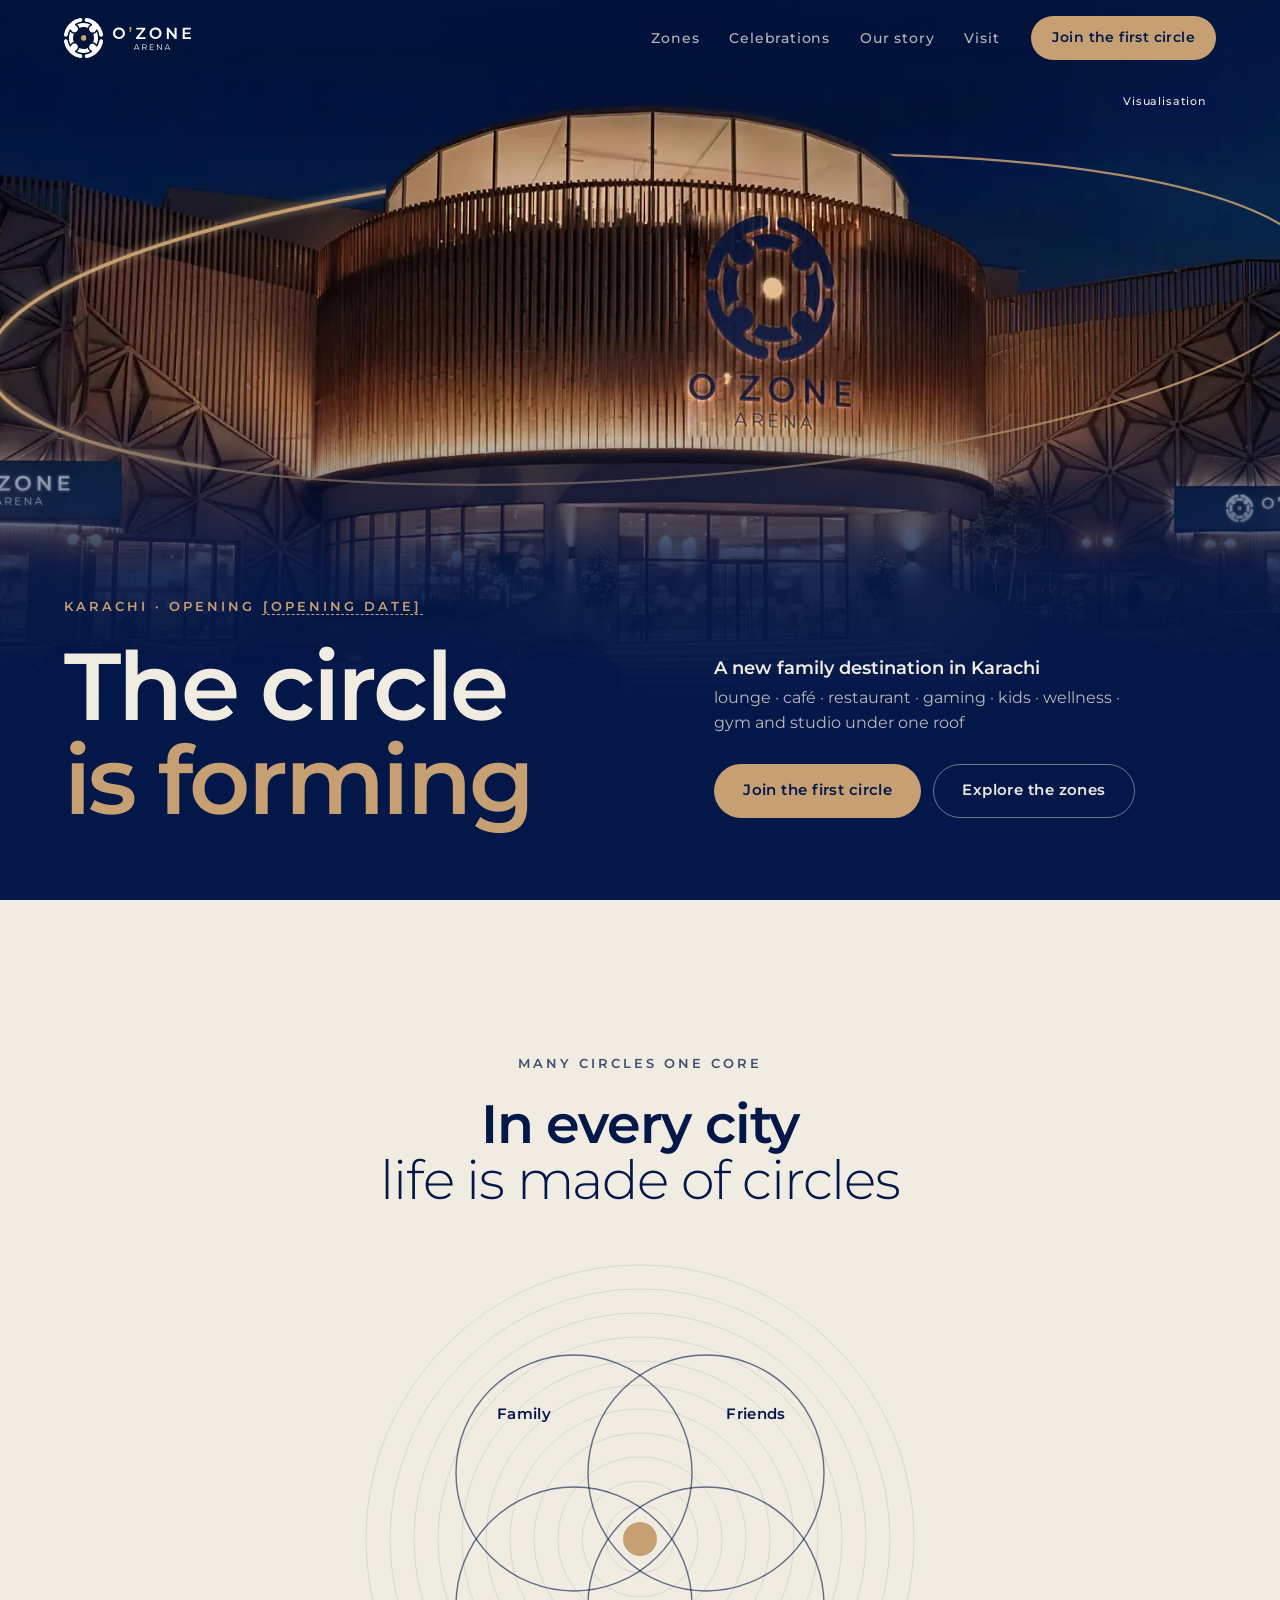
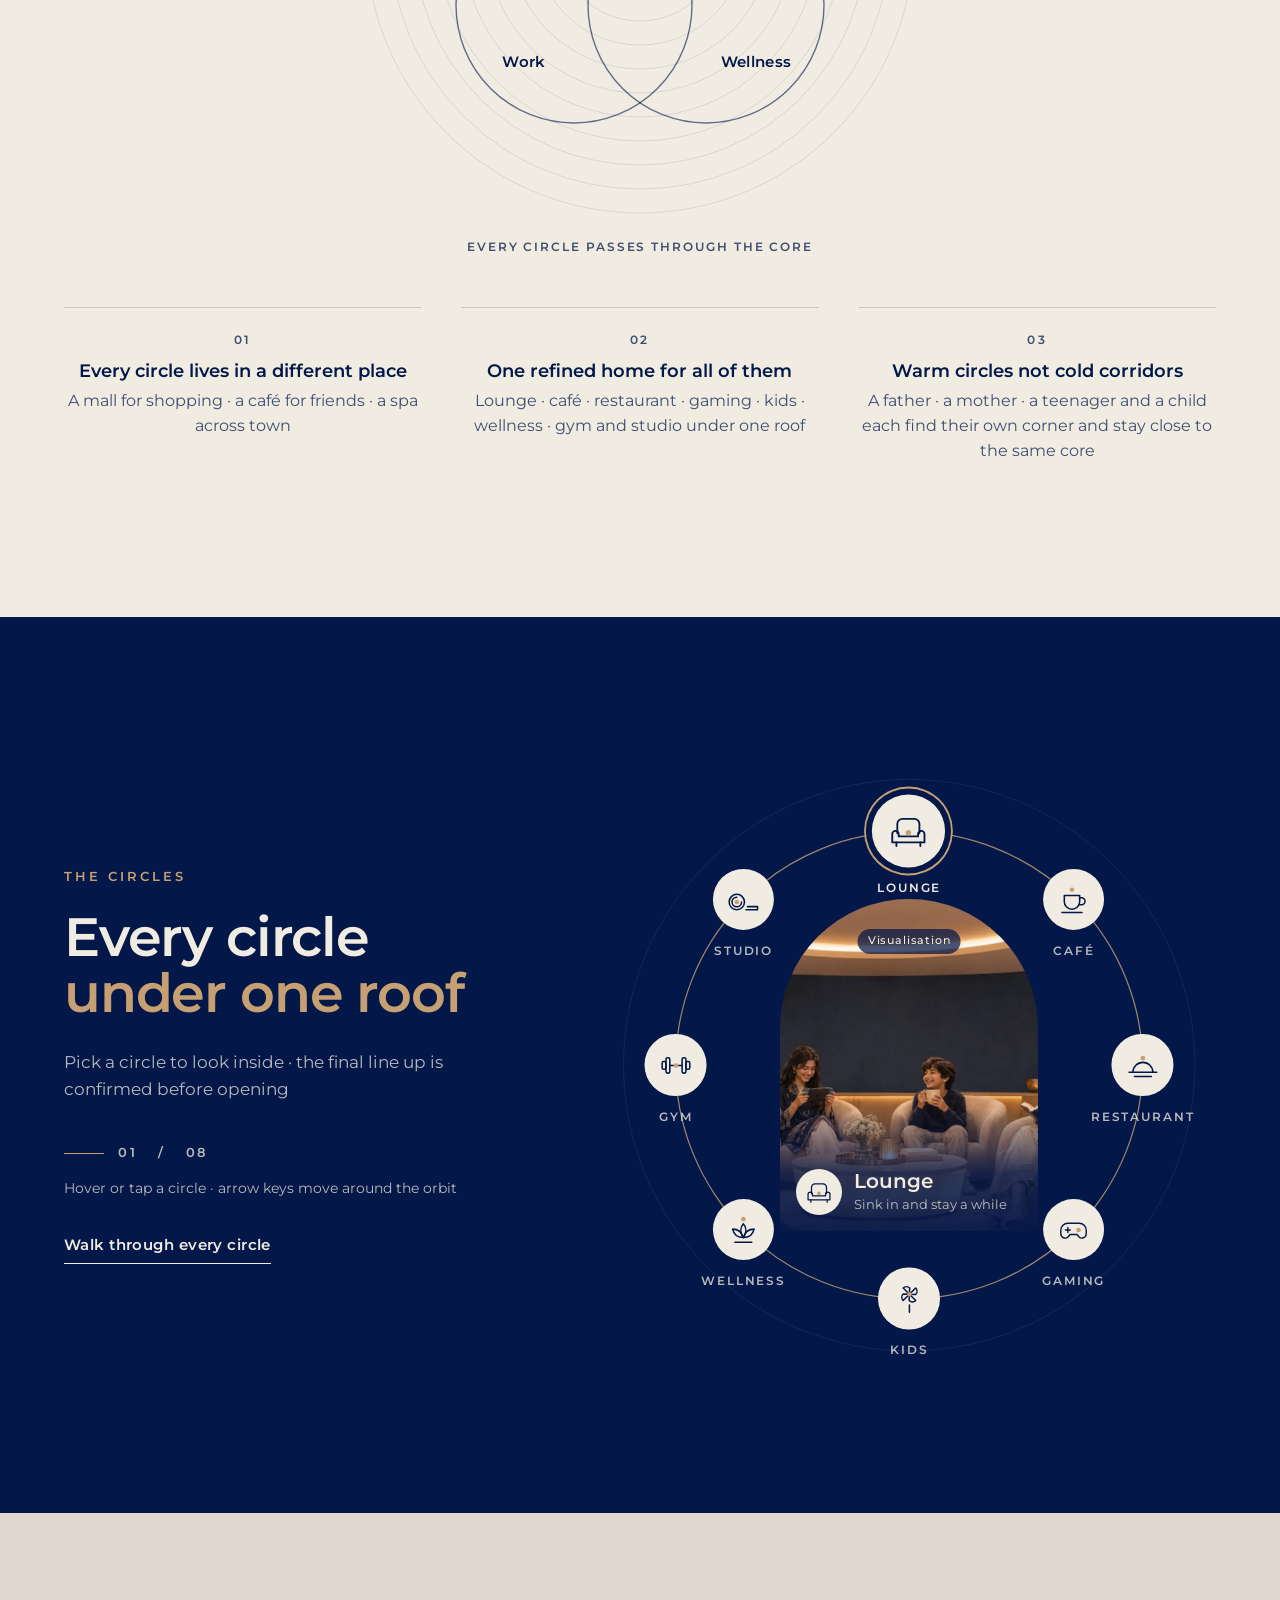
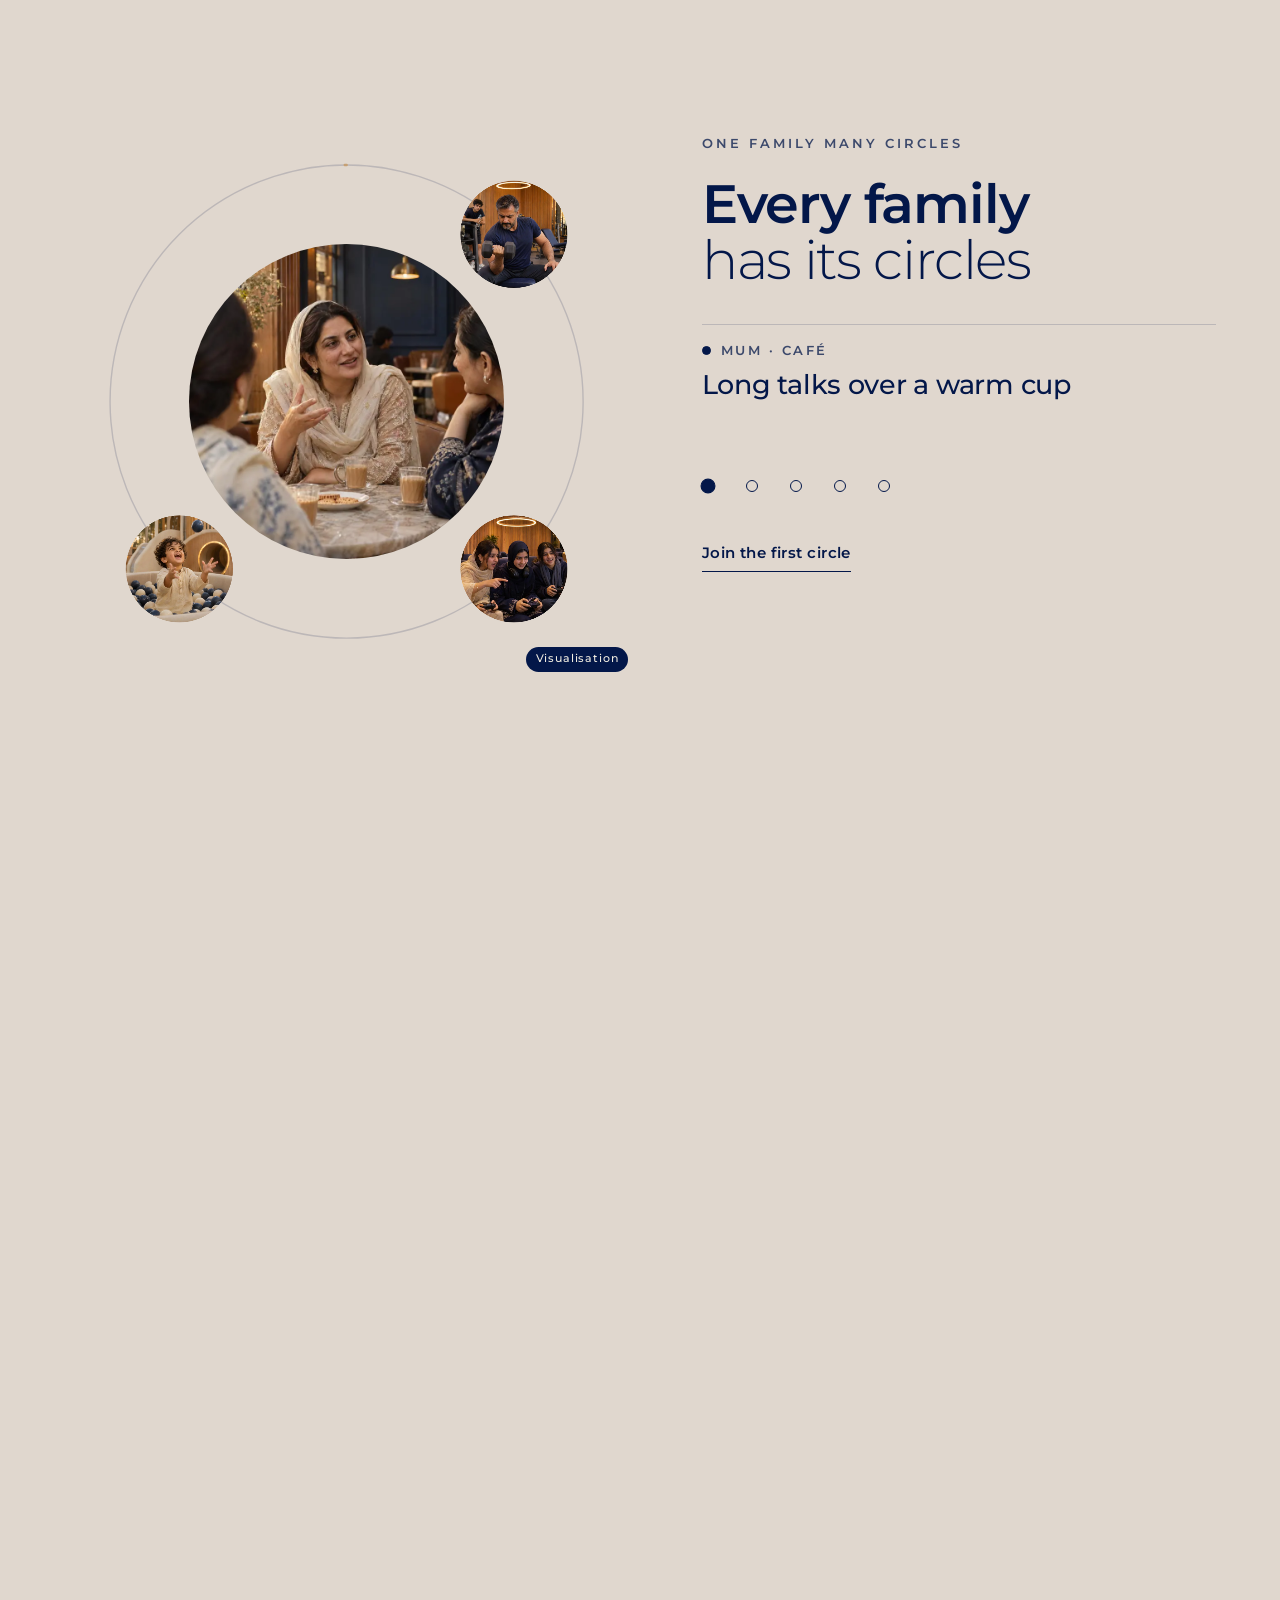
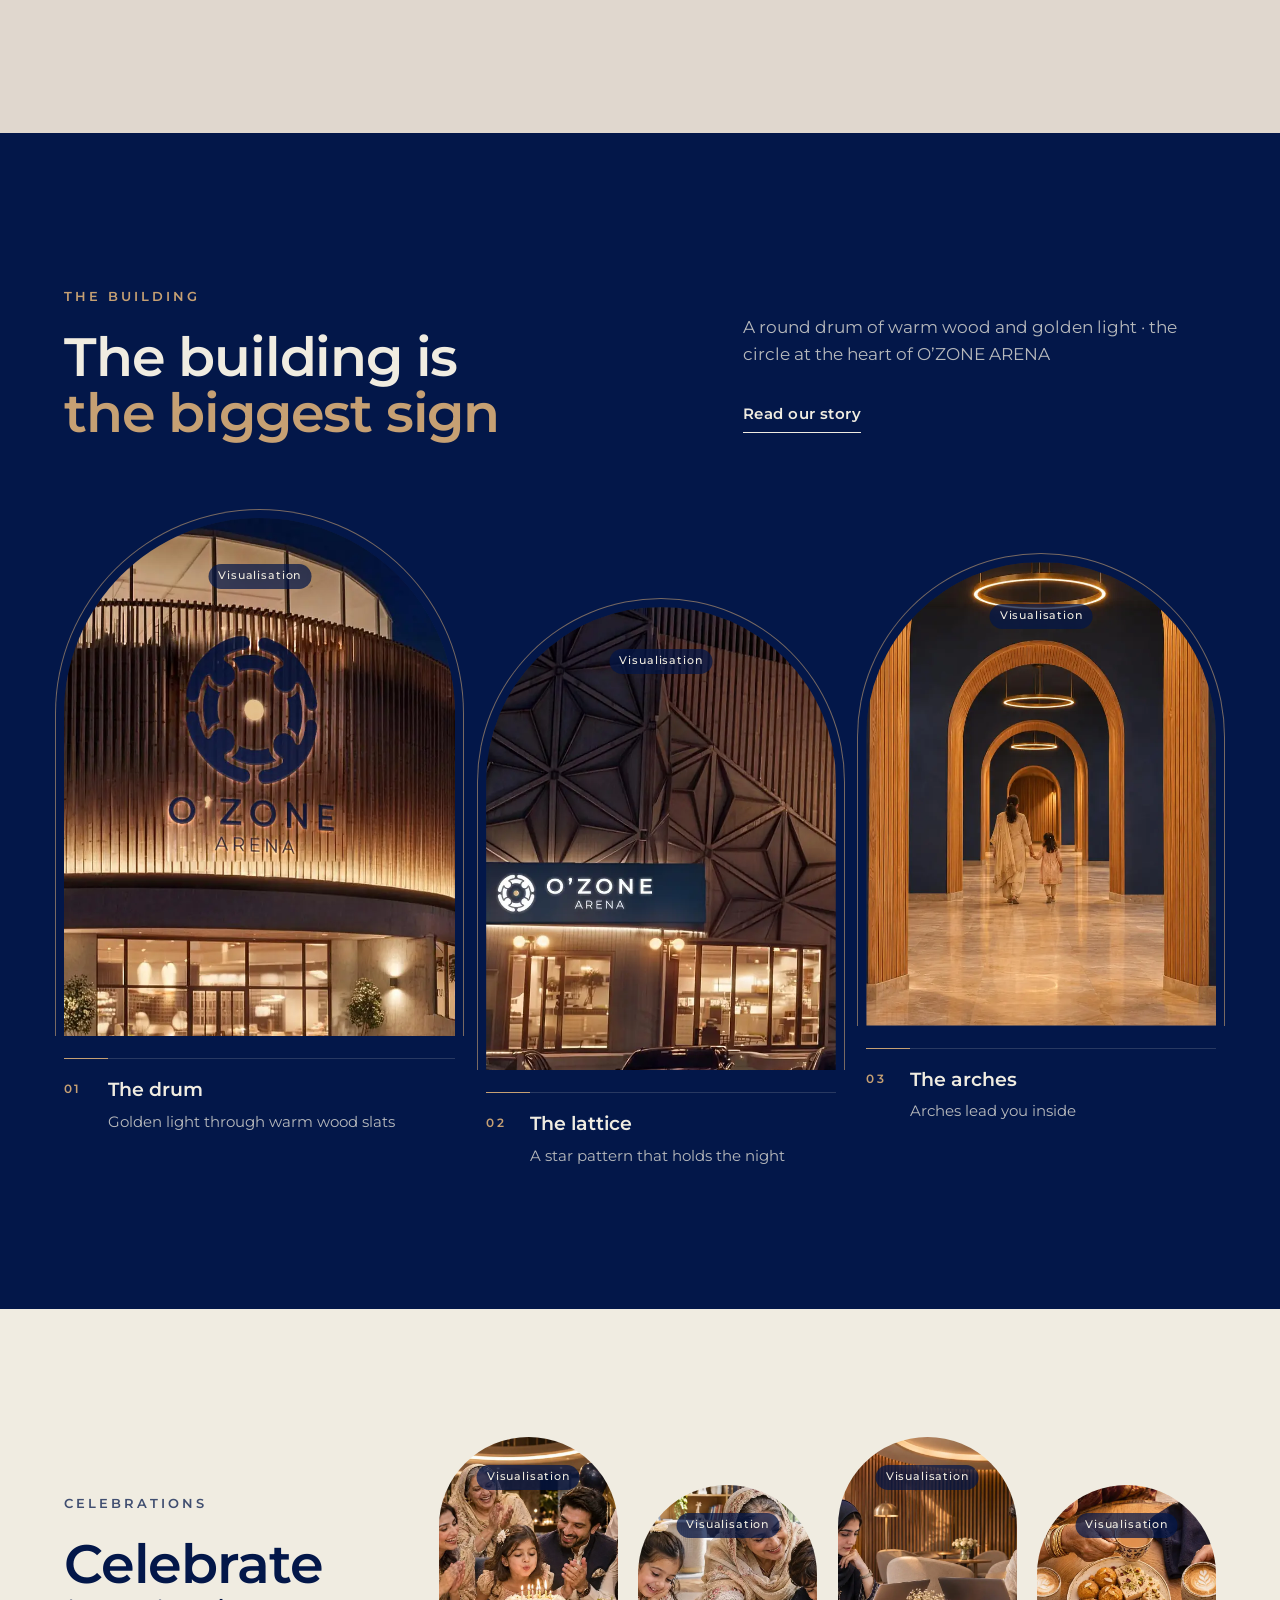
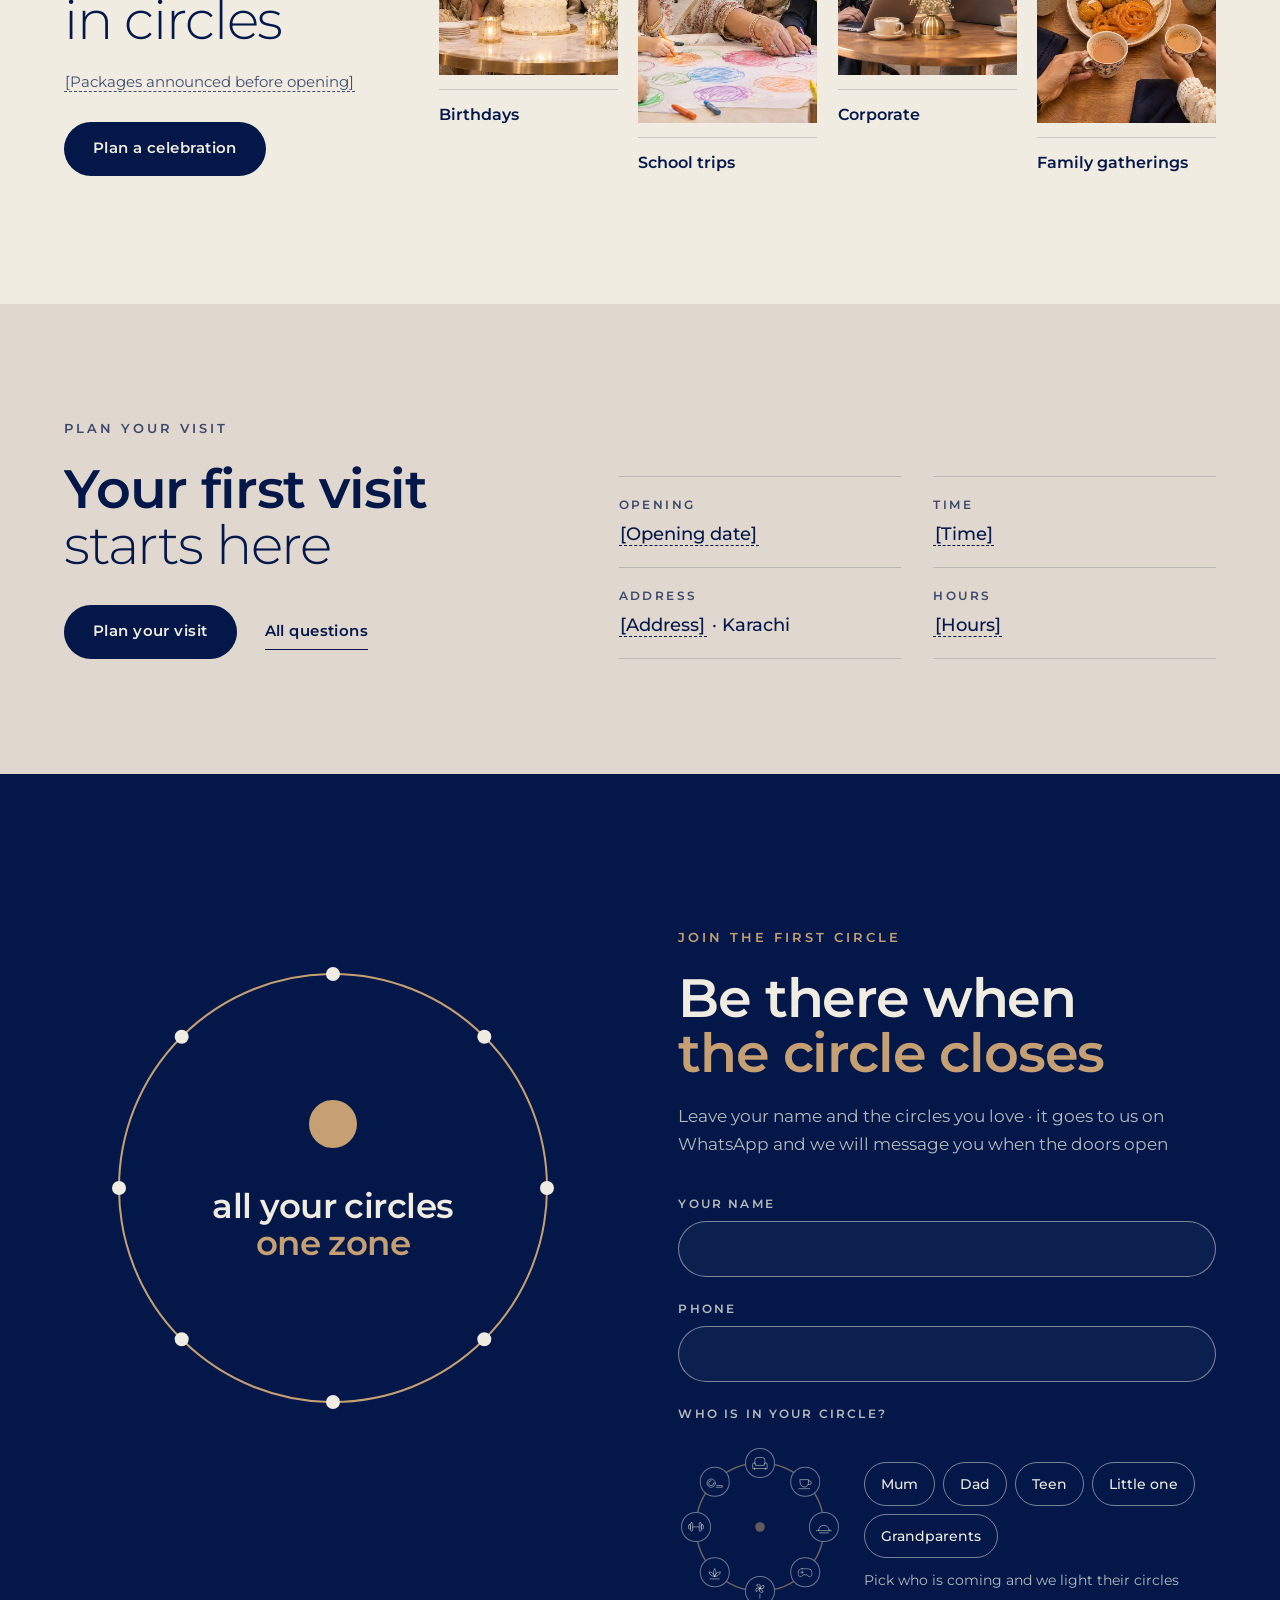
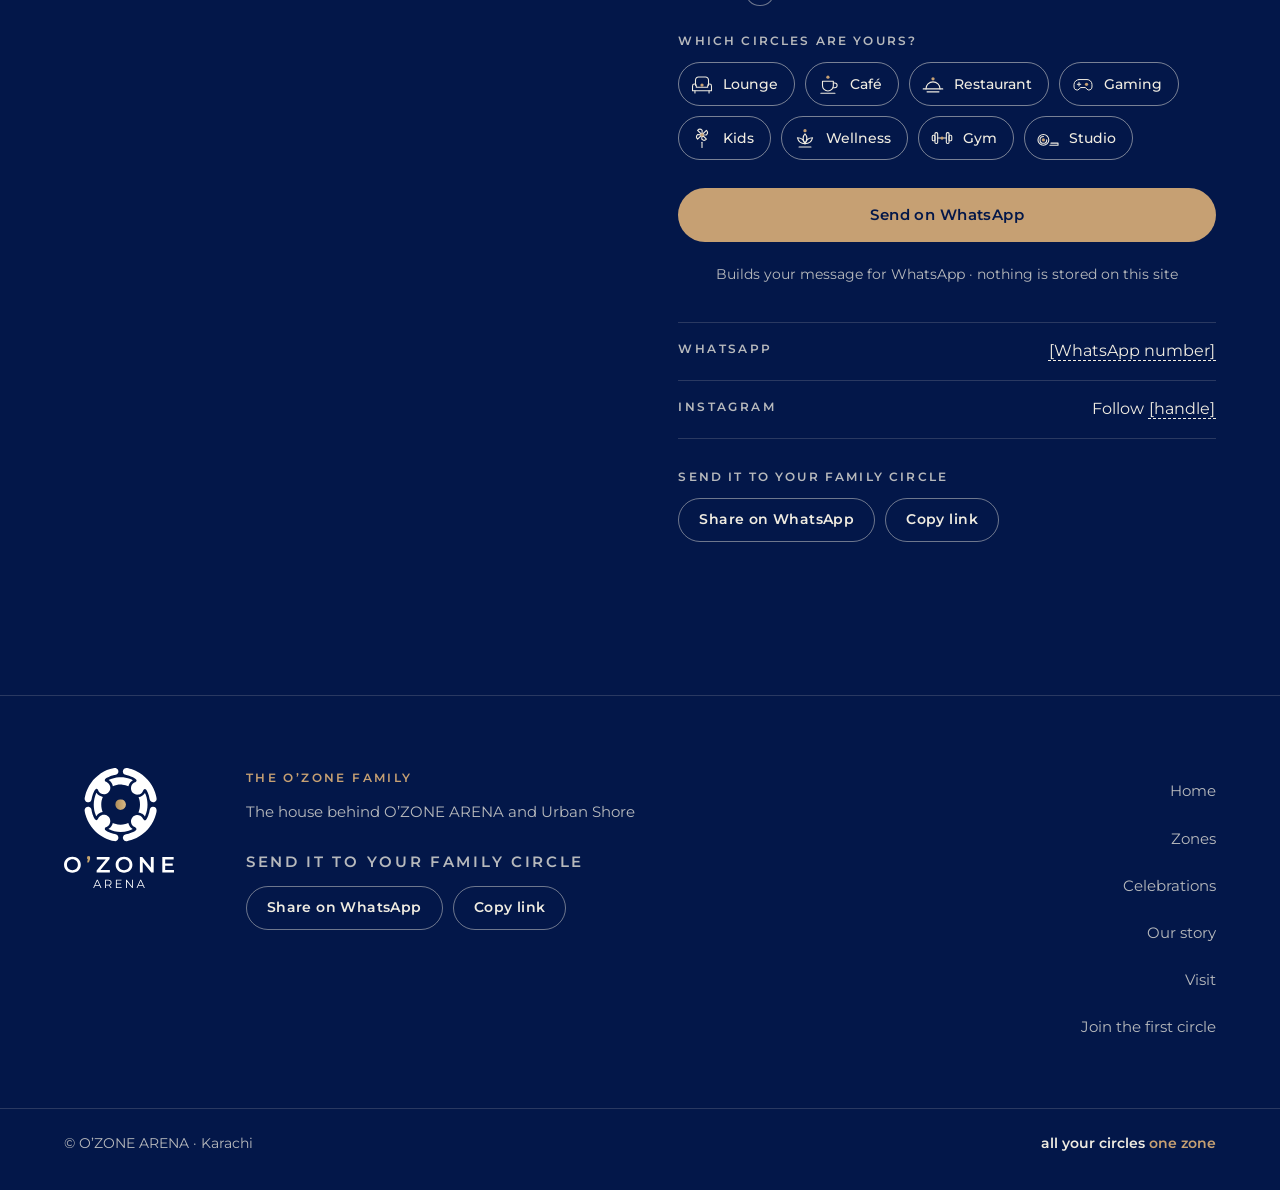
<file: index.html>
<!doctype html>
<html lang="en">
<head>
<meta charset="utf-8">
<meta name="viewport" content="width=device-width, initial-scale=1, viewport-fit=cover">
<title>O’ZONE ARENA · Karachi · all your circles one zone</title>
<meta name="description" content="O’ZONE ARENA is coming to Karachi · lounge café restaurant gaming kids wellness gym and studio under one roof · join the first circle">
<meta name="robots" content="noindex, nofollow">
<meta name="theme-color" content="#031749">
<link rel="canonical" href="https://wearemarketingbf-dotcom.github.io/ozone-arena-website/">
<meta property="og:type" content="website">
<meta property="og:site_name" content="O’ZONE ARENA">
<meta property="og:title" content="O’ZONE ARENA · The circle is forming">
<meta property="og:description" content="O’ZONE ARENA is coming to Karachi · lounge café restaurant gaming kids wellness gym and studio under one roof · join the first circle">
<meta property="og:url" content="https://wearemarketingbf-dotcom.github.io/ozone-arena-website/">
<meta property="og:image" content="https://wearemarketingbf-dotcom.github.io/ozone-arena-website/assets/og.jpg">
<meta property="og:image:width" content="1200">
<meta property="og:image:height" content="630">
<meta property="og:image:alt" content="Night visualisation of the O’ZONE ARENA building with a gold orbit">
<meta name="twitter:card" content="summary_large_image">
<link rel="icon" href="assets/favicon-48.png" sizes="48x48" type="image/png">
<link rel="icon" href="assets/mark-color.svg" type="image/svg+xml">
<link rel="apple-touch-icon" href="assets/apple-touch-icon.png">
<link rel="preload" href="assets/fonts/montserrat-latin-500-normal.woff2" as="font" type="font/woff2" crossorigin>
<link rel="preload" href="assets/fonts/montserrat-latin-600-normal.woff2" as="font" type="font/woff2" crossorigin>
<link rel="stylesheet" href="css/site.css">
<script>
  // motion is an enhancement · without js every section renders static and complete
  // round 6 · reduced motion gets calm motion · the scroll linked story stays · parallax · big moves · loops and autoplay go
  (function () {
    var d = document.documentElement; d.classList.add('js', 'motion');
    if (window.matchMedia && window.matchMedia('(prefers-reduced-motion: reduce)').matches) d.classList.add('calm');
  })();
</script>
</head>
<body data-page="index">
<a class="skip" href="#main">Skip to content</a>

<header class="hdr" id="hdr">
  <div class="hdr__in">
    <a class="brand" href="#top" aria-label="O’ZONE ARENA · home">
      <img class="brand__mark" src="assets/mark-whitegold.svg" alt="" width="40" height="41">
      <img class="brand__word" src="assets/wordarena-whitegold.svg" alt="" width="79" height="23">
    </a>
    <nav class="nav" aria-label="Main">
      <ul>
        <li><a href="zones.html">Zones</a></li>
        <li><a href="celebrations.html">Celebrations</a></li>
        <li><a href="story.html">Our story</a></li>
        <li><a href="visit.html">Visit</a></li>
      </ul>
    </nav>
    <a class="btn btn--gold btn--sm hdr__cta" href="#join">Join the first circle</a>
    <button class="menu-btn" type="button" aria-expanded="false" aria-controls="mnav"><span class="menu-btn__ring" aria-hidden="true"><svg class="menu-btn__prog" viewBox="0 0 30 30" focusable="false"><circle cx="15" cy="15" r="14.25" pathLength="1"/></svg></span><span class="menu-btn__t">Menu</span></button>
  </div>
</header>
<div class="mnav" id="mnav" hidden>
  <nav aria-label="Mobile">
    <ul>
        <li><a href="#top" aria-current="page">Home</a></li>
        <li><a href="zones.html">Zones</a></li>
        <li><a href="celebrations.html">Celebrations</a></li>
        <li><a href="story.html">Our story</a></li>
        <li><a href="visit.html">Visit</a></li>
        <li><a href="#join">Join the first circle</a></li>
    </ul>
  </nav>
  <p class="mnav__tag">all your circles <span>one zone</span></p>
</div>

<!-- orbit spine · a quiet page progress ring that hands over to the closing orbit at the end -->
<div class="spine is-off" aria-hidden="true">
  <svg viewBox="0 0 48 48"><circle class="spine__track" cx="24" cy="24" r="20"/><circle class="spine__arc" cx="24" cy="24" r="20" pathLength="1"/></svg>
  <span class="spine__label">01 · The circle is forming</span>
</div>

<main id="main">

<!-- 1 · HERO -->
<section class="hero" id="top" aria-labelledby="hero-h" data-spine="01 · The circle is forming">
  <div class="hero__media">
    <div class="hero__box">
      <img class="hero__img" src="assets/hero-1600.webp" srcset="assets/hero-1000.webp 1000w, assets/hero-1600.webp 1600w, assets/hero-1800.webp 1800w, assets/hero-2400.webp 2400w" sizes="(max-width: 759px) 100vh, (max-width: 1099px) and (orientation: portrait) 110vh, max(100vw, 178vh)" width="1600" height="901" alt="Night visualisation of the O’ZONE ARENA building · a round drum of warm wood slats glowing gold with the symbol on its face" fetchpriority="high" decoding="async">
      <svg class="hero__orbit" viewBox="0 0 3198 1800" preserveAspectRatio="none" aria-hidden="true" focusable="false">
        <defs>
          <mask id="drumMask" maskUnits="userSpaceOnUse" x="0" y="0" width="3198" height="1800">
            <rect width="3198" height="1800" fill="#fff"/>
            <path d="M944 905V642C962 566 1030 532 1088 522L1094 470C1180 384 1400 348 1620 348C1840 348 2060 384 2146 470L2152 522C2210 532 2282 566 2298 642V905Z" fill="#000"/>
          </mask>
        </defs>
        <g mask="url(#drumMask)">
          <g class="orbit-w" transform="rotate(-4 1625 765)">
            <path class="orbit-base" d="M2960 765A1335 318 0 1 1 290 765A1335 318 0 1 1 2960 765" pathLength="1000"/>
            <path class="orbit-arc" d="M2960 765A1335 318 0 1 1 290 765A1335 318 0 1 1 2960 765" pathLength="1000"/>
          </g>
          <g class="orbit-n" transform="rotate(-6 1625 760)">
            <path class="orbit-base" d="M2525 760A900 420 0 1 1 725 760A900 420 0 1 1 2525 760" pathLength="1000"/>
            <path class="orbit-arc" d="M2525 760A900 420 0 1 1 725 760A900 420 0 1 1 2525 760" pathLength="1000"/>
          </g>
        </g>
      </svg>
    </div>
  </div>
  <div class="hero__floor" aria-hidden="true"></div>
  <div class="wrap hero__content">
    <div class="hero__head">
      <p class="vis-tag vis-tag--hero">Visualisation</p>
      <p class="eyebrow">Karachi · opening <span class="ph">[Opening date]</span></p>
      <h1 id="hero-h" class="display"><span class="ln"><span>The circle</span></span><span class="ln ln--gold"><span>is forming</span></span></h1>
    </div>
    <div class="hero__side">
      <p class="lede"><span class="lede__k">A new family destination in Karachi</span><span class="vh"> · </span><span class="js-zone-list-lc">lounge · café · restaurant · gaming · kids · wellness · gym and studio</span> under one roof</p>
      <div class="actions">
        <a class="btn btn--gold" href="#join">Join the first circle</a>
        <a class="btn btn--line" href="#zones">Explore the zones</a>
      </div>
    </div>
  </div>
</section>

<!-- 2 · MANY CIRCLES ONE CORE -->
<section class="many" id="circles" aria-labelledby="many-h" data-spine="02 · Many circles one core">
  <div class="wrap many__grid">
    <div class="many__head">
      <p class="eyebrow eyebrow--ink">Many circles one core</p>
      <h2 id="many-h" class="h2 reveal"><span class="ln"><span>In every city</span></span><span class="ln ln--light"><span>life is made of circles</span></span></h2>
    </div>
    <figure class="many__art">
      <svg class="ripple" viewBox="0 0 560 560" role="img" aria-labelledby="ripple-t">
        <title id="ripple-t">Four circles named family friends work and wellness meet around one golden core</title>
        <g class="ripple__rings" fill="none"></g>
        <g class="ripple__circles" fill="none">
          <g class="rc" data-x="-1" data-y="-1" transform="translate(214 214)"><circle r="118"/><text x="-50" y="-58">Family</text></g>
          <g class="rc" data-x="1" data-y="-1" transform="translate(346 214)"><circle r="118"/><text x="50" y="-58">Friends</text></g>
          <g class="rc" data-x="-1" data-y="1" transform="translate(214 346)"><circle r="118"/><text x="-50" y="58">Work</text></g>
          <g class="rc" data-x="1" data-y="1" transform="translate(346 346)"><circle r="118"/><text x="50" y="58">Wellness</text></g>
        </g>
        <circle class="ripple__core" cx="280" cy="280" r="17"/>
      </svg>
      <figcaption>Every circle passes through the core</figcaption>
    </figure>
    <ol class="lines">
      <li><span class="lines__n">01</span><h3>Every circle lives in a different place</h3><p>A mall for shopping · a café for friends · a spa across town</p></li>
      <li><span class="lines__n">02</span><h3>One refined home for all of them</h3><p class="js-zone-list">Lounge · café · restaurant · gaming · kids · wellness · gym and studio under one roof</p></li>
      <li><span class="lines__n">03</span><h3>Warm circles not cold corridors</h3><p>A father · a mother · a teenager and a child each find their own corner and stay close to the same core</p></li>
    </ol>
  </div>
</section>

<!-- 3 · THE CIRCLES (ZONES) · rendered from the ZONES array in js/site.js -->
<section class="zones" id="zones" aria-labelledby="zones-h" data-spine="03 · The circles">
  <div class="wrap zones__grid">
    <div class="zones__text">
      <p class="eyebrow">The circles</p>
      <h2 id="zones-h" class="h2 reveal"><span class="ln"><span>Every circle</span></span><span class="ln ln--gold"><span>under one roof</span></span></h2>
      <p class="body">Pick a circle to look inside · the final line up is confirmed before opening</p>
      <p class="zones__now"><span class="js-zi">01</span>&nbsp;/&nbsp;<span class="js-zn">08</span></p>
      <noscript><p class="body zones__nojs">Lounge · Café · Restaurant · Gaming · Kids · Wellness · Gym · Studio</p></noscript>
      <p class="zones__hint"><span class="hint-orbit">Hover or tap a circle · arrow keys move around the orbit</span><span class="hint-deck">Swipe through the circles</span></p>
      <a class="txtlink txtlink--d" href="zones.html">Walk through every circle</a>
    </div>
    <div class="orbit" aria-label="Zones">
      <svg class="orbit__ring" viewBox="0 0 100 100" aria-hidden="true" focusable="false"><circle class="orbit__ripple" cx="50" cy="50" r="46.5"/><circle class="orbit__line" cx="50" cy="50" r="38" pathLength="1"/></svg>
      <ul class="orbit__list" role="list"></ul>
      <div class="orbit__panel arch">
        <div class="orbit__layers"></div>
        <div class="orbit__cap" aria-live="polite"><span class="orbit__icon"></span><span><span class="orbit__name js-pname">Lounge</span><span class="orbit__pline js-pline">Sink in and stay a while</span></span></div>
        <p class="vis-tag">Visualisation</p>
      </div>
    </div>
    <!-- mobile · horizontal snap carousel of arch cards -->
    <div class="deck">
      <div class="deck__track" tabindex="0" role="region" aria-label="Zones · scroll sideways"></div>
      <div class="deck__ctrl">
        <button class="circ-btn js-prev" type="button" aria-label="Previous zone"><svg viewBox="0 0 24 24" aria-hidden="true"><path d="M14.5 6l-6 6 6 6"/></svg></button>
        <span class="deck__count" aria-hidden="true"><span class="js-di">01</span> / <span class="js-dn">08</span></span>
        <button class="circ-btn js-next" type="button" aria-label="Next zone"><svg viewBox="0 0 24 24" aria-hidden="true"><path d="M9.5 6l6 6-6 6"/></svg></button>
      </div>
    </div>
  </div>
</section>

<!-- 4 · ONE FAMILY MANY CIRCLES · pinned story (static list without motion) -->
<section class="story" id="family" aria-labelledby="story-h" data-spine="04 · One family many circles" data-dock-pin>
  <div class="story__pin">
    <div class="wrap story__grid">
      <div class="story__stage">
        <svg class="story__ring" viewBox="0 0 100 100" aria-hidden="true" focusable="false"><circle class="story__track" cx="50" cy="50" r="42"/><circle class="story__arc" cx="50" cy="50" r="42" pathLength="1"/></svg>
        <figure class="pc" data-i="0"><img src="assets/fam-mum.webp" width="760" height="760" loading="lazy" decoding="async" alt="A mother laughing with friends over chai at a café table"></figure>
        <figure class="pc" data-i="1"><img src="assets/fam-dad.webp" width="760" height="760" loading="lazy" decoding="async" alt="A father training with a dumbbell in a warm wood gym"></figure>
        <figure class="pc" data-i="2"><img src="assets/fam-teen-squad.webp" width="760" height="760" loading="lazy" decoding="async" alt="Three teenage girls playing a console game together"></figure>
        <figure class="pc" data-i="3"><img src="assets/fam-kids-pit.webp" width="760" height="760" loading="lazy" decoding="async" alt="A little boy laughing in a navy and cream ball pit"></figure>
        <figure class="pc pc--table" data-i="4"><img src="assets/fam-table.webp" width="960" height="960" loading="lazy" decoding="async" alt="Three generations of a family talking around one round table in a sunlit lounge"></figure>
        <p class="vis-tag">Visualisation</p>
      </div>
      <div class="story__text">
        <p class="eyebrow eyebrow--ink">One family many circles</p>
        <h2 id="story-h" class="h2 reveal"><span class="ln"><span>Every family</span></span><span class="ln ln--light"><span>has its circles</span></span></h2>
        <ol class="chapters">
          <li class="ch" data-ch="0"><p class="ch__k"><span class="ch__dot" aria-hidden="true"></span>Mum · Café</p><p class="ch__t">Long talks over a warm cup</p></li>
          <li class="ch" data-ch="1"><p class="ch__k"><span class="ch__dot" aria-hidden="true"></span>Dad · Gym</p><p class="ch__t">Train with your people</p></li>
          <li class="ch" data-ch="2"><p class="ch__k"><span class="ch__dot" aria-hidden="true"></span>Teen · Gaming</p><p class="ch__t">Bring your player two</p></li>
          <li class="ch" data-ch="3"><p class="ch__k"><span class="ch__dot" aria-hidden="true"></span>Little one · Kids</p><p class="ch__t">Little ones run the show</p></li>
          <li class="ch ch--end" data-ch="4"><p class="ch__k"><span class="ch__dot" aria-hidden="true"></span>Then</p><p class="ch__t">Every circle meets at one table</p></li>
        </ol>
        <div class="steps" role="group" aria-label="Story chapters">
          <button type="button" data-go="0" aria-label="Mum at the café"></button>
          <button type="button" data-go="1" aria-label="Dad at the gym"></button>
          <button type="button" data-go="2" aria-label="Teen at gaming"></button>
          <button type="button" data-go="3" aria-label="Little one at kids"></button>
          <button type="button" data-go="4" aria-label="Every circle at one table"></button>
        </div>
        <a class="txtlink" href="#join">Join the first circle</a>
        <div class="share share--story">
  <p class="share__k">Send it to your family circle</p>
  <div class="share__row"><a class="btn btn--inkline btn--sm js-share" href="https://wa.me/?text=O%E2%80%99ZONE%20ARENA%20is%20coming%20to%20Karachi%20%C2%B7%20all%20your%20circles%20one%20zone%20%C2%B7%20https%3A//wearemarketingbf-dotcom.github.io/ozone-arena-website/" target="_blank" rel="noopener">Share on WhatsApp</a><button class="btn btn--inkline btn--sm js-copy" type="button">Copy link</button></div>
  <p class="share__status" role="status" aria-live="polite"></p>
</div>
      </div>
    </div>
  </div>
</section>

<!-- 5 · THE BUILDING -->
<section class="bld" id="building" aria-labelledby="bld-h" data-spine="05 · The building">
  <div class="wrap bld__head">
    <div>
      <p class="eyebrow">The building</p>
      <h2 id="bld-h" class="h2 reveal"><span class="ln"><span>The building is</span></span><span class="ln ln--gold"><span>the biggest sign</span></span></h2>
    </div>
    <div class="bld__intro"><p class="body">A round drum of warm wood and golden light · the circle at the heart of O’ZONE ARENA</p><a class="txtlink txtlink--d" href="story.html">Read our story</a></div>
  </div>
  <div class="wrap bld__row">
    <figure class="pillar pillar--1">
      <div class="frame"><div class="arch arch--rise"><img src="assets/bld-drum.webp" width="820" height="1027" loading="lazy" decoding="async" alt="Close view of the drum at night · vertical wood slats lit gold with the O’ZONE ARENA sign"><p class="vis-tag">Visualisation</p></div></div>
      <figcaption><span class="pillar__n">01</span><span class="pillar__t">The drum</span><span class="pillar__d">Golden light through warm wood slats</span></figcaption>
    </figure>
    <figure class="pillar pillar--2">
      <div class="frame"><div class="arch arch--rise"><img src="assets/bld-lattice.webp" width="760" height="950" loading="lazy" decoding="async" alt="The side wing at night · a star lattice facade above a lit O’ZONE ARENA sign band"><p class="vis-tag">Visualisation</p></div></div>
      <figcaption><span class="pillar__n">02</span><span class="pillar__t">The lattice</span><span class="pillar__d">A star pattern that holds the night</span></figcaption>
    </figure>
    <figure class="pillar pillar--3">
      <div class="frame"><div class="arch arch--rise"><img src="assets/bld-arches.webp" width="760" height="1014" loading="lazy" decoding="async" alt="A corridor of warm wood arches with ring lights leading inside"><p class="vis-tag">Visualisation</p></div></div>
      <figcaption><span class="pillar__n">03</span><span class="pillar__t">The arches</span><span class="pillar__d">Arches lead you inside</span></figcaption>
    </figure>
  </div>
</section>

<!-- 6 · CELEBRATE IN CIRCLES · teaser for celebrations.html -->
<section class="celeb" id="celebrate" aria-labelledby="celeb-h" data-spine="06 · Celebrate in circles">
  <div class="wrap celeb__grid">
    <div class="celeb__head">
      <p class="eyebrow eyebrow--ink">Celebrations</p>
      <h2 id="celeb-h" class="h2 reveal"><span class="ln"><span>Celebrate</span></span><span class="ln ln--light"><span>in circles</span></span></h2>
      <p class="celeb__ph"><span class="ph">[Packages announced before opening]</span></p>
      <a class="btn btn--ink" href="celebrations.html">Plan a celebration</a>
    </div>
    <ul class="celeb__list">
      <li><a href="celebrations.html#birthdays"><span class="celeb__img"><img src="assets/p/ce-birthday.webp" width="640" height="853" loading="lazy" decoding="async" alt="A girl blowing out birthday candles with her family around her"><span class="vis-tag">Visualisation</span></span><span class="celeb__t">Birthdays</span></a></li>
      <li><a href="celebrations.html#school-trips"><span class="celeb__img"><img src="assets/p/ce-school.webp" width="640" height="854" loading="lazy" decoding="async" alt="A grandmother drawing circles with two children at a craft table"><span class="vis-tag">Visualisation</span></span><span class="celeb__t">School trips</span></a></li>
      <li><a href="celebrations.html#corporate"><span class="celeb__img"><img src="assets/p/ce-corporate.webp" width="640" height="854" loading="lazy" decoding="async" alt="Two colleagues working on laptops over coffee in a warm lounge"><span class="vis-tag">Visualisation</span></span><span class="celeb__t">Corporate</span></a></li>
      <li><a href="celebrations.html#family-gatherings"><span class="celeb__img"><img src="assets/p/ce-family.webp" width="640" height="854" loading="lazy" decoding="async" alt="Hands reaching for chai and sweets around one shared table"><span class="vis-tag">Visualisation</span></span><span class="celeb__t">Family gatherings</span></a></li>
    </ul>
  </div>
</section>

<!-- 7 · PLAN YOUR VISIT · compact · the full guide lives on visit.html -->
<section class="visit visit--compact" id="visit" aria-labelledby="visit-h" data-spine="07 · Plan your visit">
  <div class="wrap visit__row">
    <div class="visit__info">
      <p class="eyebrow eyebrow--ink">Plan your visit</p>
      <h2 id="visit-h" class="h2 reveal"><span class="ln"><span>Your first visit</span></span><span class="ln ln--light"><span>starts here</span></span></h2>
      <div class="visit__links"><a class="btn btn--ink" href="visit.html">Plan your visit</a><a class="txtlink" href="visit.html#questions">All questions</a></div>
    </div>
    <dl class="facts facts--grid">
      <div><dt>Opening</dt><dd><span class="ph">[Opening date]</span></dd></div>
      <div><dt>Time</dt><dd><span class="ph">[Time]</span></dd></div>
      <div><dt>Address</dt><dd><span class="ph">[Address]</span> · Karachi</dd></div>
      <div><dt>Hours</dt><dd><span class="ph">[Hours]</span></dd></div>
    </dl>
  </div>
</section>

<!-- 7 · JOIN THE FIRST CIRCLE · the orbit closes into the core -->
<section class="join" id="join" aria-labelledby="join-h" data-spine="08 · Join the first circle" data-dock-stop>
  <div class="wrap join__grid">
    <div class="close-run"><div class="close" aria-hidden="true">
      <svg class="close__svg" viewBox="0 0 520 520" focusable="false">
        <circle class="close__track" cx="260" cy="260" r="214"/>
        <circle class="close__ripple" cx="260" cy="196" r="40"/>
        <circle class="close__arc" cx="260" cy="260" r="214" pathLength="1" transform="rotate(-90 260 260)"/>
        <circle class="close__core" cx="260" cy="196" r="24"/>
      </svg>
      <ul class="close__dots"></ul>
      <p class="close__tag">all your circles<br><span>one zone</span></p>
    </div></div>
    <div class="join__form">
      <p class="eyebrow">Join the first circle</p>
      <h2 id="join-h" class="h2"><span class="ln"><span>Be there when</span></span><span class="ln ln--gold"><span>the circle closes</span></span></h2>
      <p class="body">Leave your name and the circles you love · it goes to us on WhatsApp and we will message you when the doors open</p>
      <form class="form" id="joinForm" data-wa="join" novalidate>
        <div class="field">
          <label for="f-name">Your name</label>
          <input id="f-name" name="name" type="text" autocomplete="name" required aria-describedby="e-name" data-line="Name">
          <p class="field__err" id="e-name" aria-live="polite"></p>
        </div>
        <div class="field">
          <label for="f-phone">Phone</label>
          <input id="f-phone" name="phone" type="tel" inputmode="tel" autocomplete="tel" required aria-describedby="e-phone" data-line="Phone">
          <p class="field__err" id="e-phone" aria-live="polite"></p>
        </div>
        <input type="hidden" name="family" data-line="Our circle">
        <div class="field field--set picker" data-form="joinForm" role="group" aria-labelledby="pk-h">
          <p class="picker__h" id="pk-h">Who is in your circle?</p>
          <div class="picker__body">
            <div class="picker__orbit" aria-hidden="true"></div>
            <div class="picker__side"><div class="picker__who"></div><p class="picker__out" aria-live="polite"></p></div>
          </div>
        </div>
        <fieldset class="field field--set" data-line="My circles" data-empty="Not sure yet">
          <legend>Which circles are yours?</legend>
          <div class="chips" data-chips="zones"></div>
        </fieldset>
        <button class="btn btn--gold btn--wide" type="submit">Send on WhatsApp</button>
        <p class="form__note">Builds your message for WhatsApp · nothing is stored on this site</p>
        <p class="form__status" role="status" aria-live="polite"></p>
      </form>
      <ul class="join__alt">
        <li><span class="join__k">WhatsApp</span><a class="js-wa"><span class="ph js-wa-num">[WhatsApp number]</span></a></li>
        <li><span class="join__k">Instagram</span><a class="js-ig">Follow <span class="ph js-ig-handle">[handle]</span></a></li>
      </ul>
      <div class="share share--join">
  <p class="share__k">Send it to your family circle</p>
  <div class="share__row"><a class="btn btn--line btn--sm js-share" href="https://wa.me/?text=O%E2%80%99ZONE%20ARENA%20is%20coming%20to%20Karachi%20%C2%B7%20all%20your%20circles%20one%20zone%20%C2%B7%20https%3A//wearemarketingbf-dotcom.github.io/ozone-arena-website/" target="_blank" rel="noopener">Share on WhatsApp</a><button class="btn btn--line btn--sm js-copy" type="button">Copy link</button></div>
  <p class="share__status" role="status" aria-live="polite"></p>
</div>
    </div>
  </div>
</section>
</main>

<footer class="ftr" data-spine="09 · O’ZONE">
  <div class="wrap ftr__grid">
    <img class="ftr__logo" src="assets/full-whitegold.svg" width="110" height="120" alt="O’ZONE ARENA" loading="lazy">
    <div class="ftr__fam">
      <p class="ftr__k">The O’ZONE family</p>
      <p>The house behind O’ZONE ARENA and Urban&nbsp;Shore</p>
      <div class="share share--ftr">
  <p class="share__k">Send it to your family circle</p>
  <div class="share__row"><a class="btn btn--line btn--sm js-share" href="https://wa.me/?text=O%E2%80%99ZONE%20ARENA%20is%20coming%20to%20Karachi%20%C2%B7%20all%20your%20circles%20one%20zone%20%C2%B7%20https%3A//wearemarketingbf-dotcom.github.io/ozone-arena-website/" target="_blank" rel="noopener">Share on WhatsApp</a><button class="btn btn--line btn--sm js-copy" type="button">Copy link</button></div>
  <p class="share__status" role="status" aria-live="polite"></p>
</div>
    </div>
    <nav class="ftr__nav" aria-label="Footer">
      <ul><li><a href="index.html">Home</a></li><li><a href="zones.html">Zones</a></li><li><a href="celebrations.html">Celebrations</a></li><li><a href="story.html">Our story</a></li><li><a href="visit.html">Visit</a></li><li><a href="first-circle.html">Join the first circle</a></li></ul>
    </nav>
  </div>
  <div class="wrap ftr__base">
    <p>© O’ZONE ARENA · Karachi</p>
    <p class="ftr__tag">all your circles <span>one zone</span></p>
  </div>
</footer>
<!-- mobile · sticky call to action -->
<div class="dock" aria-hidden="true"><a class="btn btn--gold btn--wide" href="#join" tabindex="-1">Join the first circle</a></div>

<script src="js/core.js" defer></script>
<script src="js/home.js" defer></script>
</body>
</html>
</file>
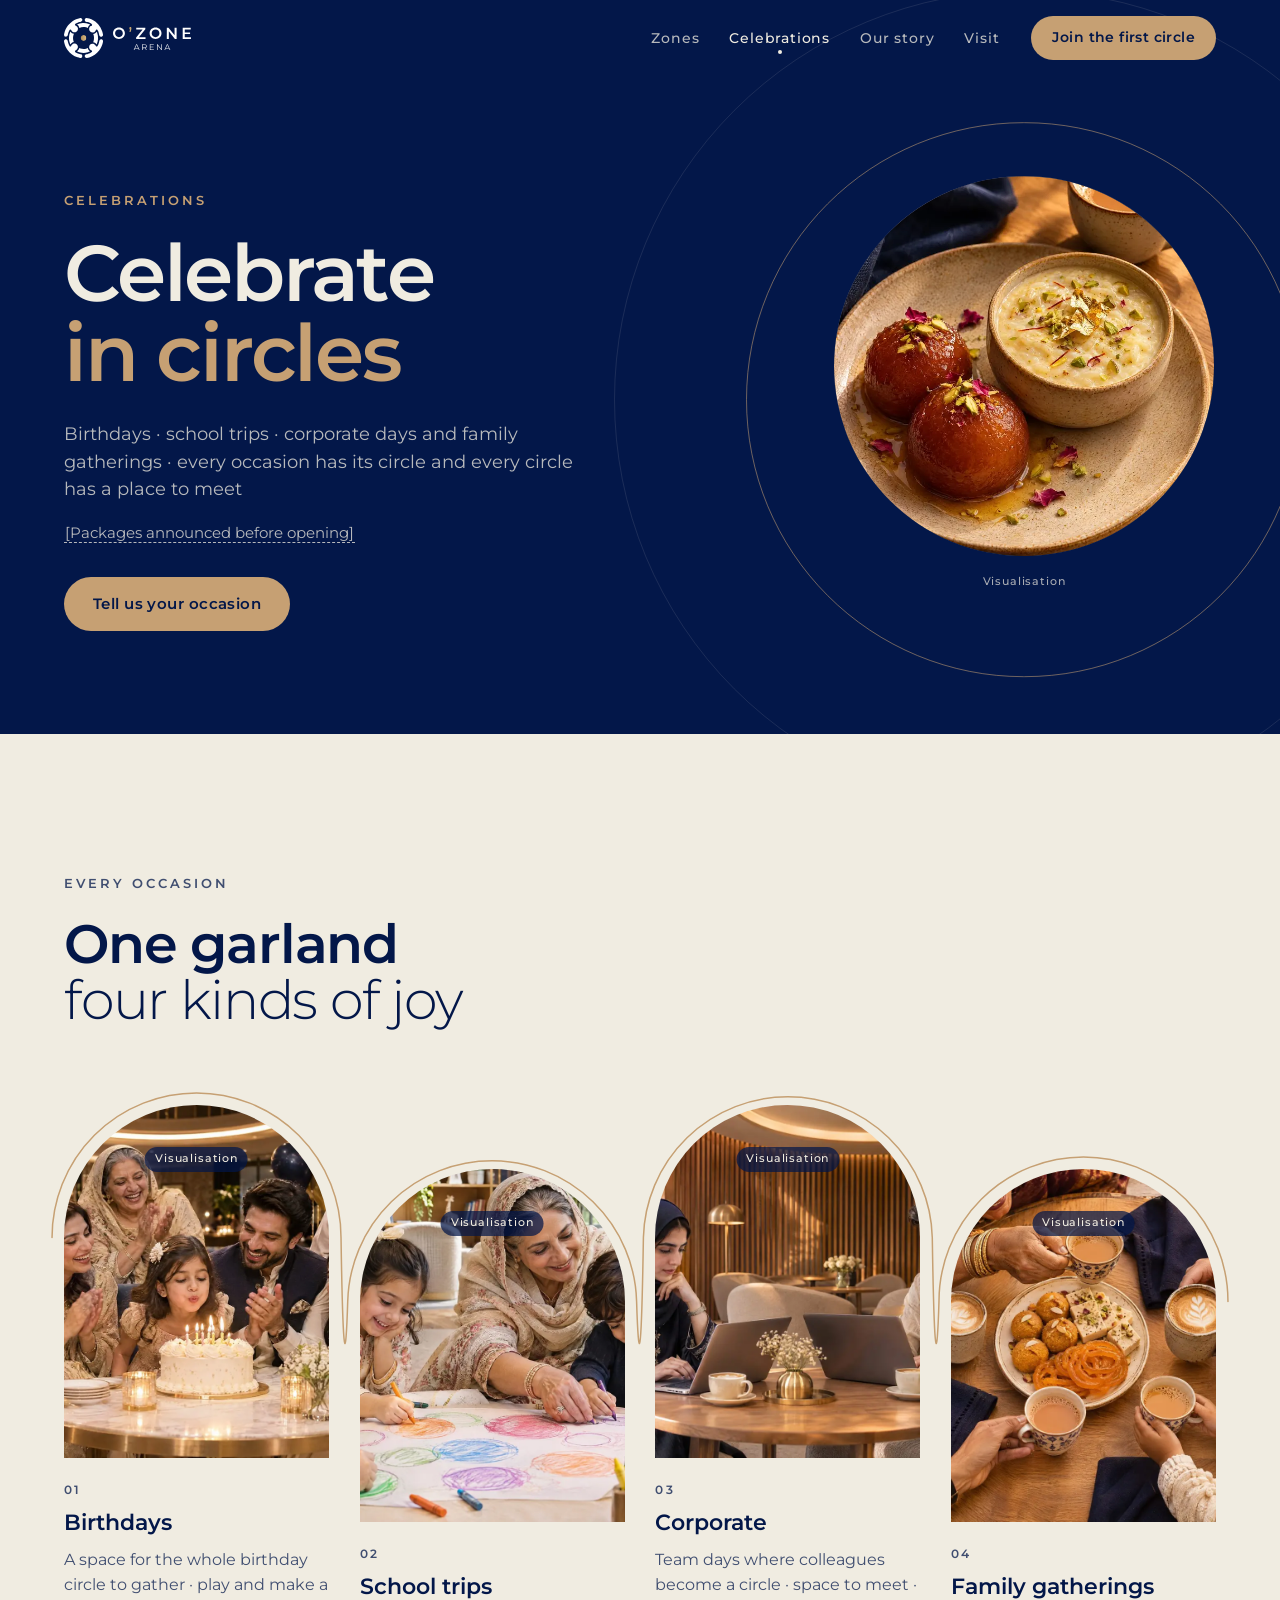
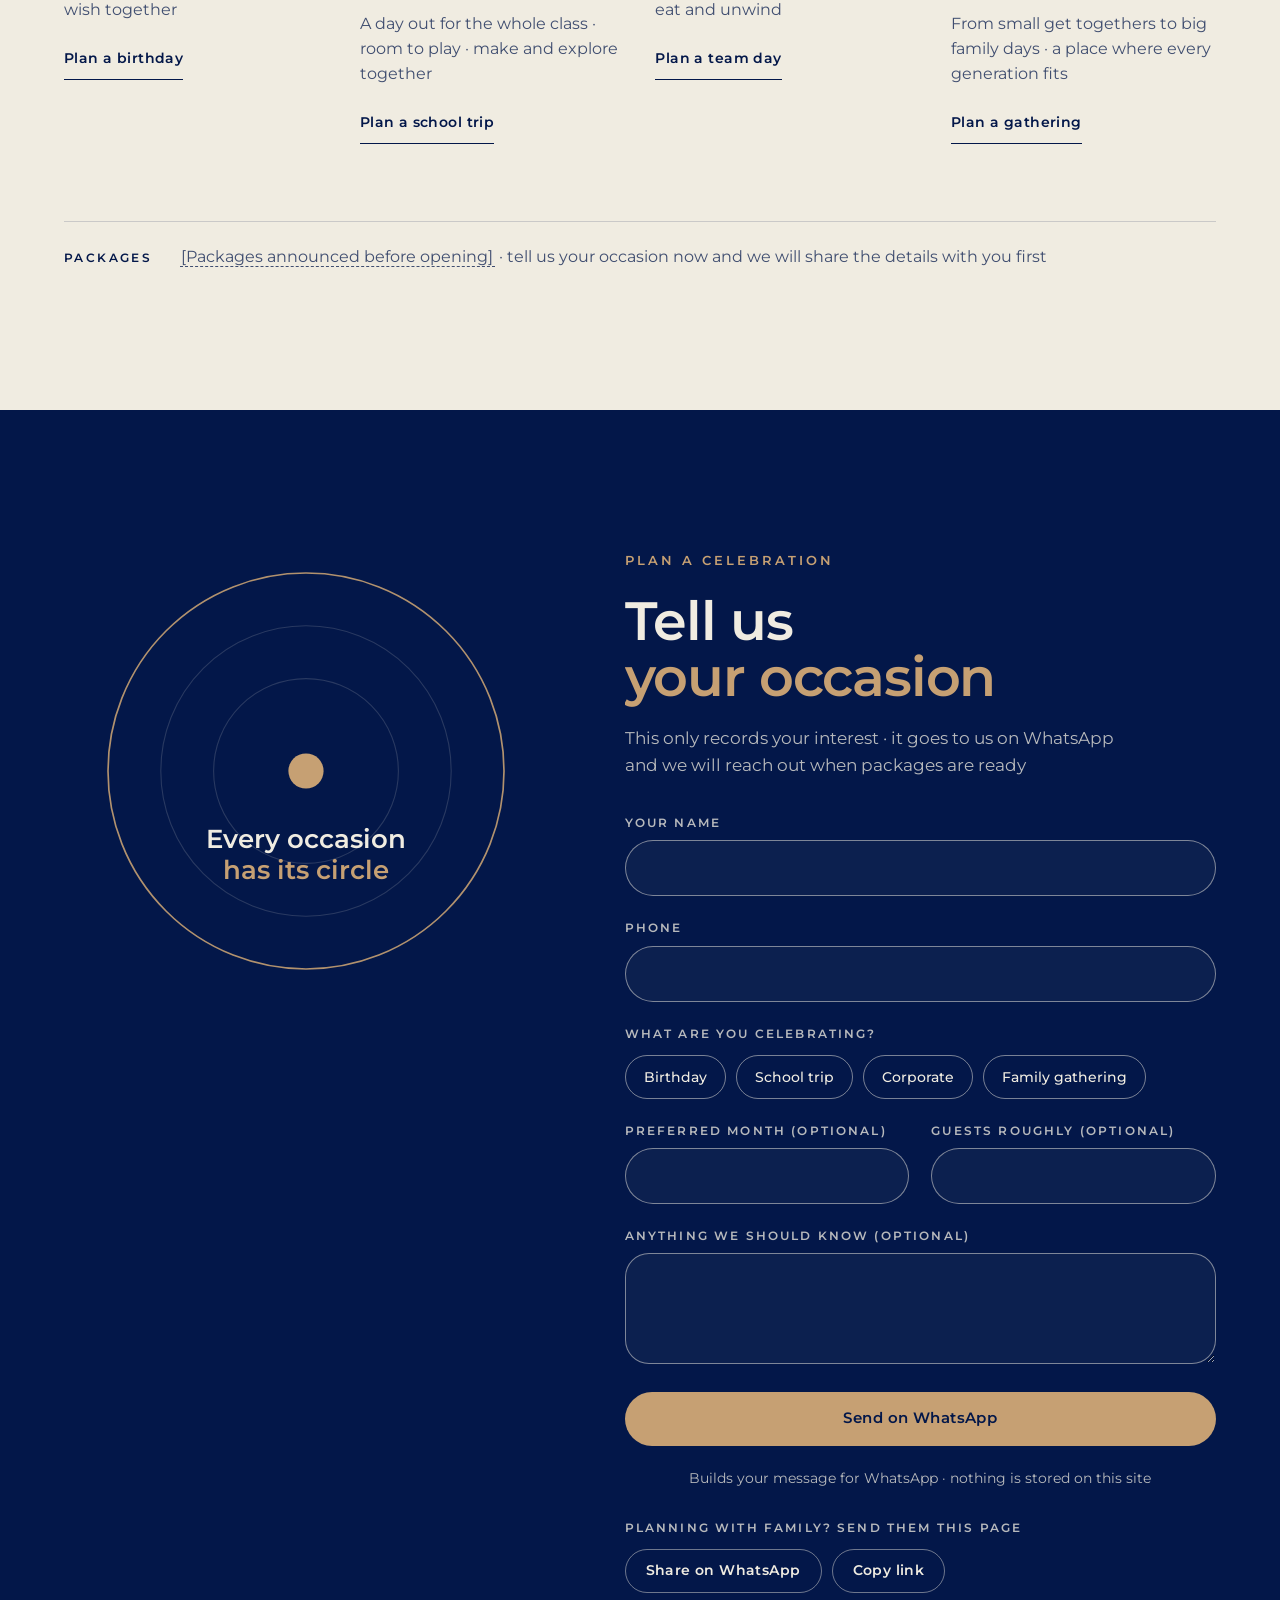
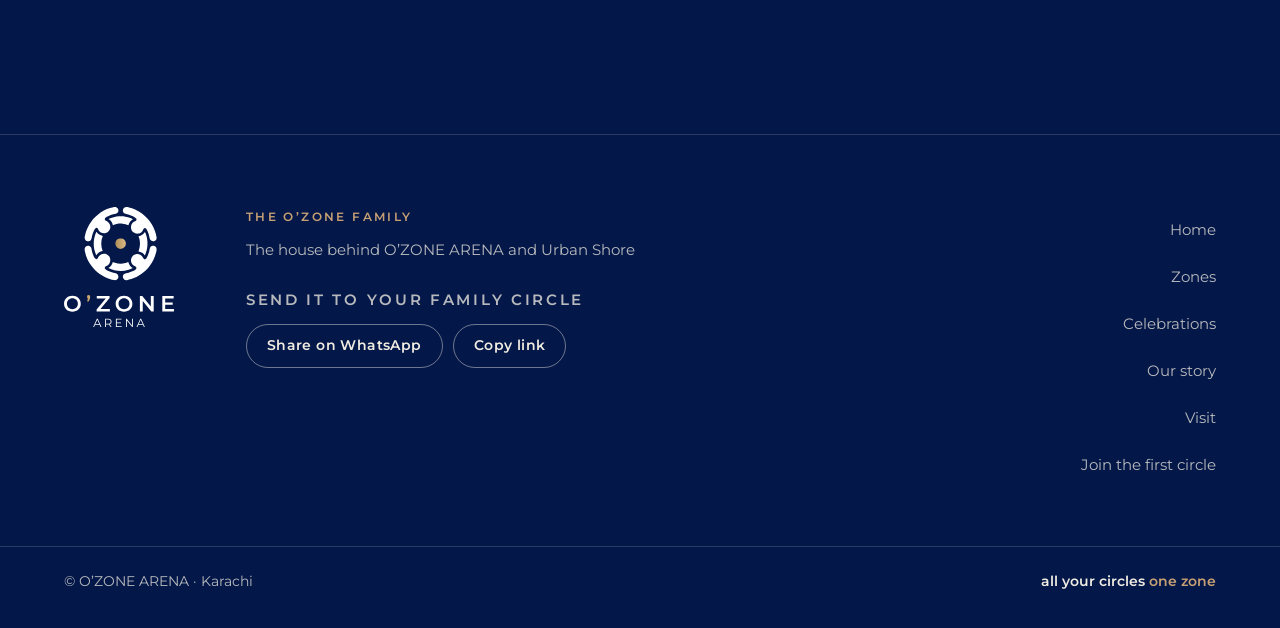
<file: celebrations.html>
<!doctype html>
<html lang="en">
<head>
<meta charset="utf-8">
<meta name="viewport" content="width=device-width, initial-scale=1, viewport-fit=cover">
<title>Celebrate in circles · O’ZONE ARENA Karachi</title>
<meta name="description" content="Birthdays · school trips · corporate days and family gatherings at O’ZONE ARENA in Karachi · packages announced before opening">
<meta name="robots" content="noindex, nofollow">
<meta name="theme-color" content="#031749">
<link rel="canonical" href="https://wearemarketingbf-dotcom.github.io/ozone-arena-website/celebrations.html">
<meta property="og:type" content="website">
<meta property="og:site_name" content="O’ZONE ARENA">
<meta property="og:title" content="Celebrate in circles · O’ZONE ARENA">
<meta property="og:description" content="Birthdays · school trips · corporate days and family gatherings at O’ZONE ARENA in Karachi · packages announced before opening">
<meta property="og:url" content="https://wearemarketingbf-dotcom.github.io/ozone-arena-website/celebrations.html">
<meta property="og:image" content="https://wearemarketingbf-dotcom.github.io/ozone-arena-website/assets/og.jpg">
<meta property="og:image:width" content="1200">
<meta property="og:image:height" content="630">
<meta property="og:image:alt" content="Night visualisation of the O’ZONE ARENA building with a gold orbit">
<meta name="twitter:card" content="summary_large_image">
<link rel="icon" href="assets/favicon-48.png" sizes="48x48" type="image/png">
<link rel="icon" href="assets/mark-color.svg" type="image/svg+xml">
<link rel="apple-touch-icon" href="assets/apple-touch-icon.png">
<link rel="preload" href="assets/fonts/montserrat-latin-500-normal.woff2" as="font" type="font/woff2" crossorigin>
<link rel="preload" href="assets/fonts/montserrat-latin-600-normal.woff2" as="font" type="font/woff2" crossorigin>
<link rel="stylesheet" href="css/site.css">
<link rel="stylesheet" href="css/pages.css">
<script>
  // motion is an enhancement · without js every section renders static and complete
  // round 6 · reduced motion gets calm motion · the scroll linked story stays · parallax · big moves · loops and autoplay go
  (function () {
    var d = document.documentElement; d.classList.add('js', 'motion');
    if (window.matchMedia && window.matchMedia('(prefers-reduced-motion: reduce)').matches) d.classList.add('calm');
  })();
</script>
</head>
<body data-page="celebrations">
<a class="skip" href="#main">Skip to content</a>

<header class="hdr" id="hdr">
  <div class="hdr__in">
    <a class="brand" href="index.html" aria-label="O’ZONE ARENA · home">
      <img class="brand__mark" src="assets/mark-whitegold.svg" alt="" width="40" height="41">
      <img class="brand__word" src="assets/wordarena-whitegold.svg" alt="" width="79" height="23">
    </a>
    <nav class="nav" aria-label="Main">
      <ul>
        <li><a href="zones.html">Zones</a></li>
        <li><a href="celebrations.html" aria-current="page">Celebrations</a></li>
        <li><a href="story.html">Our story</a></li>
        <li><a href="visit.html">Visit</a></li>
      </ul>
    </nav>
    <a class="btn btn--gold btn--sm hdr__cta" href="first-circle.html">Join the first circle</a>
    <button class="menu-btn" type="button" aria-expanded="false" aria-controls="mnav"><span class="menu-btn__ring" aria-hidden="true"><svg class="menu-btn__prog" viewBox="0 0 30 30" focusable="false"><circle cx="15" cy="15" r="14.25" pathLength="1"/></svg></span><span class="menu-btn__t">Menu</span></button>
  </div>
</header>
<div class="mnav" id="mnav" hidden>
  <nav aria-label="Mobile">
    <ul>
        <li><a href="index.html">Home</a></li>
        <li><a href="zones.html">Zones</a></li>
        <li><a href="celebrations.html" aria-current="page">Celebrations</a></li>
        <li><a href="story.html">Our story</a></li>
        <li><a href="visit.html">Visit</a></li>
        <li><a href="first-circle.html">Join the first circle</a></li>
    </ul>
  </nav>
  <p class="mnav__tag">all your circles <span>one zone</span></p>
</div>

<main id="main">
<section class="phero phero--cel" aria-labelledby="pc-h">
  <div class="phero__rings" aria-hidden="true"></div>
  <figure class="phero__art" data-reveal><span class="phero__circle"><img src="assets/p/ph-cel.webp" width="720" height="720" decoding="async" fetchpriority="high" alt="Two gulab jamun and a bowl of kheer beside a cup of chai"></span><figcaption class="vis-cap">Visualisation</figcaption></figure>
  <div class="wrap phero__in">
    <p class="eyebrow">Celebrations</p>
    <h1 id="pc-h" class="display display--page reveal"><span class="ln"><span>Celebrate</span></span><span class="ln ln--gold"><span>in circles</span></span></h1>
    <p class="lede">Birthdays · school trips · corporate days and family gatherings · every occasion has its circle and every circle has a place to meet</p>
    <p class="phero__ph"><span class="ph">[Packages announced before opening]</span></p>
    <div class="actions"><a class="btn btn--gold" href="#plan">Tell us your occasion</a></div>
  </div>
</section>

<section class="occ" aria-labelledby="occ-h">
  <div class="wrap">
    <div class="occ__head">
      <p class="eyebrow eyebrow--ink">Every occasion</p>
      <h2 id="occ-h" class="h2 reveal"><span class="ln"><span>One garland</span></span><span class="ln ln--light"><span>four kinds of joy</span></span></h2>
    </div>
    <div class="garland">
      <svg class="garland__line" aria-hidden="true" focusable="false"><path pathLength="1"/></svg>
      <ul class="garland__row">
        <li class="oc" id="birthdays">
          <div class="oc__arch arch"><img src="assets/p/ce-birthday.webp" width="640" height="853" loading="lazy" decoding="async" alt="A girl blowing out birthday candles with her family around her"><p class="vis-tag">Visualisation</p></div>
          <p class="oc__n">01</p>
          <h3 class="oc__t">Birthdays</h3>
          <p class="oc__d">A space for the whole birthday circle to gather · play and make a wish together</p>
          <button class="oc__go" type="button" data-occ="Birthday">Plan a birthday</button>
        </li>
        <li class="oc" id="school-trips">
          <div class="oc__arch arch"><img src="assets/p/ce-school.webp" width="640" height="854" loading="lazy" decoding="async" alt="A grandmother drawing colourful circles with two children at a craft table"><p class="vis-tag">Visualisation</p></div>
          <p class="oc__n">02</p>
          <h3 class="oc__t">School trips</h3>
          <p class="oc__d">A day out for the whole class · room to play · make and explore together</p>
          <button class="oc__go" type="button" data-occ="School trip">Plan a school trip</button>
        </li>
        <li class="oc" id="corporate">
          <div class="oc__arch arch"><img src="assets/p/ce-corporate.webp" width="640" height="854" loading="lazy" decoding="async" alt="Two colleagues working on laptops over coffee in a warm lounge"><p class="vis-tag">Visualisation</p></div>
          <p class="oc__n">03</p>
          <h3 class="oc__t">Corporate</h3>
          <p class="oc__d">Team days where colleagues become a circle · space to meet · eat and unwind</p>
          <button class="oc__go" type="button" data-occ="Corporate">Plan a team day</button>
        </li>
        <li class="oc" id="family-gatherings">
          <div class="oc__arch arch"><img src="assets/p/ce-family.webp" width="640" height="854" loading="lazy" decoding="async" alt="Hands reaching for chai and sweets around one shared family table"><p class="vis-tag">Visualisation</p></div>
          <p class="oc__n">04</p>
          <h3 class="oc__t">Family gatherings</h3>
          <p class="oc__d">From small get togethers to big family days · a place where every generation fits</p>
          <button class="oc__go" type="button" data-occ="Family gathering">Plan a gathering</button>
        </li>
      </ul>
    </div>
    <div class="occ__note">
      <p class="occ__k">Packages</p>
      <p><span class="ph">[Packages announced before opening]</span> · tell us your occasion now and we will share the details with you first</p>
    </div>
  </div>
</section>

<section class="plan" id="plan" aria-labelledby="plan-h" data-dock-stop>
  <div class="wrap plan__grid">
    <div class="plan__art" aria-hidden="true">
      <svg viewBox="0 0 400 400" focusable="false"><circle class="plan__r" cx="200" cy="200" r="180"/><circle class="plan__r" cx="200" cy="200" r="132"/><circle class="plan__r" cx="200" cy="200" r="84"/><circle class="plan__core" cx="200" cy="200" r="16"/></svg>
      <p class="plan__tag">Every occasion<br><span>has its circle</span></p>
    </div>
    <div class="plan__form">
      <p class="eyebrow">Plan a celebration</p>
      <h2 id="plan-h" class="h2"><span class="ln"><span>Tell us</span></span><span class="ln ln--gold"><span>your occasion</span></span></h2>
      <p class="body">This only records your interest · it goes to us on WhatsApp and we will reach out when packages are ready</p>
      <form class="form" id="celForm" data-wa="celebrate" novalidate>
        <div class="field">
          <label for="c-name">Your name</label>
          <input id="c-name" name="name" type="text" autocomplete="name" required aria-describedby="ec-name" data-line="Name">
          <p class="field__err" id="ec-name" aria-live="polite"></p>
        </div>
        <div class="field">
          <label for="c-phone">Phone</label>
          <input id="c-phone" name="phone" type="tel" inputmode="tel" autocomplete="tel" required aria-describedby="ec-phone" data-line="Phone">
          <p class="field__err" id="ec-phone" aria-live="polite"></p>
        </div>
        <fieldset class="field field--set" data-line="Occasion" data-empty="Not sure yet">
          <legend>What are you celebrating?</legend>
          <div class="chips" data-chips="occasion" data-type="radio"></div>
        </fieldset>
        <div class="field-row">
          <div class="field">
            <label for="c-when">Preferred month (optional)</label>
            <input id="c-when" name="when" type="text" autocomplete="off" data-line="Preferred month">
          </div>
          <div class="field">
            <label for="c-guests">Guests roughly (optional)</label>
            <input id="c-guests" name="guests" type="text" inputmode="numeric" autocomplete="off" data-line="Guests">
          </div>
        </div>
        <div class="field">
          <label for="c-note">Anything we should know (optional)</label>
          <textarea id="c-note" name="note" rows="3" data-line="Note"></textarea>
        </div>
        <button class="btn btn--gold btn--wide" type="submit">Send on WhatsApp</button>
        <p class="form__note">Builds your message for WhatsApp · nothing is stored on this site</p>
        <p class="form__status" role="status" aria-live="polite"></p>
      </form>
      <div class="share share--join">
  <p class="share__k">Planning with family? Send them this page</p>
  <div class="share__row"><a class="btn btn--line btn--sm js-share" href="https://wa.me/?text=O%E2%80%99ZONE%20ARENA%20is%20coming%20to%20Karachi%20%C2%B7%20all%20your%20circles%20one%20zone%20%C2%B7%20https%3A//wearemarketingbf-dotcom.github.io/ozone-arena-website/" target="_blank" rel="noopener">Share on WhatsApp</a><button class="btn btn--line btn--sm js-copy" type="button">Copy link</button></div>
  <p class="share__status" role="status" aria-live="polite"></p>
</div>
    </div>
  </div>
</section>
</main>

<footer class="ftr" data-spine="09 · O’ZONE">
  <div class="wrap ftr__grid">
    <img class="ftr__logo" src="assets/full-whitegold.svg" width="110" height="120" alt="O’ZONE ARENA" loading="lazy">
    <div class="ftr__fam">
      <p class="ftr__k">The O’ZONE family</p>
      <p>The house behind O’ZONE ARENA and Urban&nbsp;Shore</p>
      <div class="share share--ftr">
  <p class="share__k">Send it to your family circle</p>
  <div class="share__row"><a class="btn btn--line btn--sm js-share" href="https://wa.me/?text=O%E2%80%99ZONE%20ARENA%20is%20coming%20to%20Karachi%20%C2%B7%20all%20your%20circles%20one%20zone%20%C2%B7%20https%3A//wearemarketingbf-dotcom.github.io/ozone-arena-website/" target="_blank" rel="noopener">Share on WhatsApp</a><button class="btn btn--line btn--sm js-copy" type="button">Copy link</button></div>
  <p class="share__status" role="status" aria-live="polite"></p>
</div>
    </div>
    <nav class="ftr__nav" aria-label="Footer">
      <ul><li><a href="index.html">Home</a></li><li><a href="zones.html">Zones</a></li><li><a href="celebrations.html">Celebrations</a></li><li><a href="story.html">Our story</a></li><li><a href="visit.html">Visit</a></li><li><a href="first-circle.html">Join the first circle</a></li></ul>
    </nav>
  </div>
  <div class="wrap ftr__base">
    <p>© O’ZONE ARENA · Karachi</p>
    <p class="ftr__tag">all your circles <span>one zone</span></p>
  </div>
</footer>
<!-- mobile · sticky call to action -->
<div class="dock" aria-hidden="true"><a class="btn btn--gold btn--wide" href="#plan" tabindex="-1">Plan a celebration</a></div>

<script src="js/core.js" defer></script>
<script src="js/pages.js" defer></script>
</body>
</html>
</file>
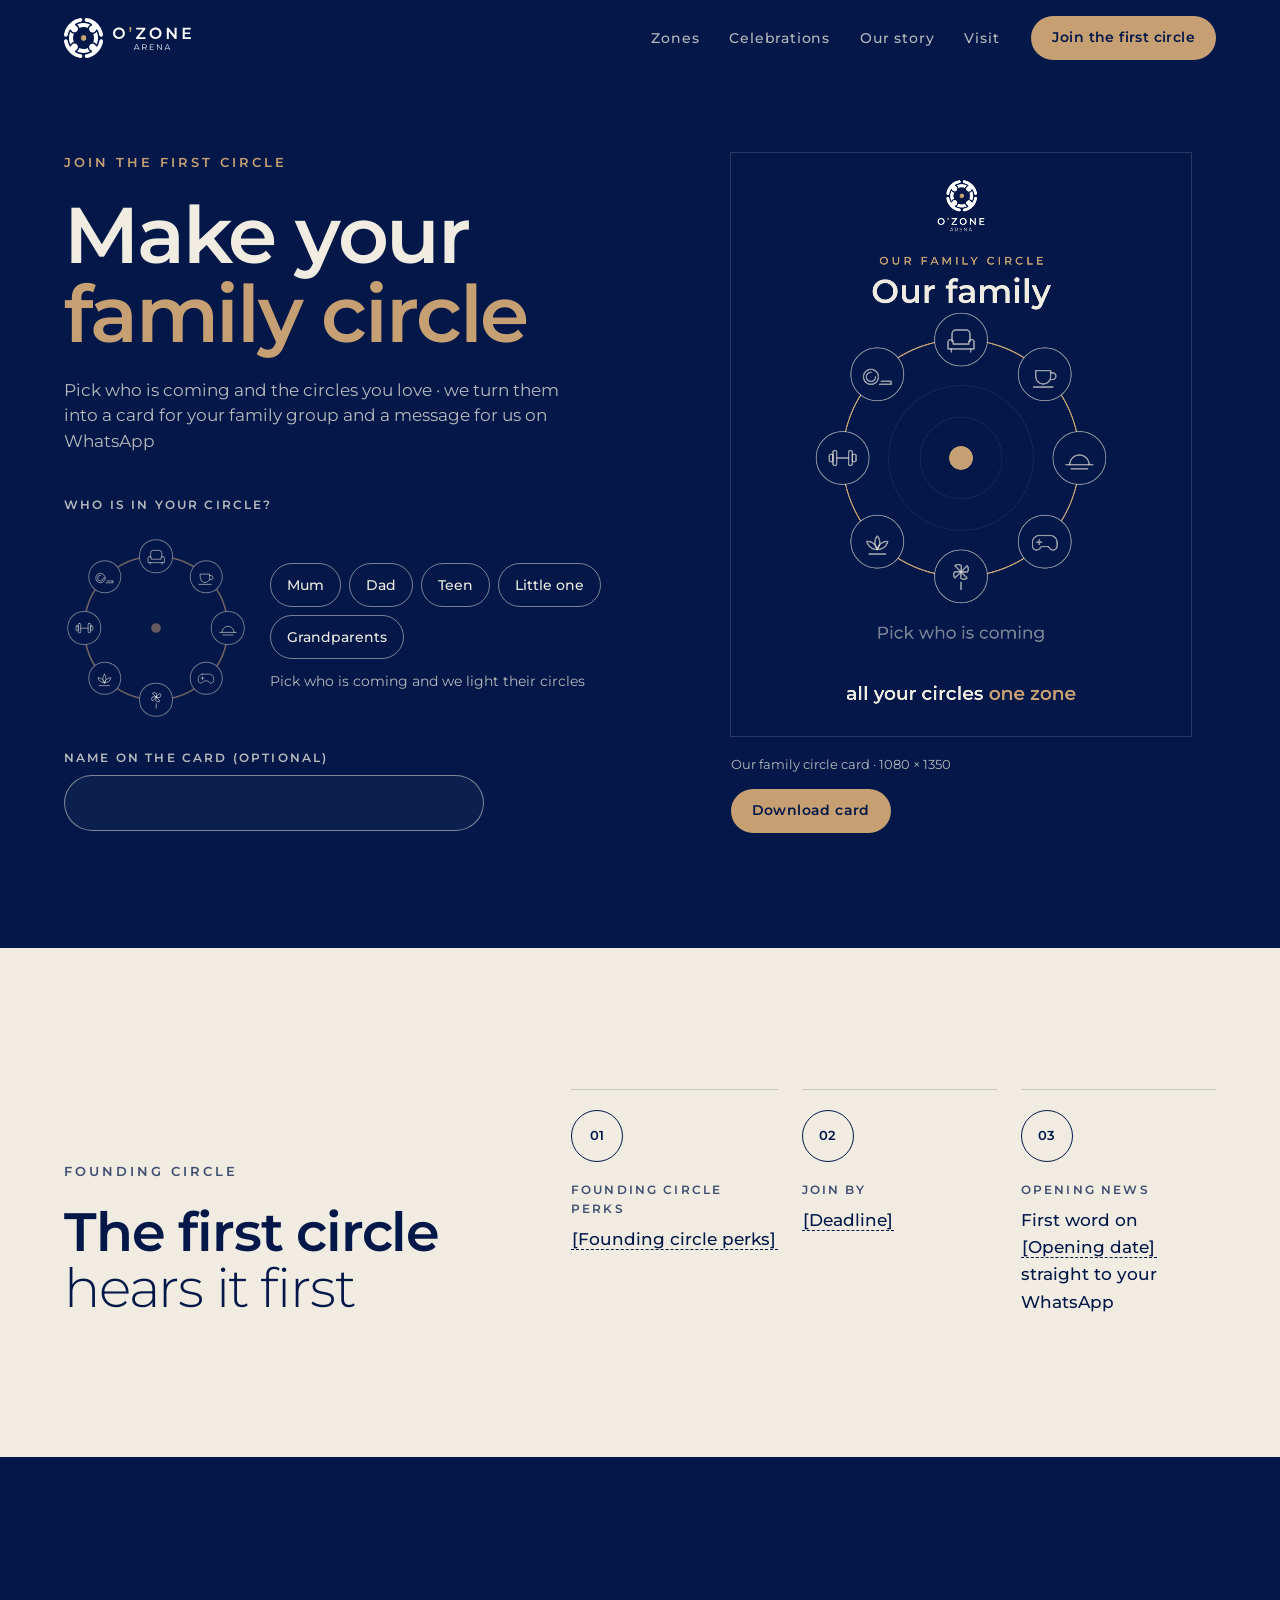
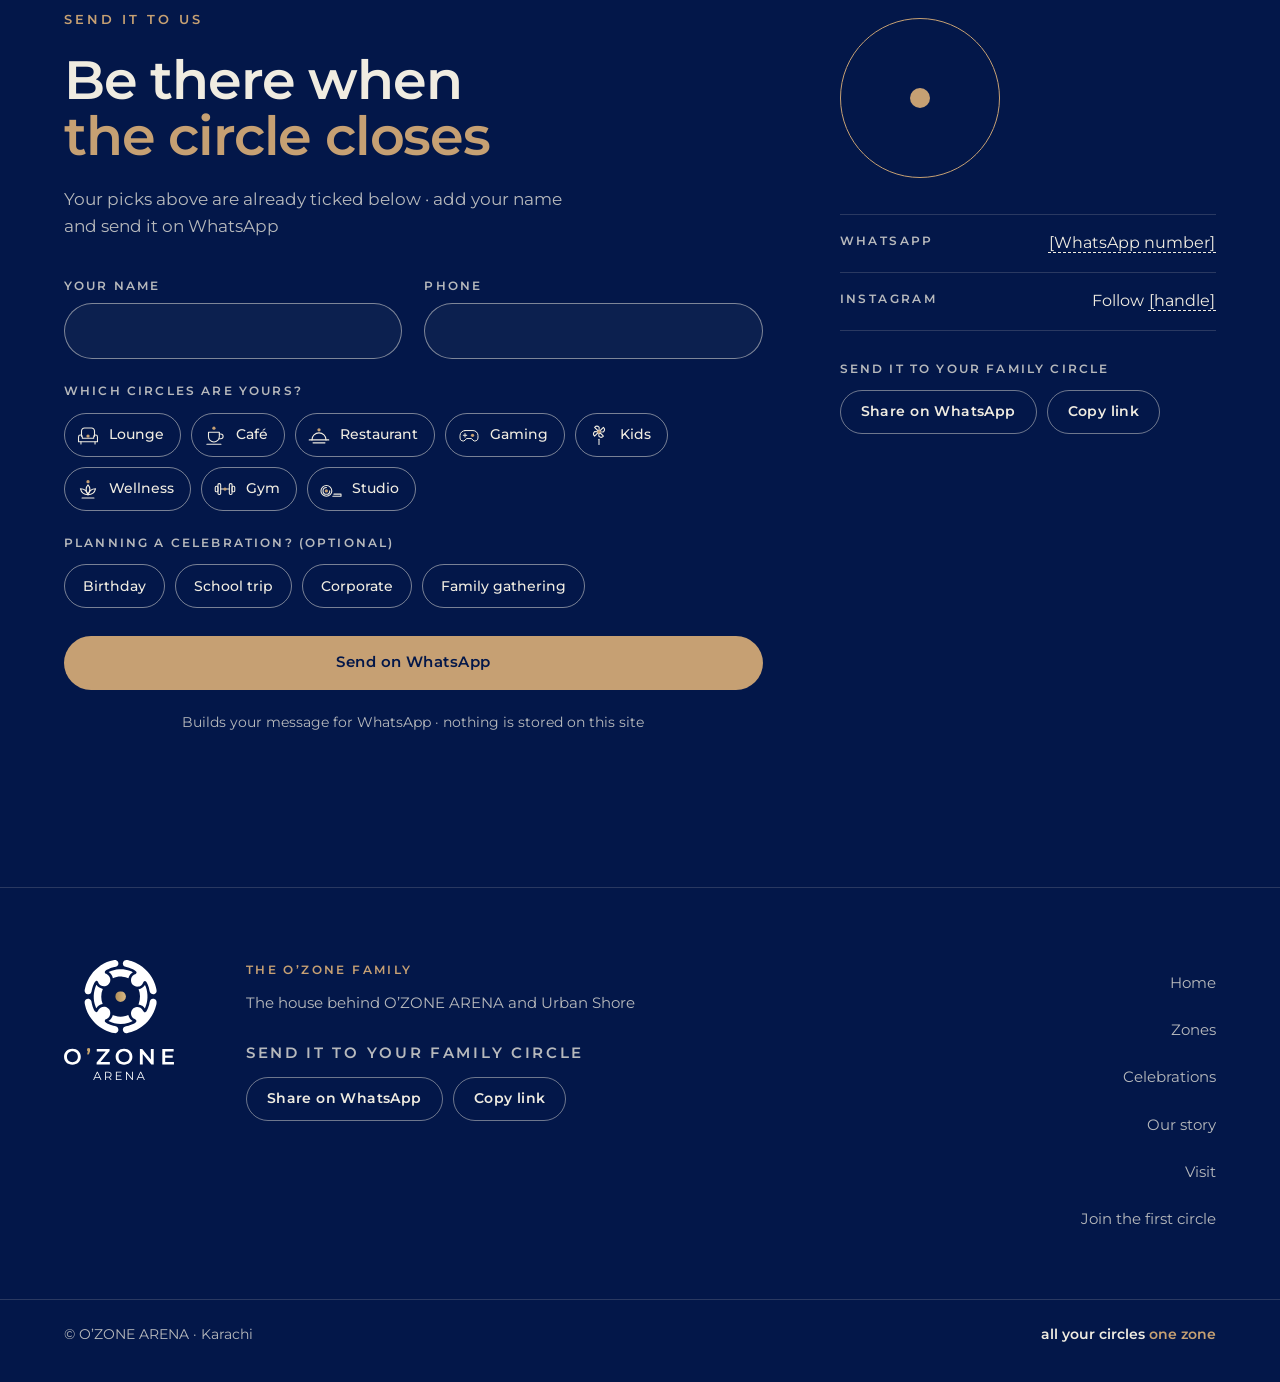
<file: first-circle.html>
<!doctype html>
<html lang="en">
<head>
<meta charset="utf-8">
<meta name="viewport" content="width=device-width, initial-scale=1, viewport-fit=cover">
<title>Join the first circle · O’ZONE ARENA Karachi</title>
<meta name="description" content="Join the first circle of O’ZONE ARENA in Karachi · pick your circles · make your family circle card and send it to us on WhatsApp">
<meta name="robots" content="noindex, nofollow">
<meta name="theme-color" content="#031749">
<link rel="canonical" href="https://wearemarketingbf-dotcom.github.io/ozone-arena-website/first-circle.html">
<meta property="og:type" content="website">
<meta property="og:site_name" content="O’ZONE ARENA">
<meta property="og:title" content="Join the first circle · O’ZONE ARENA">
<meta property="og:description" content="Join the first circle of O’ZONE ARENA in Karachi · pick your circles · make your family circle card and send it to us on WhatsApp">
<meta property="og:url" content="https://wearemarketingbf-dotcom.github.io/ozone-arena-website/first-circle.html">
<meta property="og:image" content="https://wearemarketingbf-dotcom.github.io/ozone-arena-website/assets/og.jpg">
<meta property="og:image:width" content="1200">
<meta property="og:image:height" content="630">
<meta property="og:image:alt" content="Night visualisation of the O’ZONE ARENA building with a gold orbit">
<meta name="twitter:card" content="summary_large_image">
<link rel="icon" href="assets/favicon-48.png" sizes="48x48" type="image/png">
<link rel="icon" href="assets/mark-color.svg" type="image/svg+xml">
<link rel="apple-touch-icon" href="assets/apple-touch-icon.png">
<link rel="preload" href="assets/fonts/montserrat-latin-500-normal.woff2" as="font" type="font/woff2" crossorigin>
<link rel="preload" href="assets/fonts/montserrat-latin-600-normal.woff2" as="font" type="font/woff2" crossorigin>
<link rel="stylesheet" href="css/site.css">
<link rel="stylesheet" href="css/pages.css">
<script>
  // motion is an enhancement · without js every section renders static and complete
  // round 6 · reduced motion gets calm motion · the scroll linked story stays · parallax · big moves · loops and autoplay go
  (function () {
    var d = document.documentElement; d.classList.add('js', 'motion');
    if (window.matchMedia && window.matchMedia('(prefers-reduced-motion: reduce)').matches) d.classList.add('calm');
  })();
</script>
</head>
<body data-page="first-circle">
<a class="skip" href="#main">Skip to content</a>

<header class="hdr" id="hdr">
  <div class="hdr__in">
    <a class="brand" href="index.html" aria-label="O’ZONE ARENA · home">
      <img class="brand__mark" src="assets/mark-whitegold.svg" alt="" width="40" height="41">
      <img class="brand__word" src="assets/wordarena-whitegold.svg" alt="" width="79" height="23">
    </a>
    <nav class="nav" aria-label="Main">
      <ul>
        <li><a href="zones.html">Zones</a></li>
        <li><a href="celebrations.html">Celebrations</a></li>
        <li><a href="story.html">Our story</a></li>
        <li><a href="visit.html">Visit</a></li>
      </ul>
    </nav>
    <a class="btn btn--gold btn--sm hdr__cta" href="#join">Join the first circle</a>
    <button class="menu-btn" type="button" aria-expanded="false" aria-controls="mnav"><span class="menu-btn__ring" aria-hidden="true"><svg class="menu-btn__prog" viewBox="0 0 30 30" focusable="false"><circle cx="15" cy="15" r="14.25" pathLength="1"/></svg></span><span class="menu-btn__t">Menu</span></button>
  </div>
</header>
<div class="mnav" id="mnav" hidden>
  <nav aria-label="Mobile">
    <ul>
        <li><a href="index.html">Home</a></li>
        <li><a href="zones.html">Zones</a></li>
        <li><a href="celebrations.html">Celebrations</a></li>
        <li><a href="story.html">Our story</a></li>
        <li><a href="visit.html">Visit</a></li>
        <li><a href="#join" aria-current="page">Join the first circle</a></li>
    </ul>
  </nav>
  <p class="mnav__tag">all your circles <span>one zone</span></p>
</div>

<main id="main">
<section class="fc" aria-labelledby="pf-h">
  <div class="wrap fc__grid">
    <div class="fc__text">
      <p class="eyebrow">Join the first circle</p>
      <h1 id="pf-h" class="display display--page reveal"><span class="ln"><span>Make your</span></span><span class="ln ln--gold"><span>family circle</span></span></h1>
      <p class="lede">Pick who is coming and the circles you love · we turn them into a card for your family group and a message for us on WhatsApp</p>
      <div class="field field--set picker picker--lg" data-form="fcForm" role="group" aria-labelledby="pk2-h">
        <p class="picker__h" id="pk2-h">Who is in your circle?</p>
        <div class="picker__body">
          <div class="picker__orbit" aria-hidden="true"></div>
          <div class="picker__side"><div class="picker__who"></div><p class="picker__out" aria-live="polite"></p></div>
        </div>
      </div>
      <div class="field fc__name">
        <label for="card-name">Name on the card (optional)</label>
        <input id="card-name" type="text" autocomplete="family-name" maxlength="28">
      </div>
    </div>
    <figure class="cardgen">
      <div class="cardgen__frame"><canvas class="cardgen__canvas" width="1080" height="1350" role="img" aria-label="Your family circle card · it updates as you pick"></canvas></div>
      <figcaption class="cardgen__cap">
        <span>Our family circle card · 1080 × 1350</span>
        <span class="cardgen__btns"><button class="btn btn--gold btn--sm js-card-dl" type="button">Download card</button><button class="btn btn--line btn--sm js-card-share" type="button" hidden>Share card</button></span>
        <span class="cardgen__status" role="status" aria-live="polite"></span>
      </figcaption>
    </figure>
  </div>
</section>

<section class="perks" aria-labelledby="perks-h">
  <div class="wrap perks__grid">
    <div>
      <p class="eyebrow eyebrow--ink">Founding circle</p>
      <h2 id="perks-h" class="h2 reveal"><span class="ln"><span>The first circle</span></span><span class="ln ln--light"><span>hears it first</span></span></h2>
    </div>
    <ol class="perks__list">
      <li data-reveal><span class="perks__ring" aria-hidden="true">01</span><p class="perks__k">Founding circle perks</p><p><span class="ph">[Founding circle perks]</span></p></li>
      <li data-reveal><span class="perks__ring" aria-hidden="true">02</span><p class="perks__k">Join by</p><p><span class="ph">[Deadline]</span></p></li>
      <li data-reveal><span class="perks__ring" aria-hidden="true">03</span><p class="perks__k">Opening news</p><p>First word on <span class="ph">[Opening date]</span> straight to your WhatsApp</p></li>
    </ol>
  </div>
</section>

<section class="join join--page" id="join" aria-labelledby="join-h" data-dock-stop>
  <div class="wrap join__grid">
    <div class="join__form">
      <p class="eyebrow">Send it to us</p>
      <h2 id="join-h" class="h2"><span class="ln"><span>Be there when</span></span><span class="ln ln--gold"><span>the circle closes</span></span></h2>
      <p class="body">Your picks above are already ticked below · add your name and send it on WhatsApp</p>
      <form class="form" id="fcForm" data-wa="join" novalidate>
        <div class="field-row">
          <div class="field">
            <label for="j-name">Your name</label>
            <input id="j-name" name="name" type="text" autocomplete="name" required aria-describedby="ej-name" data-line="Name">
            <p class="field__err" id="ej-name" aria-live="polite"></p>
          </div>
          <div class="field">
            <label for="j-phone">Phone</label>
            <input id="j-phone" name="phone" type="tel" inputmode="tel" autocomplete="tel" required aria-describedby="ej-phone" data-line="Phone">
            <p class="field__err" id="ej-phone" aria-live="polite"></p>
          </div>
        </div>
        <input type="hidden" name="family" data-line="Our circle">
        <fieldset class="field field--set" data-line="My circles" data-empty="Not sure yet">
          <legend>Which circles are yours?</legend>
          <div class="chips" data-chips="zones"></div>
        </fieldset>
        <fieldset class="field field--set" data-line="Planning a celebration">
          <legend>Planning a celebration? (optional)</legend>
          <div class="chips" data-chips="occasion" data-type="checkbox"></div>
        </fieldset>
        <button class="btn btn--gold btn--wide" type="submit">Send on WhatsApp</button>
        <p class="form__note">Builds your message for WhatsApp · nothing is stored on this site</p>
        <p class="form__status" role="status" aria-live="polite"></p>
      </form>
    </div>
    <div class="join__aside" role="group" aria-label="More ways to join">
      <div class="join__ring" aria-hidden="true"><span></span></div>
      <ul class="join__alt">
        <li><span class="join__k">WhatsApp</span><a class="js-wa"><span class="ph js-wa-num">[WhatsApp number]</span></a></li>
        <li><span class="join__k">Instagram</span><a class="js-ig">Follow <span class="ph js-ig-handle">[handle]</span></a></li>
      </ul>
      <div class="share share--join">
  <p class="share__k">Send it to your family circle</p>
  <div class="share__row"><a class="btn btn--line btn--sm js-share" href="https://wa.me/?text=O%E2%80%99ZONE%20ARENA%20is%20coming%20to%20Karachi%20%C2%B7%20all%20your%20circles%20one%20zone%20%C2%B7%20https%3A//wearemarketingbf-dotcom.github.io/ozone-arena-website/" target="_blank" rel="noopener">Share on WhatsApp</a><button class="btn btn--line btn--sm js-copy" type="button">Copy link</button></div>
  <p class="share__status" role="status" aria-live="polite"></p>
</div>
    </div>
  </div>
</section>
</main>

<footer class="ftr" data-spine="09 · O’ZONE">
  <div class="wrap ftr__grid">
    <img class="ftr__logo" src="assets/full-whitegold.svg" width="110" height="120" alt="O’ZONE ARENA" loading="lazy">
    <div class="ftr__fam">
      <p class="ftr__k">The O’ZONE family</p>
      <p>The house behind O’ZONE ARENA and Urban&nbsp;Shore</p>
      <div class="share share--ftr">
  <p class="share__k">Send it to your family circle</p>
  <div class="share__row"><a class="btn btn--line btn--sm js-share" href="https://wa.me/?text=O%E2%80%99ZONE%20ARENA%20is%20coming%20to%20Karachi%20%C2%B7%20all%20your%20circles%20one%20zone%20%C2%B7%20https%3A//wearemarketingbf-dotcom.github.io/ozone-arena-website/" target="_blank" rel="noopener">Share on WhatsApp</a><button class="btn btn--line btn--sm js-copy" type="button">Copy link</button></div>
  <p class="share__status" role="status" aria-live="polite"></p>
</div>
    </div>
    <nav class="ftr__nav" aria-label="Footer">
      <ul><li><a href="index.html">Home</a></li><li><a href="zones.html">Zones</a></li><li><a href="celebrations.html">Celebrations</a></li><li><a href="story.html">Our story</a></li><li><a href="visit.html">Visit</a></li><li><a href="first-circle.html">Join the first circle</a></li></ul>
    </nav>
  </div>
  <div class="wrap ftr__base">
    <p>© O’ZONE ARENA · Karachi</p>
    <p class="ftr__tag">all your circles <span>one zone</span></p>
  </div>
</footer>

<script src="js/core.js" defer></script>
<script src="js/pages.js" defer></script>
</body>
</html>
</file>
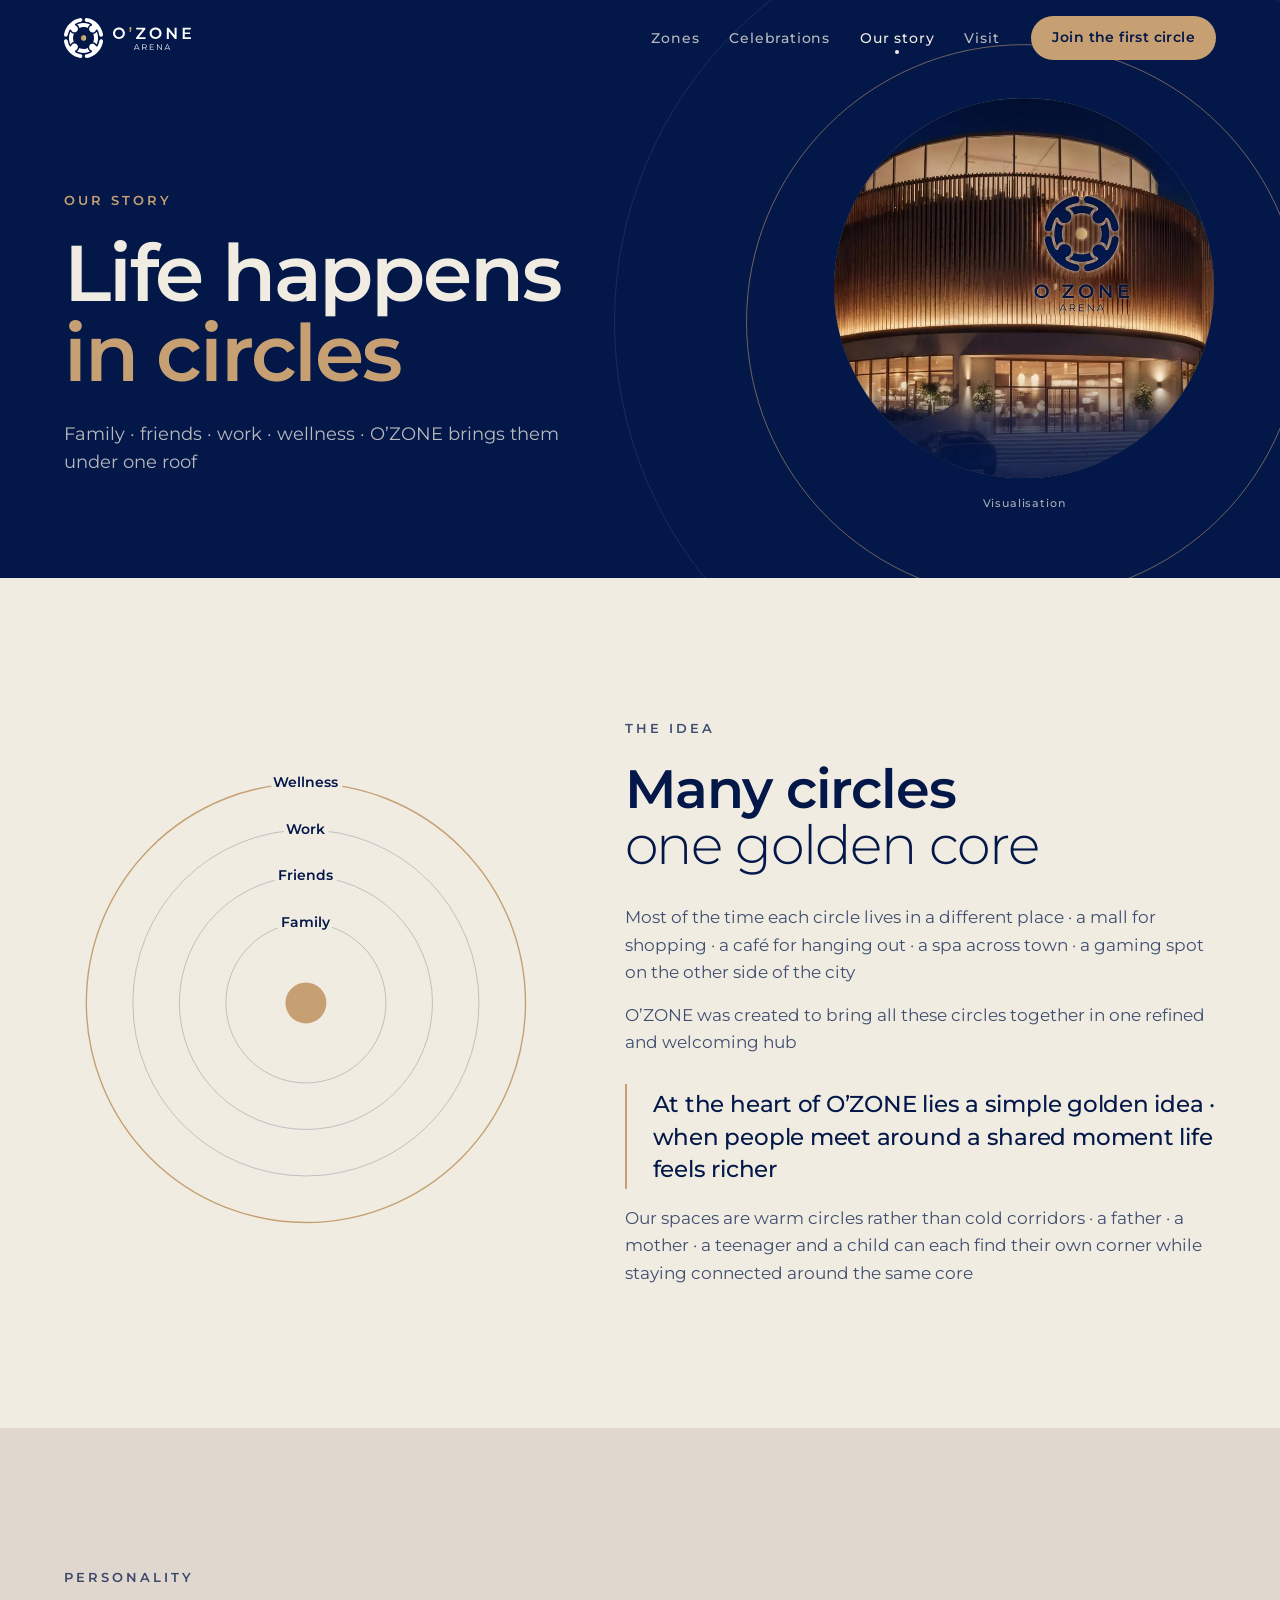
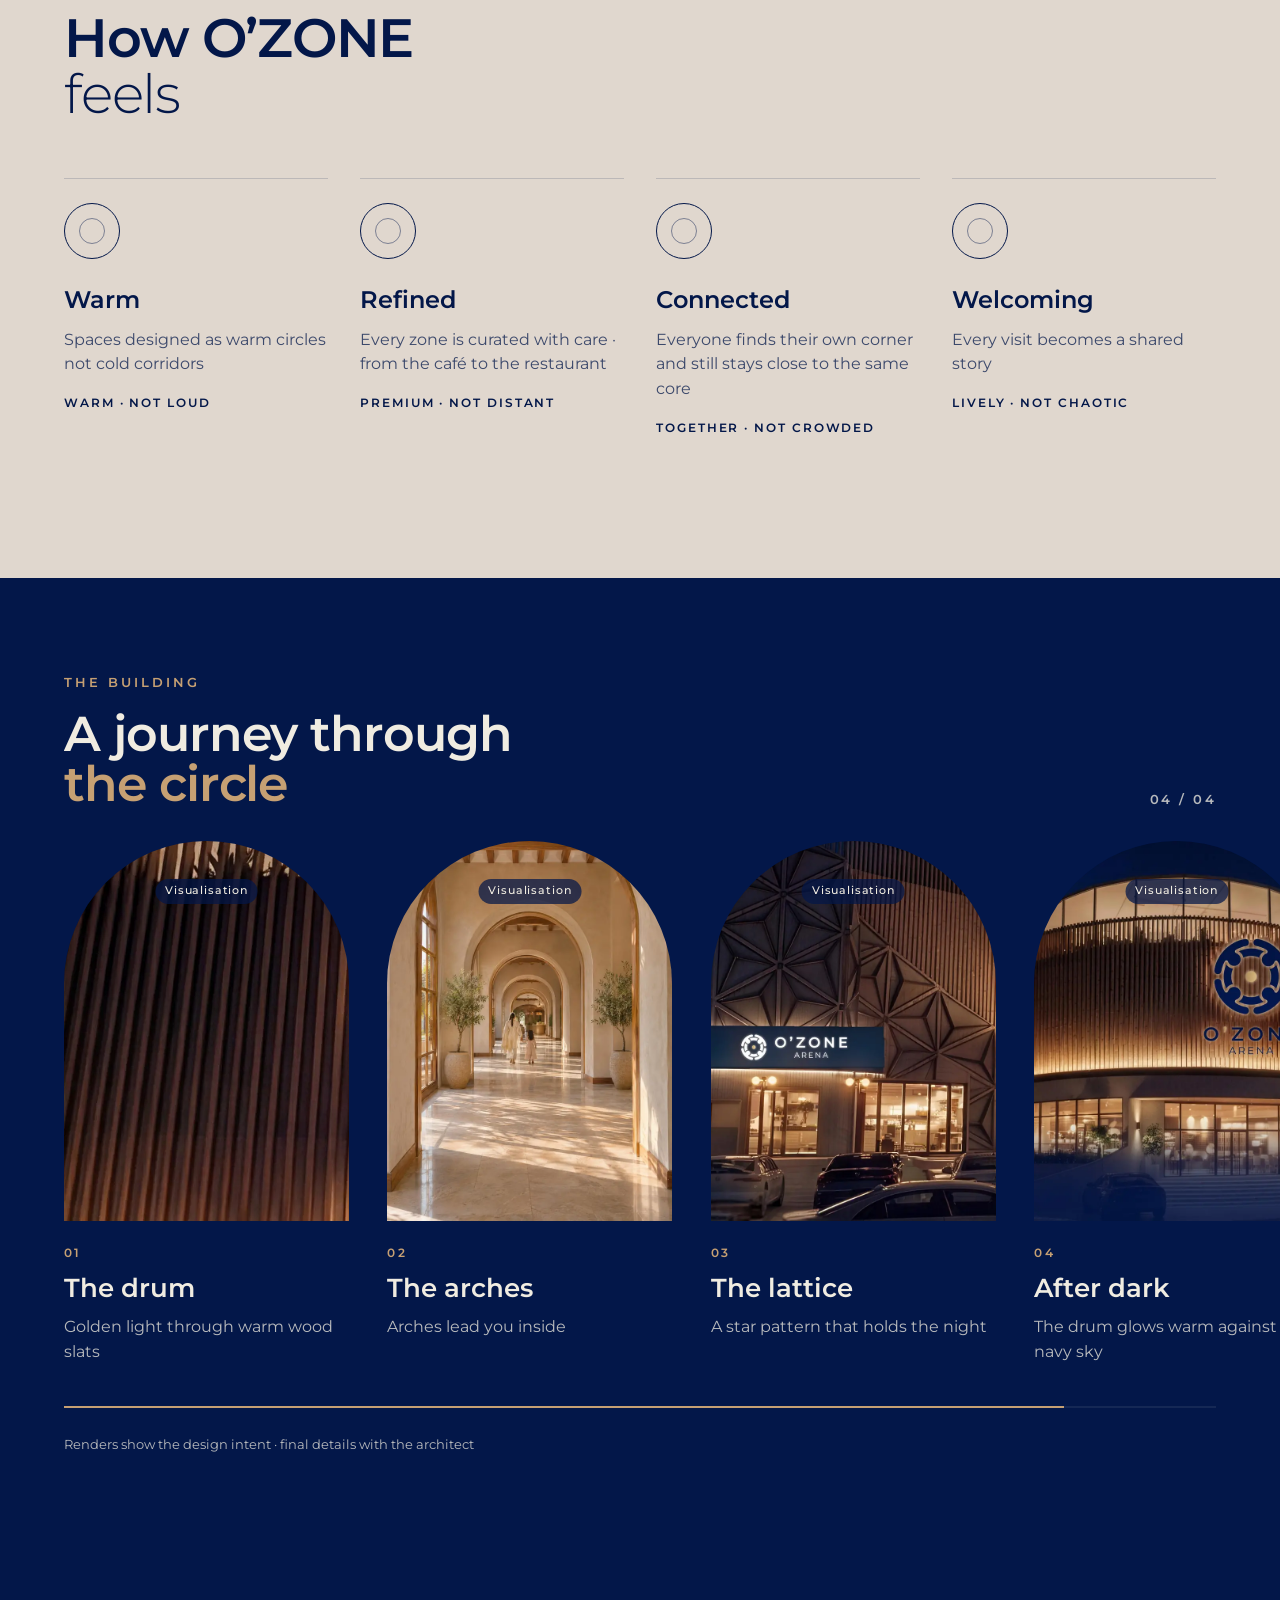
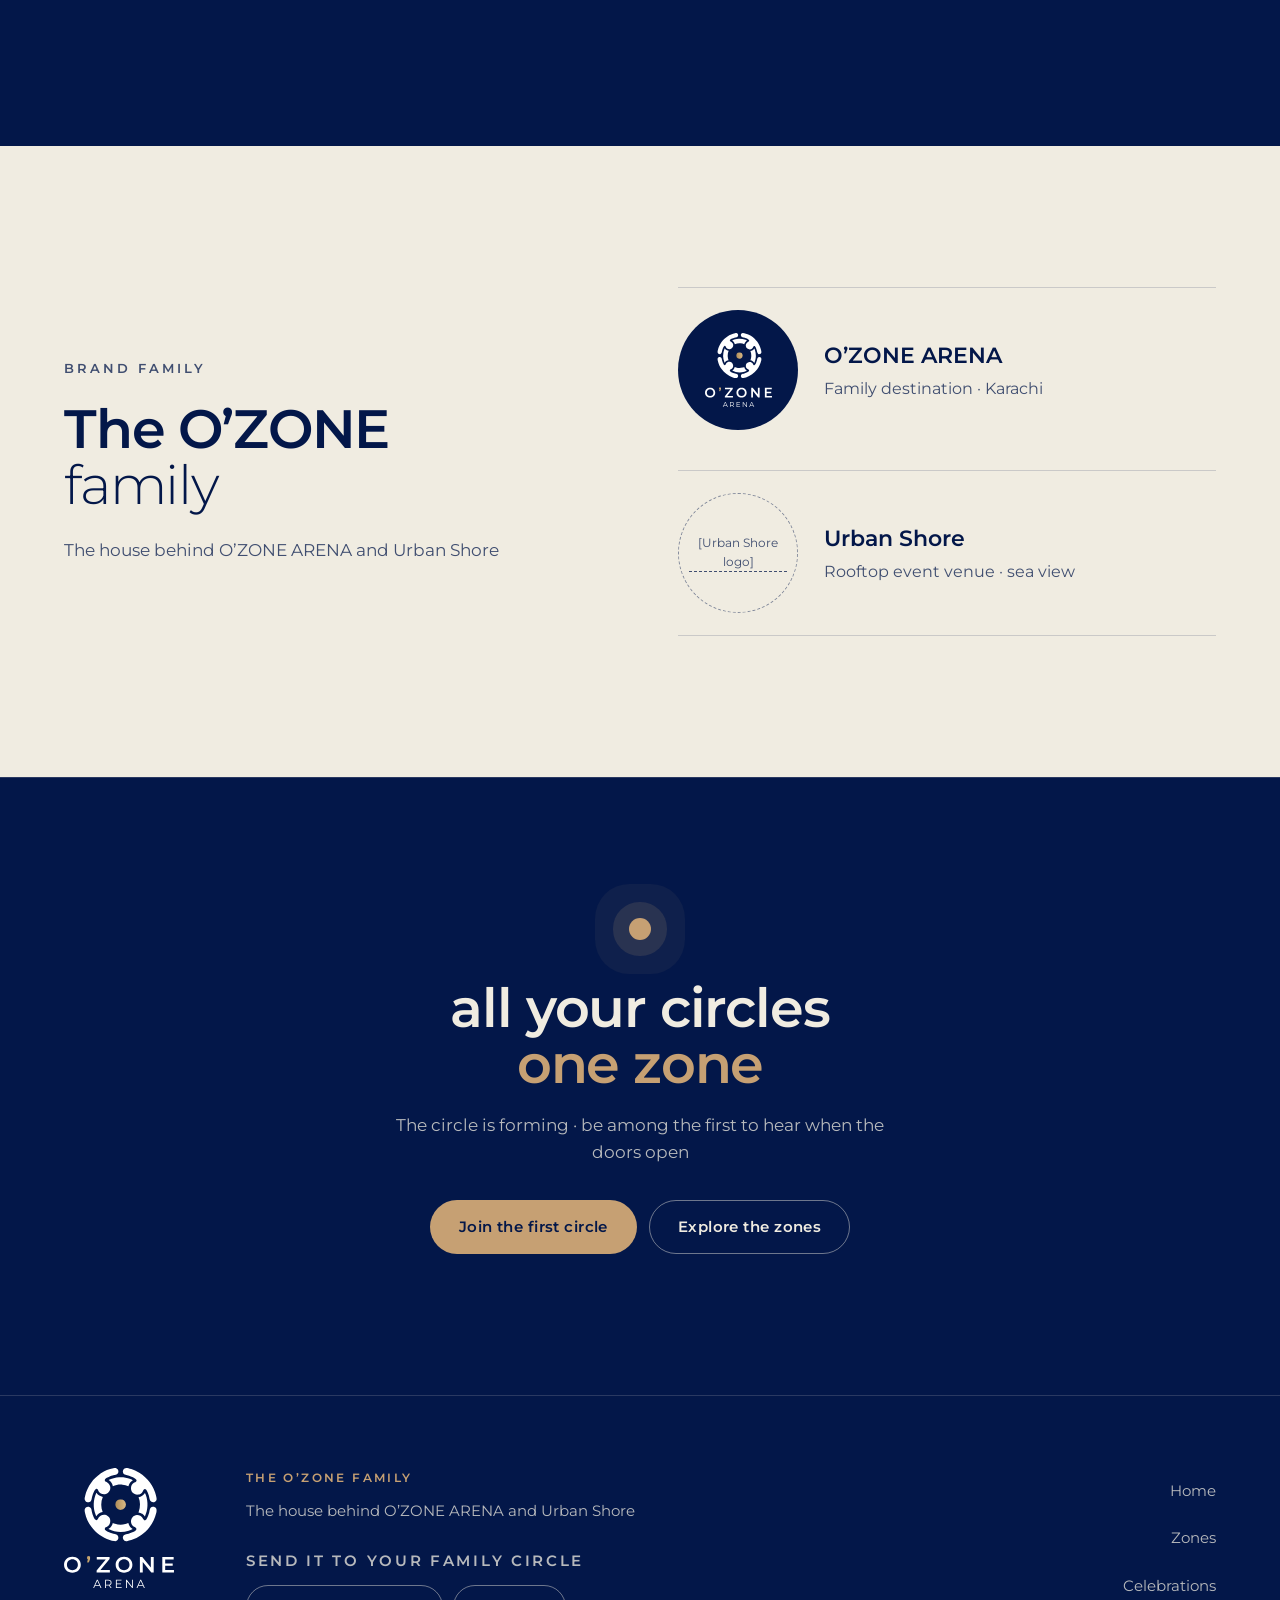
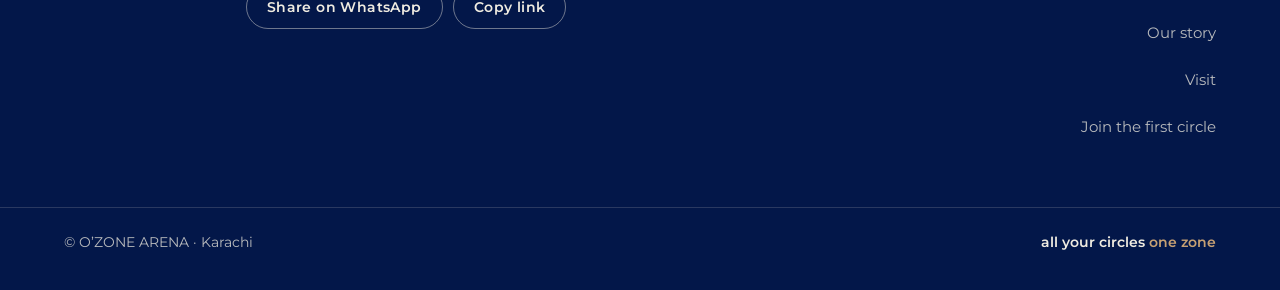
<file: story.html>
<!doctype html>
<html lang="en">
<head>
<meta charset="utf-8">
<meta name="viewport" content="width=device-width, initial-scale=1, viewport-fit=cover">
<title>Our story · life happens in circles · O’ZONE ARENA</title>
<meta name="description" content="The idea behind O’ZONE ARENA · many circles one golden core · and the building told as a journey through drum arches lattice and night">
<meta name="robots" content="noindex, nofollow">
<meta name="theme-color" content="#031749">
<link rel="canonical" href="https://wearemarketingbf-dotcom.github.io/ozone-arena-website/story.html">
<meta property="og:type" content="website">
<meta property="og:site_name" content="O’ZONE ARENA">
<meta property="og:title" content="Our story · O’ZONE ARENA">
<meta property="og:description" content="The idea behind O’ZONE ARENA · many circles one golden core · and the building told as a journey through drum arches lattice and night">
<meta property="og:url" content="https://wearemarketingbf-dotcom.github.io/ozone-arena-website/story.html">
<meta property="og:image" content="https://wearemarketingbf-dotcom.github.io/ozone-arena-website/assets/og.jpg">
<meta property="og:image:width" content="1200">
<meta property="og:image:height" content="630">
<meta property="og:image:alt" content="Night visualisation of the O’ZONE ARENA building with a gold orbit">
<meta name="twitter:card" content="summary_large_image">
<link rel="icon" href="assets/favicon-48.png" sizes="48x48" type="image/png">
<link rel="icon" href="assets/mark-color.svg" type="image/svg+xml">
<link rel="apple-touch-icon" href="assets/apple-touch-icon.png">
<link rel="preload" href="assets/fonts/montserrat-latin-500-normal.woff2" as="font" type="font/woff2" crossorigin>
<link rel="preload" href="assets/fonts/montserrat-latin-600-normal.woff2" as="font" type="font/woff2" crossorigin>
<link rel="stylesheet" href="css/site.css">
<link rel="stylesheet" href="css/pages.css">
<script>
  // motion is an enhancement · without js every section renders static and complete
  // round 6 · reduced motion gets calm motion · the scroll linked story stays · parallax · big moves · loops and autoplay go
  (function () {
    var d = document.documentElement; d.classList.add('js', 'motion');
    if (window.matchMedia && window.matchMedia('(prefers-reduced-motion: reduce)').matches) d.classList.add('calm');
  })();
</script>
</head>
<body data-page="story">
<a class="skip" href="#main">Skip to content</a>

<header class="hdr" id="hdr">
  <div class="hdr__in">
    <a class="brand" href="index.html" aria-label="O’ZONE ARENA · home">
      <img class="brand__mark" src="assets/mark-whitegold.svg" alt="" width="40" height="41">
      <img class="brand__word" src="assets/wordarena-whitegold.svg" alt="" width="79" height="23">
    </a>
    <nav class="nav" aria-label="Main">
      <ul>
        <li><a href="zones.html">Zones</a></li>
        <li><a href="celebrations.html">Celebrations</a></li>
        <li><a href="story.html" aria-current="page">Our story</a></li>
        <li><a href="visit.html">Visit</a></li>
      </ul>
    </nav>
    <a class="btn btn--gold btn--sm hdr__cta" href="first-circle.html">Join the first circle</a>
    <button class="menu-btn" type="button" aria-expanded="false" aria-controls="mnav"><span class="menu-btn__ring" aria-hidden="true"><svg class="menu-btn__prog" viewBox="0 0 30 30" focusable="false"><circle cx="15" cy="15" r="14.25" pathLength="1"/></svg></span><span class="menu-btn__t">Menu</span></button>
  </div>
</header>
<div class="mnav" id="mnav" hidden>
  <nav aria-label="Mobile">
    <ul>
        <li><a href="index.html">Home</a></li>
        <li><a href="zones.html">Zones</a></li>
        <li><a href="celebrations.html">Celebrations</a></li>
        <li><a href="story.html" aria-current="page">Our story</a></li>
        <li><a href="visit.html">Visit</a></li>
        <li><a href="first-circle.html">Join the first circle</a></li>
    </ul>
  </nav>
  <p class="mnav__tag">all your circles <span>one zone</span></p>
</div>

<main id="main">
<section class="phero phero--story" aria-labelledby="ps-h">
  <div class="phero__rings" aria-hidden="true"></div>
  <figure class="phero__art" data-reveal><span class="phero__circle"><img src="assets/p/ph-story.webp" width="720" height="720" decoding="async" fetchpriority="high" alt="The round drum of O’ZONE ARENA glowing warm at night with the symbol on its face"></span><figcaption class="vis-cap">Visualisation</figcaption></figure>
  <div class="wrap phero__in">
    <p class="eyebrow">Our story</p>
    <h1 id="ps-h" class="display display--page reveal"><span class="ln"><span>Life happens</span></span><span class="ln ln--gold"><span>in circles</span></span></h1>
    <p class="lede">Family · friends · work · wellness · O’ZONE brings them under one roof</p>
  </div>
</section>

<section class="idea" aria-labelledby="idea-h">
  <div class="wrap idea__grid">
    <figure class="core-art" data-reveal>
      <svg viewBox="0 0 520 520" role="img" aria-labelledby="core-t" focusable="false">
        <title id="core-t">Rings spreading out from one golden core with family friends work and wellness on the rings</title>
        <circle class="core-art__r" pathLength="1" cx="260" cy="260" r="236" style="--i:4"/>
        <circle class="core-art__r" pathLength="1" cx="260" cy="260" r="186" style="--i:3"/>
        <circle class="core-art__r" pathLength="1" cx="260" cy="260" r="136" style="--i:2"/>
        <circle class="core-art__r" pathLength="1" cx="260" cy="260" r="86" style="--i:1"/>
        <circle class="core-art__core" cx="260" cy="260" r="22"/>
        <text x="260" y="24">Wellness</text><text x="260" y="74">Work</text><text x="260" y="124">Friends</text><text x="260" y="174">Family</text>
      </svg>
    </figure>
    <div class="idea__text">
      <p class="eyebrow eyebrow--ink">The idea</p>
      <h2 id="idea-h" class="h2 reveal"><span class="ln"><span>Many circles</span></span><span class="ln ln--light"><span>one golden core</span></span></h2>
      <p class="idea__p">Most of the time each circle lives in a different place · a mall for shopping · a café for hanging out · a spa across town · a gaming spot on the other side of the city</p>
      <p class="idea__p">O’ZONE was created to bring all these circles together in one refined and welcoming hub</p>
      <blockquote class="idea__q"><p>At the heart of O’ZONE lies a simple golden idea · when people meet around a shared moment life feels richer</p></blockquote>
      <p class="idea__p">Our spaces are warm circles rather than cold corridors · a father · a mother · a teenager and a child can each find their own corner while staying connected around the same core</p>
    </div>
  </div>
</section>

<section class="feel" aria-labelledby="feel-h">
  <div class="wrap">
    <div class="feel__head">
      <p class="eyebrow eyebrow--ink">Personality</p>
      <h2 id="feel-h" class="h2 reveal"><span class="ln"><span>How O’ZONE</span></span><span class="ln ln--light"><span>feels</span></span></h2>
    </div>
    <ul class="feel__list">
      <li data-reveal><span class="feel__ring" aria-hidden="true"></span><h3>Warm</h3><p>Spaces designed as warm circles not cold corridors</p><p class="feel__not">Warm · not loud</p></li>
      <li data-reveal><span class="feel__ring" aria-hidden="true"></span><h3>Refined</h3><p>Every zone is curated with care · from the café to the restaurant</p><p class="feel__not">Premium · not distant</p></li>
      <li data-reveal><span class="feel__ring" aria-hidden="true"></span><h3>Connected</h3><p>Everyone finds their own corner and still stays close to the same core</p><p class="feel__not">Together · not crowded</p></li>
      <li data-reveal><span class="feel__ring" aria-hidden="true"></span><h3>Welcoming</h3><p>Every visit becomes a shared story</p><p class="feel__not">Lively · not chaotic</p></li>
    </ul>
  </div>
</section>

<section class="jr" aria-labelledby="jr-h" data-dock-pin>
  <div class="jr__pin">
    <div class="wrap jr__head">
      <p class="eyebrow">The building</p>
      <h2 id="jr-h" class="h2"><span class="ln"><span>A journey through</span></span><span class="ln ln--gold"><span>the circle</span></span></h2>
      <p class="jr__hint" aria-hidden="true"><span class="js-jr-i">01</span> / 04</p>
    </div>
    <div class="jr__view">
      <ol class="jr__track" tabindex="0" aria-label="The building · four stops · scroll sideways">
        <li class="jr__stop">
          <div class="jr__arch arch"><img src="assets/p/st-drum.webp" width="540" height="720" loading="lazy" decoding="async" alt="Vertical wood slats of the drum glowing warm gold at night"><p class="vis-tag">Visualisation</p></div>
          <p class="jr__n">01</p><h3 class="jr__t">The drum</h3><p class="jr__d">Golden light through warm wood slats</p>
        </li>
        <li class="jr__stop">
          <div class="jr__arch arch"><img src="assets/p/st-arches.webp" width="720" height="960" loading="lazy" decoding="async" alt="A sunlit corridor of cream arches with olive trees leading inside"><p class="vis-tag">Visualisation</p></div>
          <p class="jr__n">02</p><h3 class="jr__t">The arches</h3><p class="jr__d">Arches lead you inside</p>
        </li>
        <li class="jr__stop">
          <div class="jr__arch arch"><img src="assets/p/st-lattice.webp" width="720" height="960" loading="lazy" decoding="async" alt="The side wing at night with a star lattice facade above a lit O’ZONE ARENA sign band"><p class="vis-tag">Visualisation</p></div>
          <p class="jr__n">03</p><h3 class="jr__t">The lattice</h3><p class="jr__d">A star pattern that holds the night</p>
        </li>
        <li class="jr__stop">
          <div class="jr__arch arch"><img src="assets/p/st-night.webp" width="720" height="960" loading="lazy" decoding="async" alt="The round drum at night glowing gold under a navy sky with the O’ZONE ARENA sign"><p class="vis-tag">Visualisation</p></div>
          <p class="jr__n">04</p><h3 class="jr__t">After dark</h3><p class="jr__d">The drum glows warm against the navy sky</p>
        </li>
      </ol>
      <svg class="jr__line" aria-hidden="true" focusable="false" preserveAspectRatio="none" viewBox="0 0 1000 10"><line class="jr__base" x1="0" y1="5" x2="1000" y2="5"/><line class="jr__draw" x1="0" y1="5" x2="1000" y2="5" pathLength="1"/></svg>
    </div>
    <p class="wrap jr__note">Renders show the design intent · final details with the architect</p>
  </div>
</section>

<section class="fam" aria-labelledby="fam-h">
  <div class="wrap fam__grid">
    <div>
      <p class="eyebrow eyebrow--ink">Brand family</p>
      <h2 id="fam-h" class="h2 reveal"><span class="ln"><span>The O’ZONE</span></span><span class="ln ln--light"><span>family</span></span></h2>
      <p class="fam__lede">The house behind O’ZONE ARENA and Urban Shore</p>
    </div>
    <ul class="fam__list">
      <li class="fam__item">
        <span class="fam__logo"><img src="assets/full-whitegold.svg" width="110" height="120" alt="O’ZONE ARENA logo" loading="lazy"></span>
        <div><h3>O’ZONE ARENA</h3><p>Family destination · Karachi</p></div>
      </li>
      <li class="fam__item">
        <span class="fam__logo fam__logo--ph"><span class="ph">[Urban Shore logo]</span></span>
        <div><h3>Urban Shore</h3><p>Rooftop event venue · sea view</p></div>
      </li>
    </ul>
  </div>
</section>

<section class="pend" aria-labelledby="pend-h">
  <div class="wrap pend__in">
    <span class="pend__core" aria-hidden="true"></span>
    <h2 id="pend-h" class="h2">all your circles<br><span class="ln--gold">one zone</span></h2>
    <p class="body">The circle is forming · be among the first to hear when the doors open</p>
    <div class="actions actions--c"><a class="btn btn--gold" href="first-circle.html">Join the first circle</a><a class="btn btn--line" href="zones.html">Explore the zones</a></div>
  </div>
</section>
</main>

<footer class="ftr" data-spine="09 · O’ZONE">
  <div class="wrap ftr__grid">
    <img class="ftr__logo" src="assets/full-whitegold.svg" width="110" height="120" alt="O’ZONE ARENA" loading="lazy">
    <div class="ftr__fam">
      <p class="ftr__k">The O’ZONE family</p>
      <p>The house behind O’ZONE ARENA and Urban&nbsp;Shore</p>
      <div class="share share--ftr">
  <p class="share__k">Send it to your family circle</p>
  <div class="share__row"><a class="btn btn--line btn--sm js-share" href="https://wa.me/?text=O%E2%80%99ZONE%20ARENA%20is%20coming%20to%20Karachi%20%C2%B7%20all%20your%20circles%20one%20zone%20%C2%B7%20https%3A//wearemarketingbf-dotcom.github.io/ozone-arena-website/" target="_blank" rel="noopener">Share on WhatsApp</a><button class="btn btn--line btn--sm js-copy" type="button">Copy link</button></div>
  <p class="share__status" role="status" aria-live="polite"></p>
</div>
    </div>
    <nav class="ftr__nav" aria-label="Footer">
      <ul><li><a href="index.html">Home</a></li><li><a href="zones.html">Zones</a></li><li><a href="celebrations.html">Celebrations</a></li><li><a href="story.html">Our story</a></li><li><a href="visit.html">Visit</a></li><li><a href="first-circle.html">Join the first circle</a></li></ul>
    </nav>
  </div>
  <div class="wrap ftr__base">
    <p>© O’ZONE ARENA · Karachi</p>
    <p class="ftr__tag">all your circles <span>one zone</span></p>
  </div>
</footer>
<!-- mobile · sticky call to action -->
<div class="dock" aria-hidden="true"><a class="btn btn--gold btn--wide" href="first-circle.html" tabindex="-1">Join the first circle</a></div>

<script src="js/core.js" defer></script>
<script src="js/pages.js" defer></script>
</body>
</html>
</file>
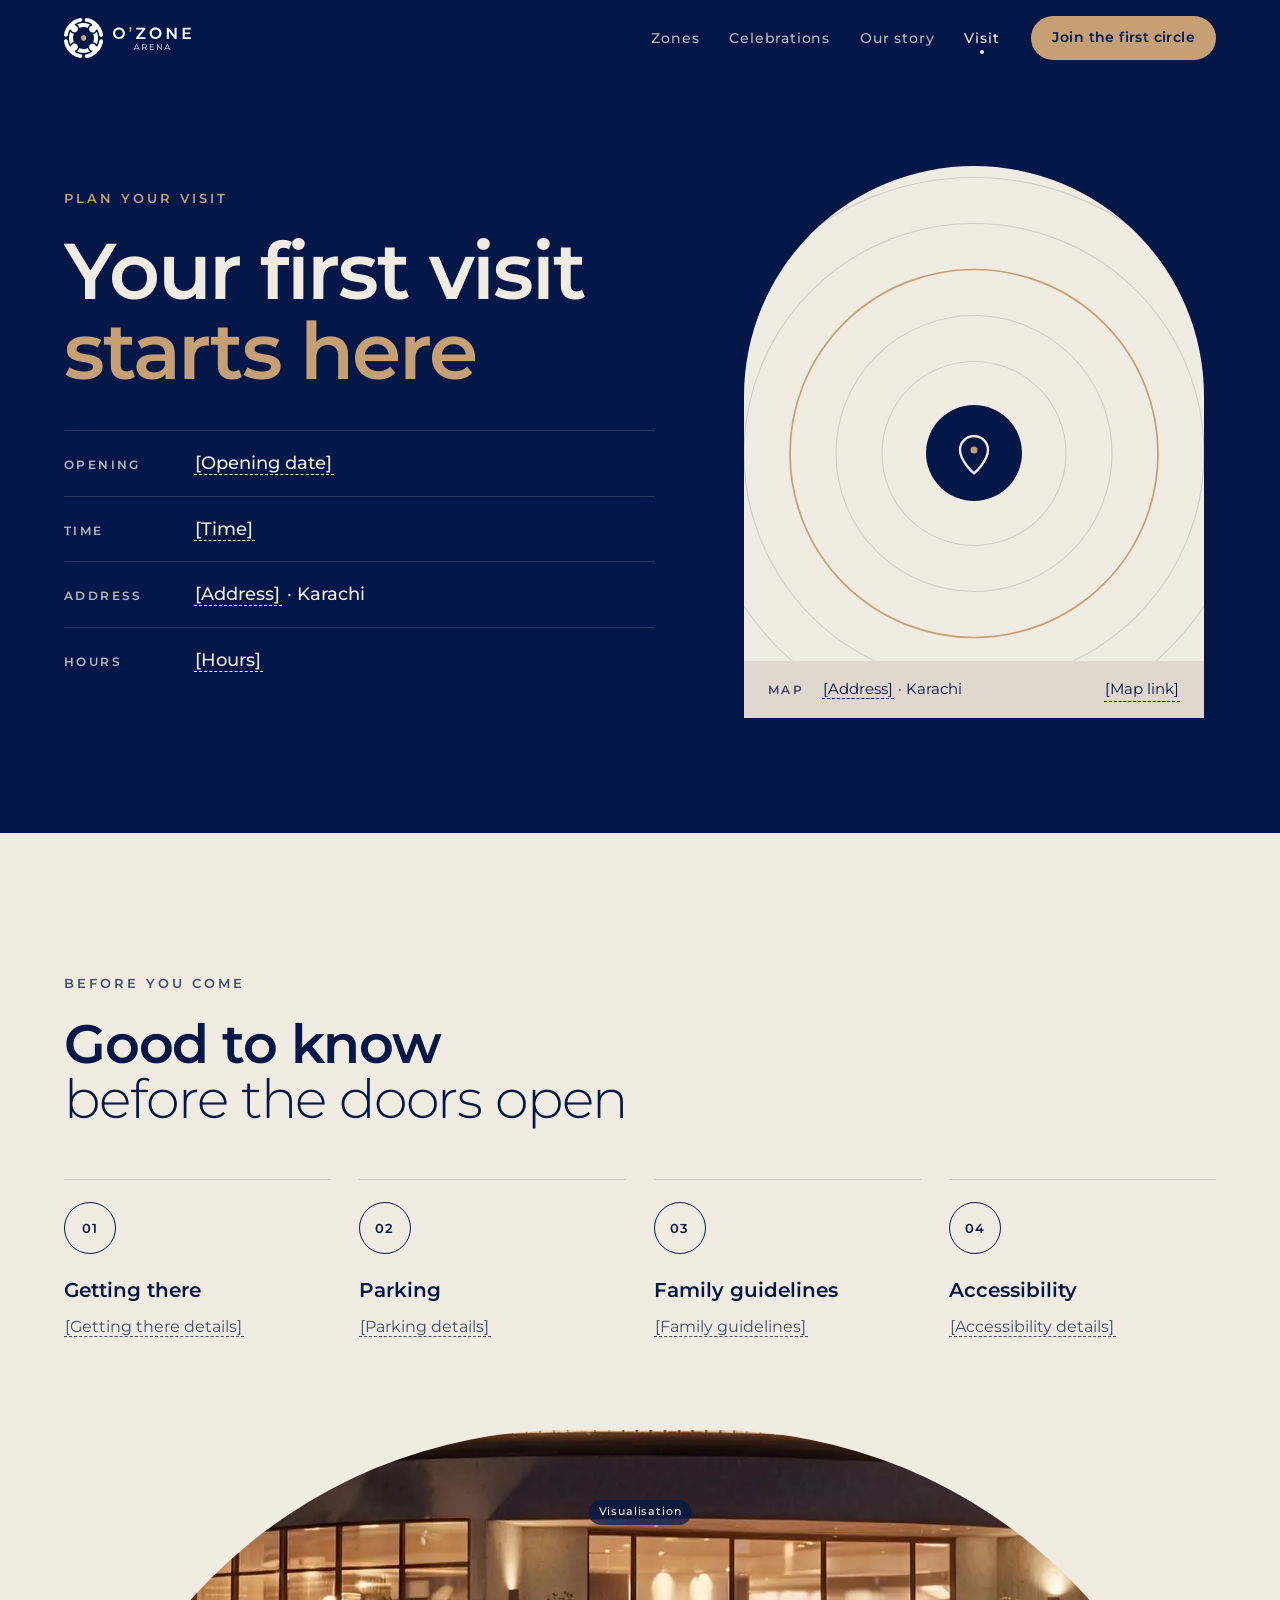
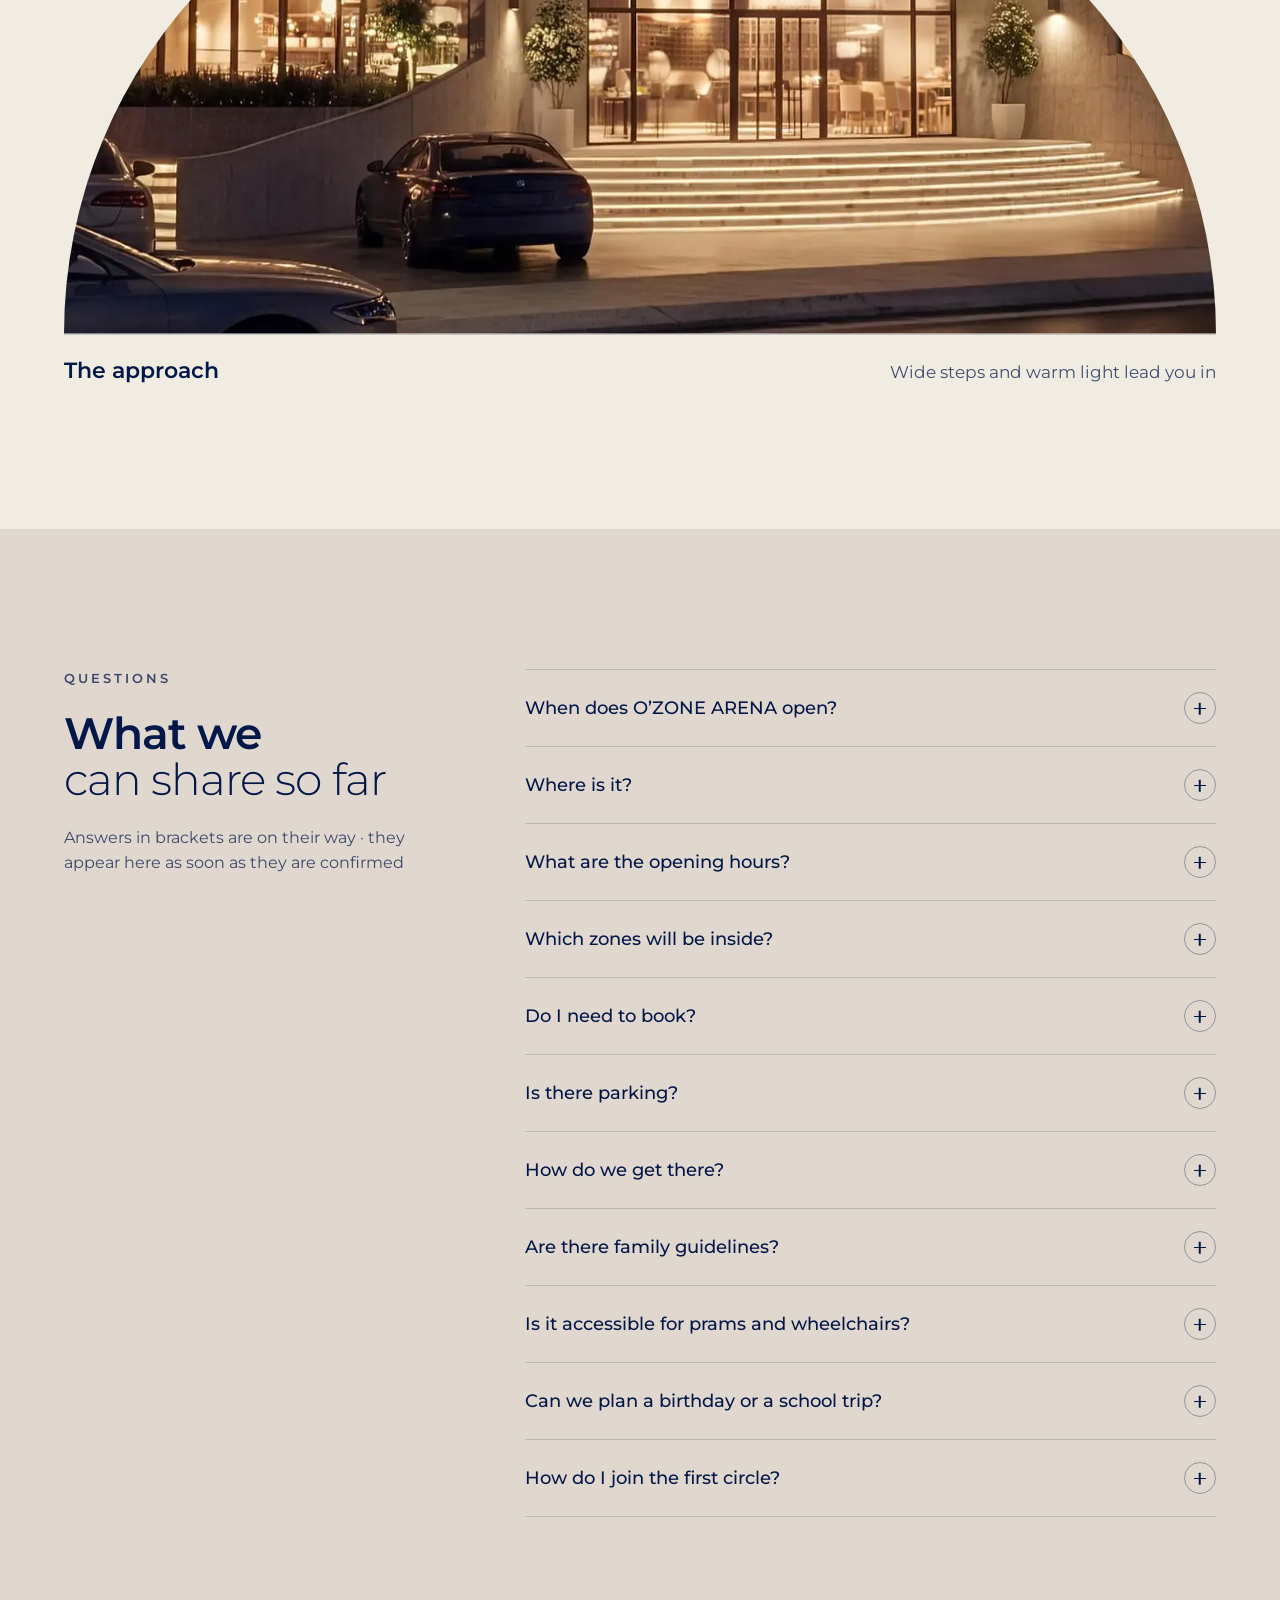
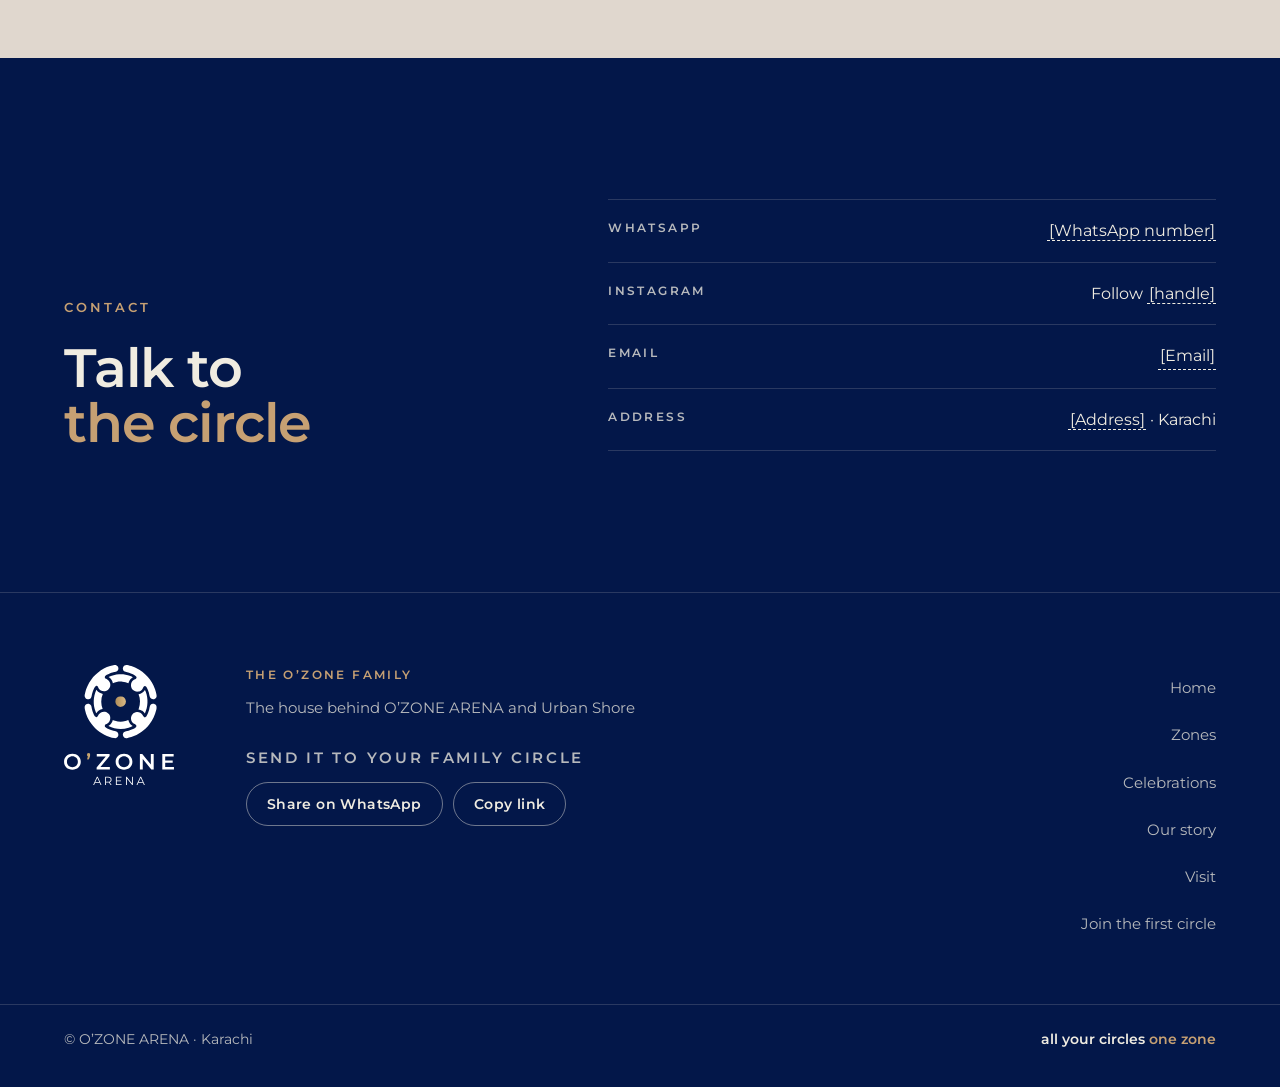
<file: visit.html>
<!doctype html>
<html lang="en">
<head>
<meta charset="utf-8">
<meta name="viewport" content="width=device-width, initial-scale=1, viewport-fit=cover">
<title>Plan your visit · O’ZONE ARENA Karachi</title>
<meta name="description" content="Plan your first visit to O’ZONE ARENA in Karachi · opening · address · hours · getting there and questions">
<meta name="robots" content="noindex, nofollow">
<meta name="theme-color" content="#031749">
<link rel="canonical" href="https://wearemarketingbf-dotcom.github.io/ozone-arena-website/visit.html">
<meta property="og:type" content="website">
<meta property="og:site_name" content="O’ZONE ARENA">
<meta property="og:title" content="Plan your visit · O’ZONE ARENA">
<meta property="og:description" content="Plan your first visit to O’ZONE ARENA in Karachi · opening · address · hours · getting there and questions">
<meta property="og:url" content="https://wearemarketingbf-dotcom.github.io/ozone-arena-website/visit.html">
<meta property="og:image" content="https://wearemarketingbf-dotcom.github.io/ozone-arena-website/assets/og.jpg">
<meta property="og:image:width" content="1200">
<meta property="og:image:height" content="630">
<meta property="og:image:alt" content="Night visualisation of the O’ZONE ARENA building with a gold orbit">
<meta name="twitter:card" content="summary_large_image">
<link rel="icon" href="assets/favicon-48.png" sizes="48x48" type="image/png">
<link rel="icon" href="assets/mark-color.svg" type="image/svg+xml">
<link rel="apple-touch-icon" href="assets/apple-touch-icon.png">
<link rel="preload" href="assets/fonts/montserrat-latin-500-normal.woff2" as="font" type="font/woff2" crossorigin>
<link rel="preload" href="assets/fonts/montserrat-latin-600-normal.woff2" as="font" type="font/woff2" crossorigin>
<link rel="stylesheet" href="css/site.css">
<link rel="stylesheet" href="css/pages.css">
<script>
  // motion is an enhancement · without js every section renders static and complete
  // round 6 · reduced motion gets calm motion · the scroll linked story stays · parallax · big moves · loops and autoplay go
  (function () {
    var d = document.documentElement; d.classList.add('js', 'motion');
    if (window.matchMedia && window.matchMedia('(prefers-reduced-motion: reduce)').matches) d.classList.add('calm');
  })();
</script>
</head>
<body data-page="visit">
<a class="skip" href="#main">Skip to content</a>

<header class="hdr" id="hdr">
  <div class="hdr__in">
    <a class="brand" href="index.html" aria-label="O’ZONE ARENA · home">
      <img class="brand__mark" src="assets/mark-whitegold.svg" alt="" width="40" height="41">
      <img class="brand__word" src="assets/wordarena-whitegold.svg" alt="" width="79" height="23">
    </a>
    <nav class="nav" aria-label="Main">
      <ul>
        <li><a href="zones.html">Zones</a></li>
        <li><a href="celebrations.html">Celebrations</a></li>
        <li><a href="story.html">Our story</a></li>
        <li><a href="visit.html" aria-current="page">Visit</a></li>
      </ul>
    </nav>
    <a class="btn btn--gold btn--sm hdr__cta" href="first-circle.html">Join the first circle</a>
    <button class="menu-btn" type="button" aria-expanded="false" aria-controls="mnav"><span class="menu-btn__ring" aria-hidden="true"><svg class="menu-btn__prog" viewBox="0 0 30 30" focusable="false"><circle cx="15" cy="15" r="14.25" pathLength="1"/></svg></span><span class="menu-btn__t">Menu</span></button>
  </div>
</header>
<div class="mnav" id="mnav" hidden>
  <nav aria-label="Mobile">
    <ul>
        <li><a href="index.html">Home</a></li>
        <li><a href="zones.html">Zones</a></li>
        <li><a href="celebrations.html">Celebrations</a></li>
        <li><a href="story.html">Our story</a></li>
        <li><a href="visit.html" aria-current="page">Visit</a></li>
        <li><a href="first-circle.html">Join the first circle</a></li>
    </ul>
  </nav>
  <p class="mnav__tag">all your circles <span>one zone</span></p>
</div>

<main id="main">
<section class="vhero" aria-labelledby="pv-h">
  <div class="wrap vhero__grid">
    <div class="vhero__text">
      <p class="eyebrow">Plan your visit</p>
      <h1 id="pv-h" class="display display--page reveal"><span class="ln"><span>Your first visit</span></span><span class="ln ln--gold"><span>starts here</span></span></h1>
      <dl class="facts facts--d">
        <div><dt>Opening</dt><dd><span class="ph">[Opening date]</span></dd></div>
        <div><dt>Time</dt><dd><span class="ph">[Time]</span></dd></div>
        <div><dt>Address</dt><dd><span class="ph">[Address]</span> · Karachi</dd></div>
        <div><dt>Hours</dt><dd><span class="ph">[Hours]</span></dd></div>
      </dl>
    </div>
    <div class="amap" role="img" aria-label="Map placeholder · the pin waits at the centre of the rings until the address is confirmed" data-reveal>
      <svg class="amap__rings" viewBox="0 0 400 480" aria-hidden="true" focusable="false">
        <circle pathLength="1" cx="200" cy="250" r="40" style="--i:0"/><circle pathLength="1" cx="200" cy="250" r="80" style="--i:1"/><circle pathLength="1" cx="200" cy="250" r="120" style="--i:2"/>
        <circle pathLength="1" class="amap__gold" cx="200" cy="250" r="160" style="--i:3"/><circle pathLength="1" cx="200" cy="250" r="200" style="--i:4"/><circle pathLength="1" cx="200" cy="250" r="240" style="--i:5"/><circle pathLength="1" cx="200" cy="250" r="280" style="--i:6"/>
      </svg>
      <span class="amap__pin"><svg class="ic" viewBox="0 0 48 48" aria-hidden="true" focusable="false"><path d="M24 41.5s-12-10.5-12-20a12 12 0 0 1 24 0c0 9.5-12 20-12 20z"></path><circle class="ic__core" cx="24" cy="21.5" r="3"></circle></svg></span>
      <div class="amap__foot"><span class="amap__k">Map</span><span><span class="ph">[Address]</span> · Karachi</span><span class="ph">[Map link]</span></div>
    </div>
  </div>
</section>

<section class="before" aria-labelledby="before-h">
  <div class="wrap">
    <div class="before__head">
      <p class="eyebrow eyebrow--ink">Before you come</p>
      <h2 id="before-h" class="h2 reveal"><span class="ln"><span>Good to know</span></span><span class="ln ln--light"><span>before the doors open</span></span></h2>
    </div>
    <ol class="before__list">
      <li data-reveal><span class="before__n">01</span><h3>Getting there</h3><p><span class="ph">[Getting there details]</span></p></li>
      <li data-reveal><span class="before__n">02</span><h3>Parking</h3><p><span class="ph">[Parking details]</span></p></li>
      <li data-reveal><span class="before__n">03</span><h3>Family guidelines</h3><p><span class="ph">[Family guidelines]</span></p></li>
      <li data-reveal><span class="before__n">04</span><h3>Accessibility</h3><p><span class="ph">[Accessibility details]</span></p></li>
    </ol>
  </div>
</section>

<section class="approach" aria-labelledby="ap-h">
  <div class="wrap">
    <figure class="approach__fig" data-reveal>
      <div class="approach__arch"><img src="assets/p/vi-approach.webp" width="1400" height="612" loading="lazy" decoding="async" alt="The entrance at night · glass doors and wide steps glowing warm under the drum"><p class="vis-tag">Visualisation</p></div>
      <figcaption><h2 id="ap-h" class="approach__h">The approach</h2><p>Wide steps and warm light lead you in</p></figcaption>
    </figure>
  </div>
</section>

<section class="vfaq" id="questions" aria-labelledby="vfaq-h">
  <div class="wrap vfaq__grid">
    <div>
      <p class="eyebrow eyebrow--ink">Questions</p>
      <h2 id="vfaq-h" class="h2">What we<br><span class="ln--light">can share so far</span></h2>
      <p class="vfaq__note">Answers in brackets are on their way · they appear here as soon as they are confirmed</p>
    </div>
    <div class="faq__list">
        <div class="qa"><h3><button type="button" aria-expanded="false" aria-controls="vq1" id="vq1b"><span>When does O’ZONE ARENA open?</span><i aria-hidden="true"></i></button></h3><div class="qa__p" id="vq1" role="region" aria-labelledby="vq1b"><div><p>The doors open on <span class="ph">[Opening date]</span> · join the first circle to hear it first</p></div></div></div>
        <div class="qa"><h3><button type="button" aria-expanded="false" aria-controls="vq2" id="vq2b"><span>Where is it?</span><i aria-hidden="true"></i></button></h3><div class="qa__p" id="vq2" role="region" aria-labelledby="vq2b"><div><p><span class="ph">[Address]</span> · Karachi</p></div></div></div>
        <div class="qa"><h3><button type="button" aria-expanded="false" aria-controls="vq3" id="vq3b"><span>What are the opening hours?</span><i aria-hidden="true"></i></button></h3><div class="qa__p" id="vq3" role="region" aria-labelledby="vq3b"><div><p><span class="ph">[Hours]</span></p></div></div></div>
        <div class="qa"><h3><button type="button" aria-expanded="false" aria-controls="vq4" id="vq4b"><span>Which zones will be inside?</span><i aria-hidden="true"></i></button></h3><div class="qa__p" id="vq4" role="region" aria-labelledby="vq4b"><div><p>The plan is <span class="js-zone-list-lc">lounge · café · restaurant · gaming · kids · wellness · gym and studio</span> · the final line up is confirmed before opening</p></div></div></div>
        <div class="qa"><h3><button type="button" aria-expanded="false" aria-controls="vq5" id="vq5b"><span>Do I need to book?</span><i aria-hidden="true"></i></button></h3><div class="qa__p" id="vq5" role="region" aria-labelledby="vq5b"><div><p><span class="ph">[Booking details]</span></p></div></div></div>
        <div class="qa"><h3><button type="button" aria-expanded="false" aria-controls="vq6" id="vq6b"><span>Is there parking?</span><i aria-hidden="true"></i></button></h3><div class="qa__p" id="vq6" role="region" aria-labelledby="vq6b"><div><p><span class="ph">[Parking details]</span></p></div></div></div>
        <div class="qa"><h3><button type="button" aria-expanded="false" aria-controls="vq7" id="vq7b"><span>How do we get there?</span><i aria-hidden="true"></i></button></h3><div class="qa__p" id="vq7" role="region" aria-labelledby="vq7b"><div><p><span class="ph">[Getting there details]</span></p></div></div></div>
        <div class="qa"><h3><button type="button" aria-expanded="false" aria-controls="vq8" id="vq8b"><span>Are there family guidelines?</span><i aria-hidden="true"></i></button></h3><div class="qa__p" id="vq8" role="region" aria-labelledby="vq8b"><div><p><span class="ph">[Family guidelines]</span></p></div></div></div>
        <div class="qa"><h3><button type="button" aria-expanded="false" aria-controls="vq9" id="vq9b"><span>Is it accessible for prams and wheelchairs?</span><i aria-hidden="true"></i></button></h3><div class="qa__p" id="vq9" role="region" aria-labelledby="vq9b"><div><p><span class="ph">[Accessibility details]</span></p></div></div></div>
        <div class="qa"><h3><button type="button" aria-expanded="false" aria-controls="vq10" id="vq10b"><span>Can we plan a birthday or a school trip?</span><i aria-hidden="true"></i></button></h3><div class="qa__p" id="vq10" role="region" aria-labelledby="vq10b"><div><p>Tell us your occasion on the <a href="celebrations.html">celebrations page</a> · <span class="ph">[Packages announced before opening]</span></p></div></div></div>
        <div class="qa"><h3><button type="button" aria-expanded="false" aria-controls="vq11" id="vq11b"><span>How do I join the first circle?</span><i aria-hidden="true"></i></button></h3><div class="qa__p" id="vq11" role="region" aria-labelledby="vq11b"><div><p>Pick your circles on the <a href="first-circle.html">first circle page</a> and send them on WhatsApp · we will keep you posted as the circle forms</p></div></div></div>
    </div>
  </div>
</section>

<section class="contact" aria-labelledby="ct-h">
  <div class="wrap contact__grid">
    <div>
      <p class="eyebrow">Contact</p>
      <h2 id="ct-h" class="h2"><span class="ln"><span>Talk to</span></span><span class="ln ln--gold"><span>the circle</span></span></h2>
    </div>
    <ul class="contact__list">
      <li><span class="contact__k">WhatsApp</span><a class="js-wa"><span class="ph js-wa-num">[WhatsApp number]</span></a></li>
      <li><span class="contact__k">Instagram</span><a class="js-ig">Follow <span class="ph js-ig-handle">[handle]</span></a></li>
      <li><span class="contact__k">Email</span><span class="ph">[Email]</span></li>
      <li><span class="contact__k">Address</span><span><span class="ph">[Address]</span> · Karachi</span></li>
    </ul>
  </div>
</section>
</main>

<footer class="ftr" data-spine="09 · O’ZONE">
  <div class="wrap ftr__grid">
    <img class="ftr__logo" src="assets/full-whitegold.svg" width="110" height="120" alt="O’ZONE ARENA" loading="lazy">
    <div class="ftr__fam">
      <p class="ftr__k">The O’ZONE family</p>
      <p>The house behind O’ZONE ARENA and Urban&nbsp;Shore</p>
      <div class="share share--ftr">
  <p class="share__k">Send it to your family circle</p>
  <div class="share__row"><a class="btn btn--line btn--sm js-share" href="https://wa.me/?text=O%E2%80%99ZONE%20ARENA%20is%20coming%20to%20Karachi%20%C2%B7%20all%20your%20circles%20one%20zone%20%C2%B7%20https%3A//wearemarketingbf-dotcom.github.io/ozone-arena-website/" target="_blank" rel="noopener">Share on WhatsApp</a><button class="btn btn--line btn--sm js-copy" type="button">Copy link</button></div>
  <p class="share__status" role="status" aria-live="polite"></p>
</div>
    </div>
    <nav class="ftr__nav" aria-label="Footer">
      <ul><li><a href="index.html">Home</a></li><li><a href="zones.html">Zones</a></li><li><a href="celebrations.html">Celebrations</a></li><li><a href="story.html">Our story</a></li><li><a href="visit.html">Visit</a></li><li><a href="first-circle.html">Join the first circle</a></li></ul>
    </nav>
  </div>
  <div class="wrap ftr__base">
    <p>© O’ZONE ARENA · Karachi</p>
    <p class="ftr__tag">all your circles <span>one zone</span></p>
  </div>
</footer>
<!-- mobile · sticky call to action -->
<div class="dock" aria-hidden="true"><a class="btn btn--gold btn--wide" href="first-circle.html" tabindex="-1">Join the first circle</a></div>

<script src="js/core.js" defer></script>
<script src="js/pages.js" defer></script>
</body>
</html>
</file>
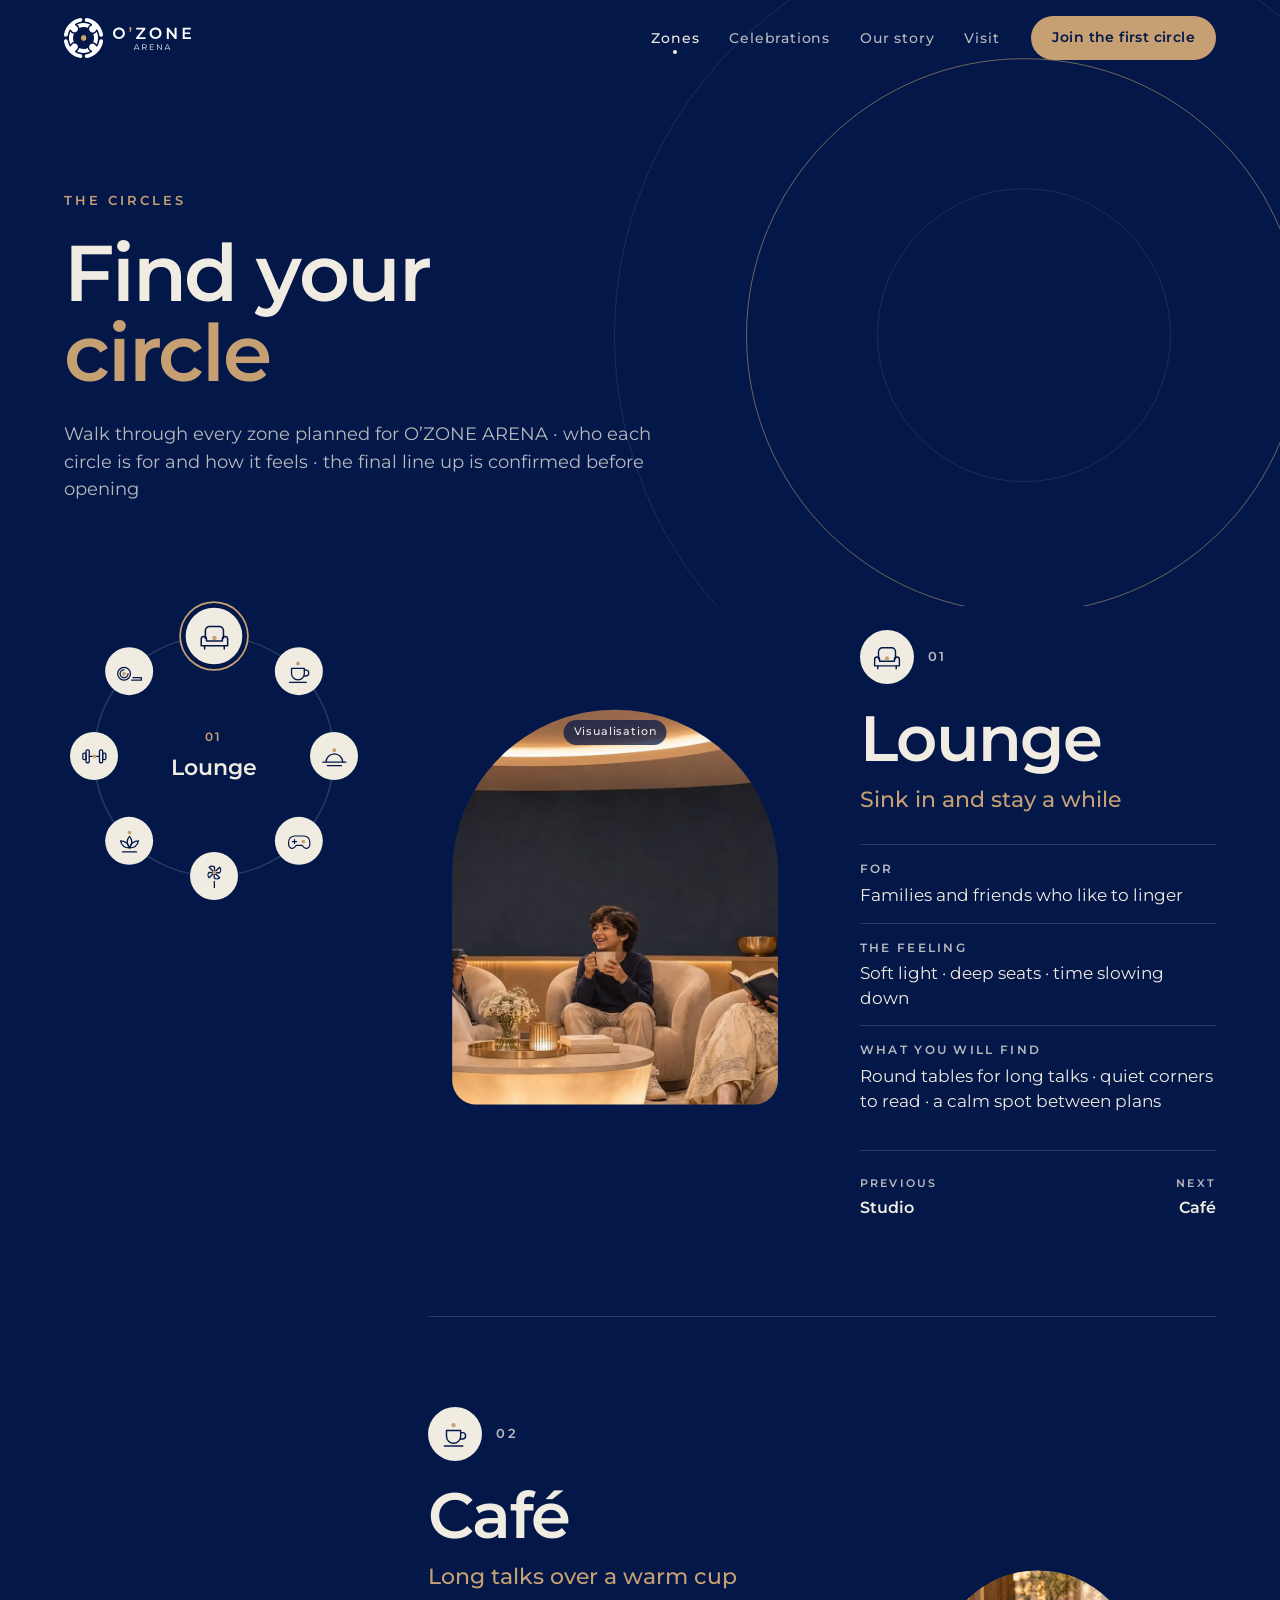
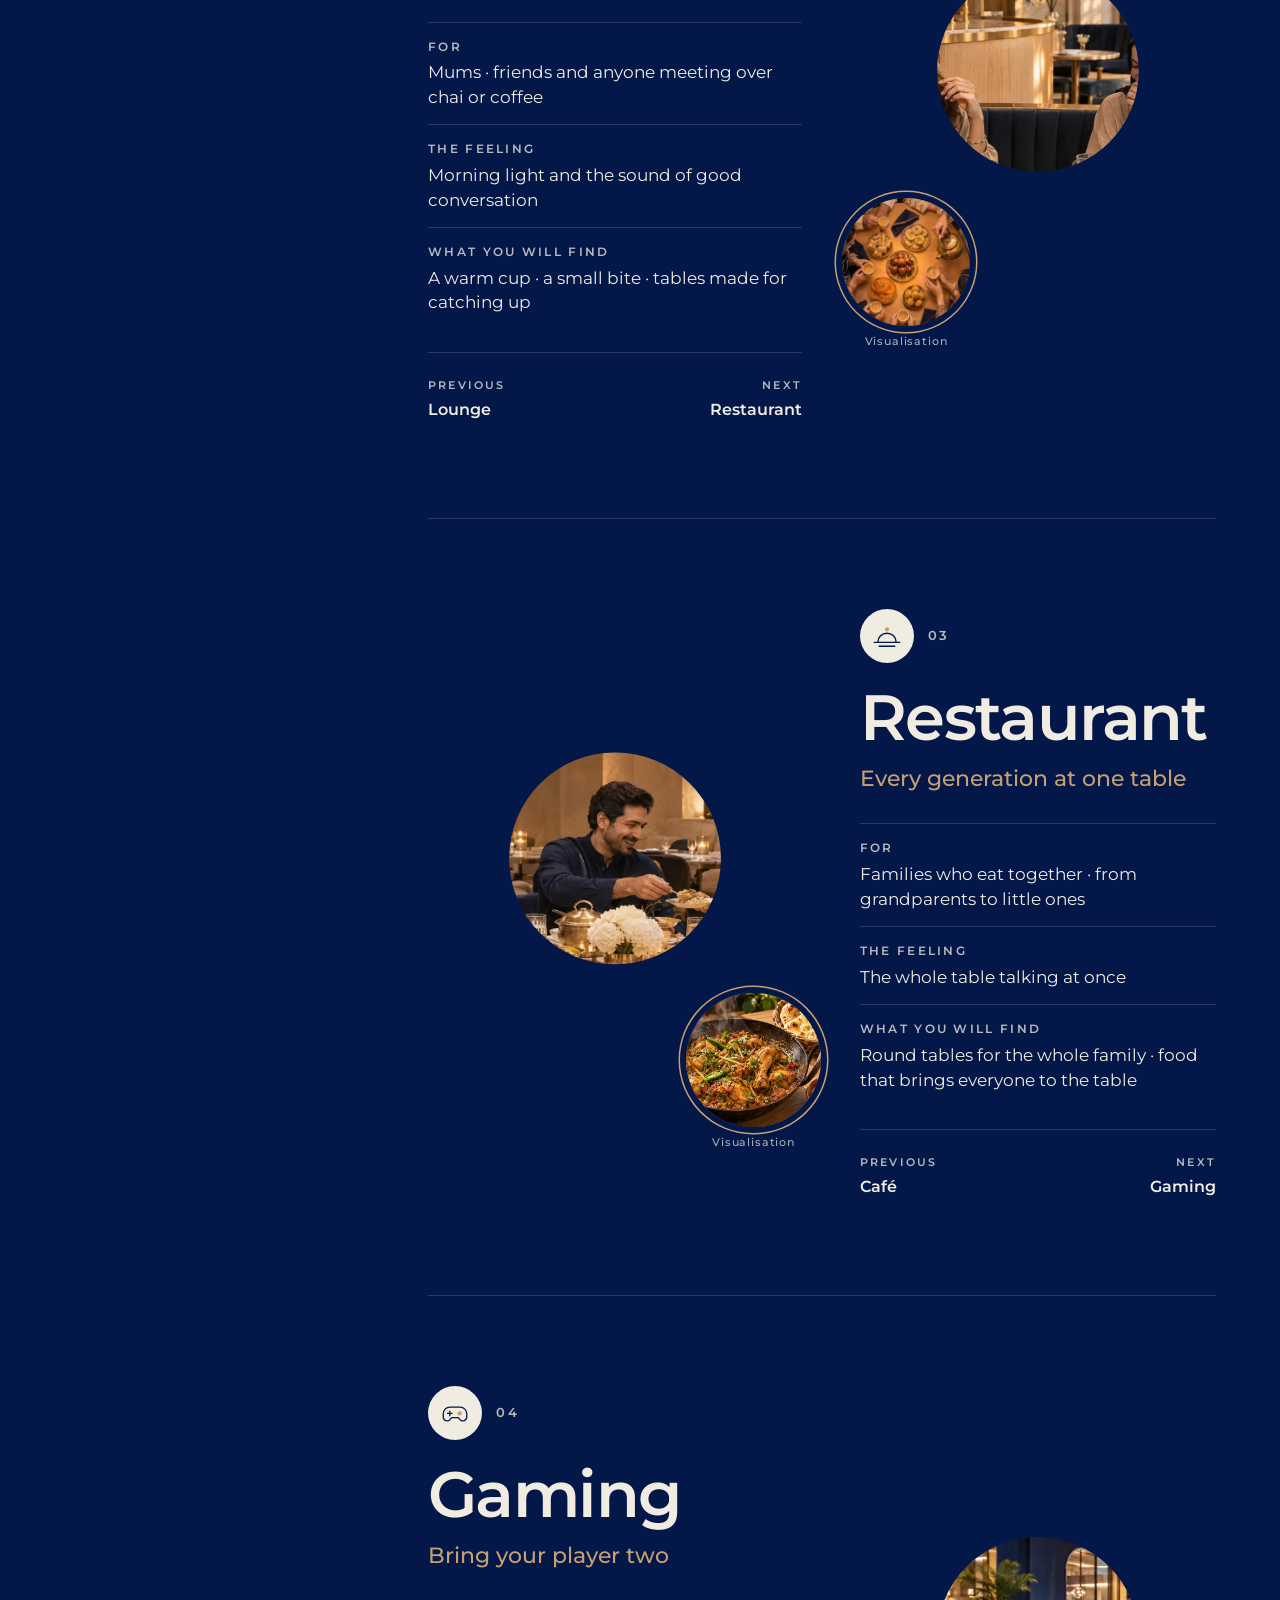
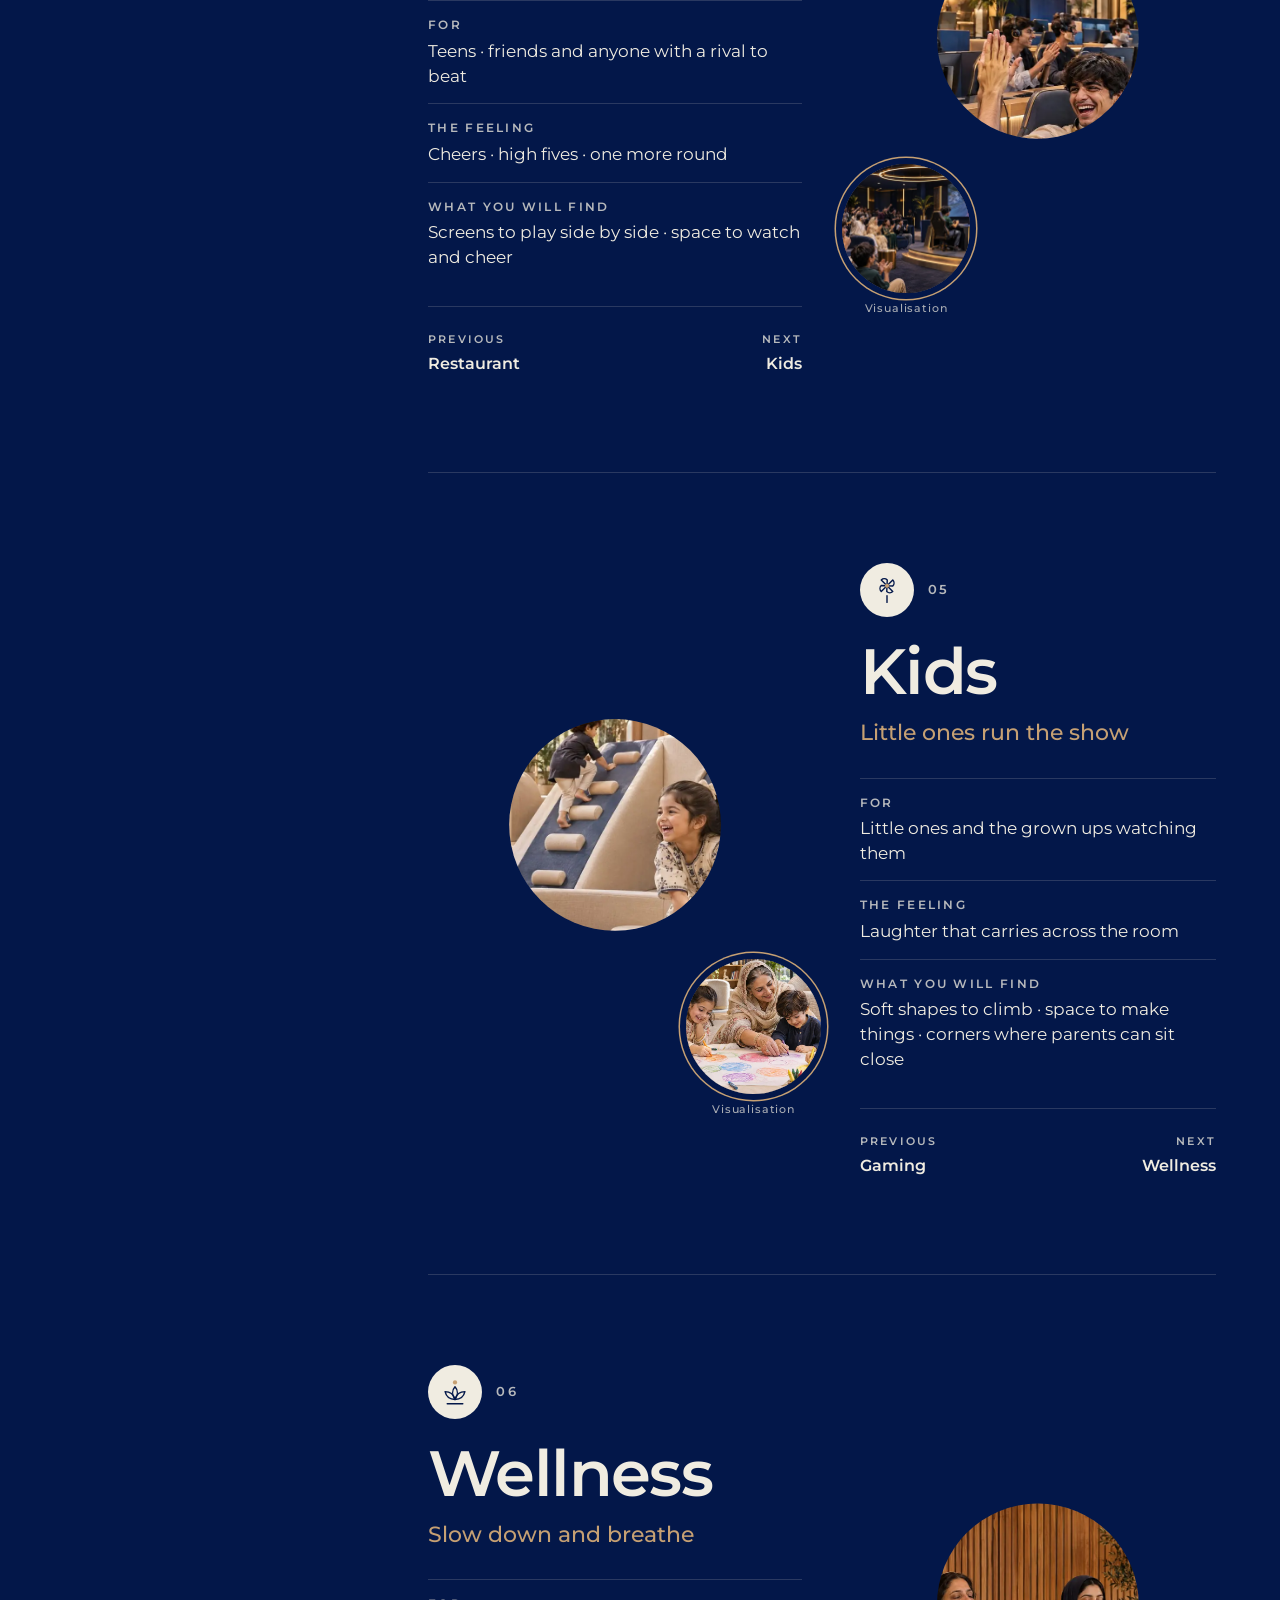
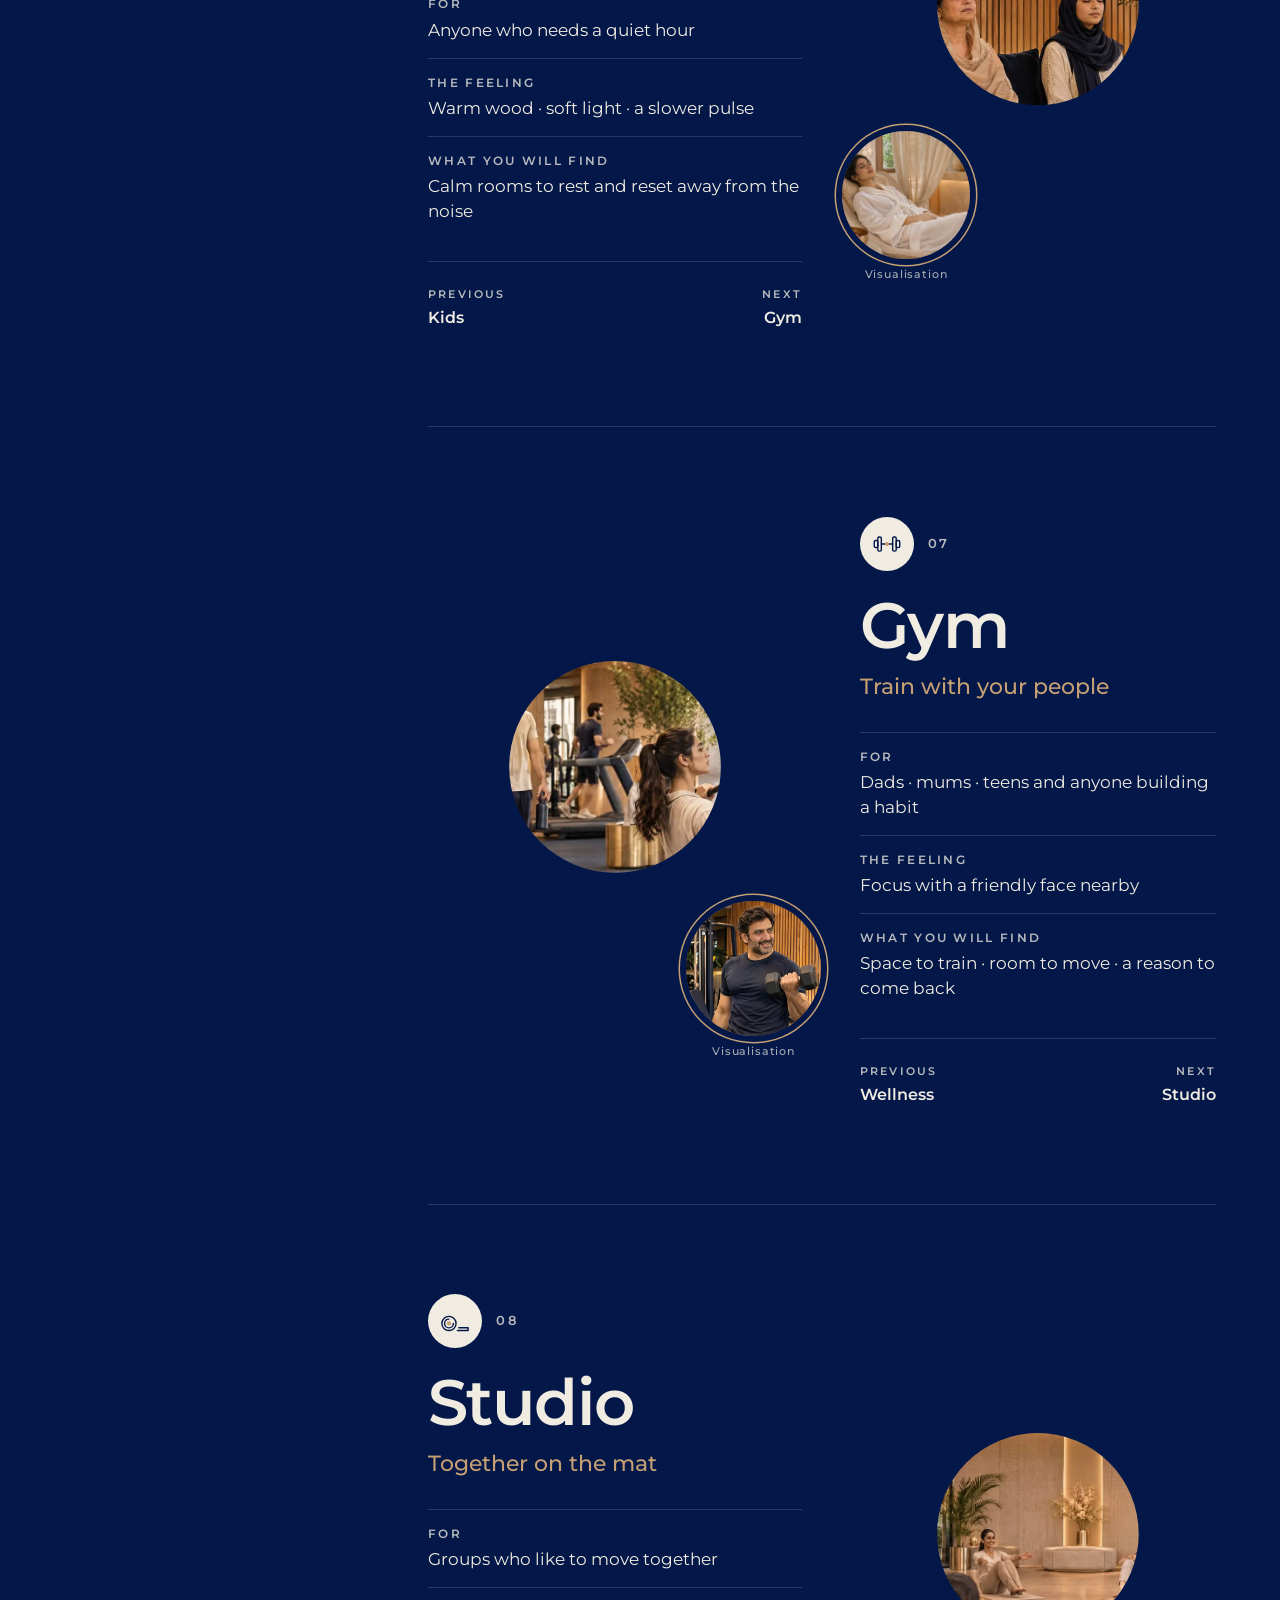
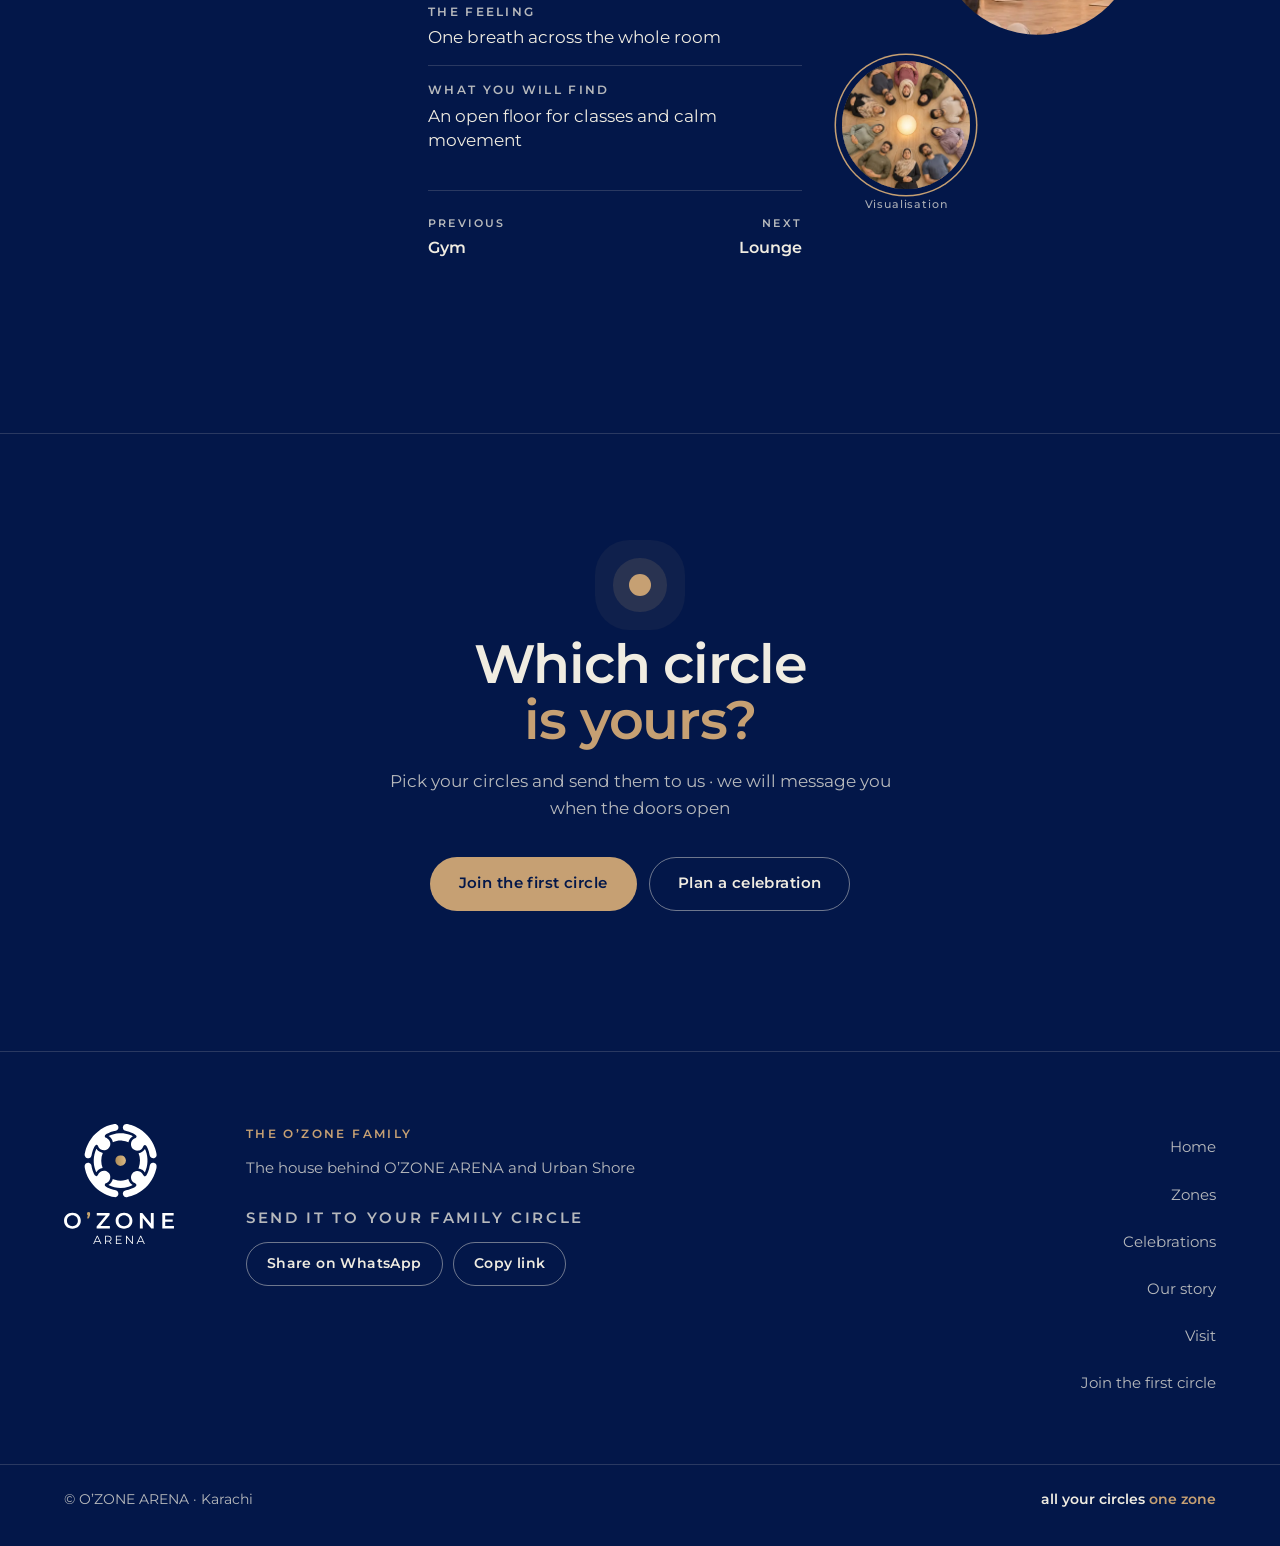
<file: zones.html>
<!doctype html>
<html lang="en">
<head>
<meta charset="utf-8">
<meta name="viewport" content="width=device-width, initial-scale=1, viewport-fit=cover">
<title>The circles · every zone · O’ZONE ARENA Karachi</title>
<meta name="description" content="Walk through every zone planned for O’ZONE ARENA in Karachi · lounge café restaurant gaming kids wellness gym and studio">
<meta name="robots" content="noindex, nofollow">
<meta name="theme-color" content="#031749">
<link rel="canonical" href="https://wearemarketingbf-dotcom.github.io/ozone-arena-website/zones.html">
<meta property="og:type" content="website">
<meta property="og:site_name" content="O’ZONE ARENA">
<meta property="og:title" content="The circles · O’ZONE ARENA">
<meta property="og:description" content="Walk through every zone planned for O’ZONE ARENA in Karachi · lounge café restaurant gaming kids wellness gym and studio">
<meta property="og:url" content="https://wearemarketingbf-dotcom.github.io/ozone-arena-website/zones.html">
<meta property="og:image" content="https://wearemarketingbf-dotcom.github.io/ozone-arena-website/assets/og.jpg">
<meta property="og:image:width" content="1200">
<meta property="og:image:height" content="630">
<meta property="og:image:alt" content="Night visualisation of the O’ZONE ARENA building with a gold orbit">
<meta name="twitter:card" content="summary_large_image">
<link rel="icon" href="assets/favicon-48.png" sizes="48x48" type="image/png">
<link rel="icon" href="assets/mark-color.svg" type="image/svg+xml">
<link rel="apple-touch-icon" href="assets/apple-touch-icon.png">
<link rel="preload" href="assets/fonts/montserrat-latin-500-normal.woff2" as="font" type="font/woff2" crossorigin>
<link rel="preload" href="assets/fonts/montserrat-latin-600-normal.woff2" as="font" type="font/woff2" crossorigin>
<link rel="stylesheet" href="css/site.css">
<link rel="stylesheet" href="css/pages.css">
<script>
  // motion is an enhancement · without js every section renders static and complete
  // round 6 · reduced motion gets calm motion · the scroll linked story stays · parallax · big moves · loops and autoplay go
  (function () {
    var d = document.documentElement; d.classList.add('js', 'motion');
    if (window.matchMedia && window.matchMedia('(prefers-reduced-motion: reduce)').matches) d.classList.add('calm');
  })();
</script>
</head>
<body data-page="zones">
<a class="skip" href="#main">Skip to content</a>

<header class="hdr" id="hdr">
  <div class="hdr__in">
    <a class="brand" href="index.html" aria-label="O’ZONE ARENA · home">
      <img class="brand__mark" src="assets/mark-whitegold.svg" alt="" width="40" height="41">
      <img class="brand__word" src="assets/wordarena-whitegold.svg" alt="" width="79" height="23">
    </a>
    <nav class="nav" aria-label="Main">
      <ul>
        <li><a href="zones.html" aria-current="page">Zones</a></li>
        <li><a href="celebrations.html">Celebrations</a></li>
        <li><a href="story.html">Our story</a></li>
        <li><a href="visit.html">Visit</a></li>
      </ul>
    </nav>
    <a class="btn btn--gold btn--sm hdr__cta" href="first-circle.html">Join the first circle</a>
    <button class="menu-btn" type="button" aria-expanded="false" aria-controls="mnav"><span class="menu-btn__ring" aria-hidden="true"><svg class="menu-btn__prog" viewBox="0 0 30 30" focusable="false"><circle cx="15" cy="15" r="14.25" pathLength="1"/></svg></span><span class="menu-btn__t">Menu</span></button>
  </div>
</header>
<div class="mnav" id="mnav" hidden>
  <nav aria-label="Mobile">
    <ul>
        <li><a href="index.html">Home</a></li>
        <li><a href="zones.html" aria-current="page">Zones</a></li>
        <li><a href="celebrations.html">Celebrations</a></li>
        <li><a href="story.html">Our story</a></li>
        <li><a href="visit.html">Visit</a></li>
        <li><a href="first-circle.html">Join the first circle</a></li>
    </ul>
  </nav>
  <p class="mnav__tag">all your circles <span>one zone</span></p>
</div>

<main id="main">
<section class="phero" aria-labelledby="pz-h">
  <div class="phero__rings" aria-hidden="true"></div>
  <div class="wrap phero__in">
    <p class="eyebrow">The circles</p>
    <h1 id="pz-h" class="display display--page reveal"><span class="ln"><span>Find your</span></span><span class="ln ln--gold"><span>circle</span></span></h1>
    <p class="lede">Walk through every zone planned for O’ZONE ARENA · who each circle is for and how it feels · the final line up is confirmed before opening</p>
  </div>
</section>

<div class="zx">
  <div class="wrap zx__grid">
    <nav class="zx__index" aria-label="Zones on this page">
      <div class="zx__orbit">
        <svg class="zx__ring" viewBox="0 0 100 100" aria-hidden="true" focusable="false"><circle class="zx__track" cx="50" cy="50" r="40"/><circle class="zx__arc" cx="50" cy="50" r="40" pathLength="1"/></svg>
        <ul class="zx__list">
          <li data-zone-item="lounge" style="--a0:0deg"><a href="#zone-lounge" data-zx="lounge"><span class="zx__c"><svg class="ic" viewBox="0 0 48 48" aria-hidden="true" focusable="false"><path d="M12 26.5V16.5a5.5 5.5 0 0 1 5.5-5.5h13a5.5 5.5 0 0 1 5.5 5.5v10"></path><path d="M6.5 36.5v-9a3.5 3.5 0 0 1 7 0V30h21v-2.5a3.5 3.5 0 0 1 7 0v9z"></path><path d="M11 36.5V40.5M37 36.5V40.5"></path><circle class="ic__core" cx="24" cy="26" r="3"></circle></svg></span><span class="zx__l">Lounge</span></a></li>
          <li data-zone-item="cafe" style="--a0:45deg"><a href="#zone-cafe" data-zx="cafe"><span class="zx__c"><svg class="ic" viewBox="0 0 48 48" aria-hidden="true" focusable="false"><path d="M12 19h20v8a10 10 0 0 1-20 0z"></path><path d="M32 22h2.5a4.5 4.5 0 0 1 0 9H31.5"></path><path d="M9 41h26"></path><circle class="ic__core" cx="22" cy="11.5" r="3"></circle></svg></span><span class="zx__l">Café</span></a></li>
          <li data-zone-item="restaurant" style="--a0:90deg"><a href="#zone-restaurant" data-zx="restaurant"><span class="zx__c"><svg class="ic" viewBox="0 0 48 48" aria-hidden="true" focusable="false"><path d="M11 33a13 13 0 0 1 26 0"></path><path d="M6 33h36"></path><path d="M13 38.5h22"></path><circle class="ic__core" cx="24" cy="14.5" r="3"></circle></svg></span><span class="zx__l">Restaurant</span></a></li>
          <li data-zone-item="gaming" style="--a0:135deg"><a href="#zone-gaming" data-zx="gaming"><span class="zx__c"><svg class="ic" viewBox="0 0 48 48" aria-hidden="true" focusable="false"><g transform="translate(24 25) scale(.92) translate(-24 -25)"><path d="M16 15h16a10 10 0 0 1 10 10v5a6 6 0 0 1-10.4 4.1L29 31H19l-2.6 3.1A6 6 0 0 1 6 30v-5a10 10 0 0 1 10-10z"></path><path d="M16 21v7M12.5 24.5h7"></path></g><circle class="ic__core" cx="30.5" cy="24.6" r="3"></circle></svg></span><span class="zx__l">Gaming</span></a></li>
          <li data-zone-item="kids" style="--a0:180deg"><a href="#zone-kids" data-zx="kids"><span class="zx__c"><svg class="ic" viewBox="0 0 48 48" aria-hidden="true" focusable="false"><g transform="rotate(45 24 18)"><path d="M24 18V6.5a6 6 0 0 1 6 6z" transform="rotate(0 24 18)"></path><path d="M24 18V6.5a6 6 0 0 1 6 6z" transform="rotate(90 24 18)"></path><path d="M24 18V6.5a6 6 0 0 1 6 6z" transform="rotate(180 24 18)"></path><path d="M24 18V6.5a6 6 0 0 1 6 6z" transform="rotate(270 24 18)"></path></g><path d="M24 32v9.5"></path><circle class="ic__core" cx="24" cy="18" r="3"></circle></svg></span><span class="zx__l">Kids</span></a></li>
          <li data-zone-item="wellness" style="--a0:225deg"><a href="#zone-wellness" data-zx="wellness"><span class="zx__c"><svg class="ic" viewBox="0 0 48 48" aria-hidden="true" focusable="false"><path d="M24 16.5c4 4.3 4.6 11.3 0 18c-4.6-6.7-4-13.7 0-18z"></path><path d="M24 34.5c-6.8 0-12.4-4-14-11c6.8 0 12 4 14 11z"></path><path d="M24 34.5c6.8 0 12.4-4 14-11c-6.8 0-12 4-14 11z"></path><path d="M13 40.5h22"></path><circle class="ic__core" cx="24" cy="10.5" r="3"></circle></svg></span><span class="zx__l">Wellness</span></a></li>
          <li data-zone-item="gym" style="--a0:270deg"><a href="#zone-gym" data-zx="gym"><span class="zx__c"><svg class="ic" viewBox="0 0 48 48" aria-hidden="true" focusable="false"><rect x="6" y="19" width="5" height="10" rx="2"></rect><rect x="11" y="14" width="5" height="20" rx="2"></rect><rect x="32" y="14" width="5" height="20" rx="2"></rect><rect x="37" y="19" width="5" height="10" rx="2"></rect><path d="M16 24h16"></path><circle class="ic__core" cx="24" cy="24" r="3"></circle></svg></span><span class="zx__l">Gym</span></a></li>
          <li data-zone-item="studio" style="--a0:315deg"><a href="#zone-studio" data-zx="studio"><span class="zx__c"><svg class="ic" viewBox="0 0 48 48" aria-hidden="true" focusable="false"><circle cx="15.5" cy="27.5" r="10"></circle><path d="M21.7 27.5A6.2 6.2 0 1 1 15.5 21.3"></path><path d="M27.4 37.5H42.5V33.5H29.4"></path><circle class="ic__core" cx="15.5" cy="27.5" r="3"></circle></svg></span><span class="zx__l">Studio</span></a></li>
        </ul>
        <p class="zx__now" aria-hidden="true"><span class="zx__num js-zx-n">01</span><span class="zx__name js-zx-name">Lounge</span></p>
      </div>
      <span class="zx__prog" aria-hidden="true"></span>
    </nav>
    <div class="zx__zones">
      <section class="zs " id="zone-lounge" data-zone-item="lounge" aria-labelledby="zs-lounge-h">
        <div class="zs__media">
          <div class="zs__arch"><span class="zs__iris"><img src="assets/p/z-lounge.webp" width="860" height="1075" loading="eager" decoding="async" alt="A family reading and talking around a glowing round table in a warm lounge"></span><p class="vis-tag">Visualisation</p></div>
          <figure class="zs__detail"><img src="assets/p/zd-lounge.webp" width="520" height="520" loading="lazy" decoding="async" alt="A girl with a tablet and a boy with a cup on cream sofas around a glowing table"><figcaption class="vis-cap">Visualisation</figcaption></figure>
        </div>
        <div class="zs__text">
          <p class="zs__n"><span class="zs__ic"><svg class="ic" viewBox="0 0 48 48" aria-hidden="true" focusable="false"><path d="M12 26.5V16.5a5.5 5.5 0 0 1 5.5-5.5h13a5.5 5.5 0 0 1 5.5 5.5v10"></path><path d="M6.5 36.5v-9a3.5 3.5 0 0 1 7 0V30h21v-2.5a3.5 3.5 0 0 1 7 0v9z"></path><path d="M11 36.5V40.5M37 36.5V40.5"></path><circle class="ic__core" cx="24" cy="26" r="3"></circle></svg></span><span class="js-zs-n">01</span></p>
          <h2 id="zs-lounge-h" class="zs__h">Lounge</h2>
          <p class="zs__line">Sink in and stay a while</p>
          <dl class="zs__facts">
            <div><dt>For</dt><dd>Families and friends who like to linger</dd></div>
            <div><dt>The feeling</dt><dd>Soft light · deep seats · time slowing down</dd></div>
            <div><dt>What you will find</dt><dd>Round tables for long talks · quiet corners to read · a calm spot between plans</dd></div>
          </dl>
          <nav class="zs__nav" aria-label="More zones · Lounge">
            <a class="zs__prev" href="#zone-studio" data-to="studio"><span class="zs__dir">Previous</span><span class="zs__to">Studio</span></a>
            <a class="zs__next" href="#zone-cafe" data-to="cafe"><span class="zs__dir">Next</span><span class="zs__to">Café</span></a>
          </nav>
        </div>
      </section>
      <section class="zs zs--flip" id="zone-cafe" data-zone-item="cafe" aria-labelledby="zs-cafe-h">
        <div class="zs__media">
          <div class="zs__arch"><span class="zs__iris"><img src="assets/p/z-cafe.webp" width="860" height="1075" loading="lazy" decoding="async" alt="Friends laughing over coffee and pastries at a marble café table"></span><p class="vis-tag">Visualisation</p></div>
          <figure class="zs__detail"><img src="assets/p/zd-cafe.webp" width="520" height="520" loading="lazy" decoding="async" alt="Many hands sharing chai and sweets around one round table seen from above"><figcaption class="vis-cap">Visualisation</figcaption></figure>
        </div>
        <div class="zs__text">
          <p class="zs__n"><span class="zs__ic"><svg class="ic" viewBox="0 0 48 48" aria-hidden="true" focusable="false"><path d="M12 19h20v8a10 10 0 0 1-20 0z"></path><path d="M32 22h2.5a4.5 4.5 0 0 1 0 9H31.5"></path><path d="M9 41h26"></path><circle class="ic__core" cx="22" cy="11.5" r="3"></circle></svg></span><span class="js-zs-n">02</span></p>
          <h2 id="zs-cafe-h" class="zs__h">Café</h2>
          <p class="zs__line">Long talks over a warm cup</p>
          <dl class="zs__facts">
            <div><dt>For</dt><dd>Mums · friends and anyone meeting over chai or coffee</dd></div>
            <div><dt>The feeling</dt><dd>Morning light and the sound of good conversation</dd></div>
            <div><dt>What you will find</dt><dd>A warm cup · a small bite · tables made for catching up</dd></div>
          </dl>
          <nav class="zs__nav" aria-label="More zones · Café">
            <a class="zs__prev" href="#zone-lounge" data-to="lounge"><span class="zs__dir">Previous</span><span class="zs__to">Lounge</span></a>
            <a class="zs__next" href="#zone-restaurant" data-to="restaurant"><span class="zs__dir">Next</span><span class="zs__to">Restaurant</span></a>
          </nav>
        </div>
      </section>
      <section class="zs " id="zone-restaurant" data-zone-item="restaurant" aria-labelledby="zs-restaurant-h">
        <div class="zs__media">
          <div class="zs__arch"><span class="zs__iris"><img src="assets/p/z-restaurant.webp" width="860" height="1075" loading="lazy" decoding="async" alt="Three generations sharing a meal at one round restaurant table under a gold ring light"></span><p class="vis-tag">Visualisation</p></div>
          <figure class="zs__detail"><img src="assets/p/zd-restaurant.webp" width="520" height="520" loading="lazy" decoding="async" alt="A steaming karahi with naan and fresh salad"><figcaption class="vis-cap">Visualisation</figcaption></figure>
        </div>
        <div class="zs__text">
          <p class="zs__n"><span class="zs__ic"><svg class="ic" viewBox="0 0 48 48" aria-hidden="true" focusable="false"><path d="M11 33a13 13 0 0 1 26 0"></path><path d="M6 33h36"></path><path d="M13 38.5h22"></path><circle class="ic__core" cx="24" cy="14.5" r="3"></circle></svg></span><span class="js-zs-n">03</span></p>
          <h2 id="zs-restaurant-h" class="zs__h">Restaurant</h2>
          <p class="zs__line">Every generation at one table</p>
          <dl class="zs__facts">
            <div><dt>For</dt><dd>Families who eat together · from grandparents to little ones</dd></div>
            <div><dt>The feeling</dt><dd>The whole table talking at once</dd></div>
            <div><dt>What you will find</dt><dd>Round tables for the whole family · food that brings everyone to the table</dd></div>
          </dl>
          <nav class="zs__nav" aria-label="More zones · Restaurant">
            <a class="zs__prev" href="#zone-cafe" data-to="cafe"><span class="zs__dir">Previous</span><span class="zs__to">Café</span></a>
            <a class="zs__next" href="#zone-gaming" data-to="gaming"><span class="zs__dir">Next</span><span class="zs__to">Gaming</span></a>
          </nav>
        </div>
      </section>
      <section class="zs zs--flip" id="zone-gaming" data-zone-item="gaming" aria-labelledby="zs-gaming-h">
        <div class="zs__media">
          <div class="zs__arch"><span class="zs__iris"><img src="assets/p/z-gaming.webp" width="860" height="1075" loading="lazy" decoding="async" alt="Two friends high fiving between gaming screens"></span><p class="vis-tag">Visualisation</p></div>
          <figure class="zs__detail"><img src="assets/p/zd-gaming.webp" width="520" height="520" loading="lazy" decoding="async" alt="A crowd watching a match on a large screen under gold ring lights"><figcaption class="vis-cap">Visualisation</figcaption></figure>
        </div>
        <div class="zs__text">
          <p class="zs__n"><span class="zs__ic"><svg class="ic" viewBox="0 0 48 48" aria-hidden="true" focusable="false"><g transform="translate(24 25) scale(.92) translate(-24 -25)"><path d="M16 15h16a10 10 0 0 1 10 10v5a6 6 0 0 1-10.4 4.1L29 31H19l-2.6 3.1A6 6 0 0 1 6 30v-5a10 10 0 0 1 10-10z"></path><path d="M16 21v7M12.5 24.5h7"></path></g><circle class="ic__core" cx="30.5" cy="24.6" r="3"></circle></svg></span><span class="js-zs-n">04</span></p>
          <h2 id="zs-gaming-h" class="zs__h">Gaming</h2>
          <p class="zs__line">Bring your player two</p>
          <dl class="zs__facts">
            <div><dt>For</dt><dd>Teens · friends and anyone with a rival to beat</dd></div>
            <div><dt>The feeling</dt><dd>Cheers · high fives · one more round</dd></div>
            <div><dt>What you will find</dt><dd>Screens to play side by side · space to watch and cheer</dd></div>
          </dl>
          <nav class="zs__nav" aria-label="More zones · Gaming">
            <a class="zs__prev" href="#zone-restaurant" data-to="restaurant"><span class="zs__dir">Previous</span><span class="zs__to">Restaurant</span></a>
            <a class="zs__next" href="#zone-kids" data-to="kids"><span class="zs__dir">Next</span><span class="zs__to">Kids</span></a>
          </nav>
        </div>
      </section>
      <section class="zs " id="zone-kids" data-zone-item="kids" aria-labelledby="zs-kids-h">
        <div class="zs__media">
          <div class="zs__arch"><span class="zs__iris"><img src="assets/p/z-kids.webp" width="860" height="1075" loading="lazy" decoding="async" alt="Children climbing and laughing on soft cream play shapes"></span><p class="vis-tag">Visualisation</p></div>
          <figure class="zs__detail"><img src="assets/p/zd-kids.webp" width="520" height="520" loading="lazy" decoding="async" alt="A grandmother drawing colourful circles with two children"><figcaption class="vis-cap">Visualisation</figcaption></figure>
        </div>
        <div class="zs__text">
          <p class="zs__n"><span class="zs__ic"><svg class="ic" viewBox="0 0 48 48" aria-hidden="true" focusable="false"><g transform="rotate(45 24 18)"><path d="M24 18V6.5a6 6 0 0 1 6 6z" transform="rotate(0 24 18)"></path><path d="M24 18V6.5a6 6 0 0 1 6 6z" transform="rotate(90 24 18)"></path><path d="M24 18V6.5a6 6 0 0 1 6 6z" transform="rotate(180 24 18)"></path><path d="M24 18V6.5a6 6 0 0 1 6 6z" transform="rotate(270 24 18)"></path></g><path d="M24 32v9.5"></path><circle class="ic__core" cx="24" cy="18" r="3"></circle></svg></span><span class="js-zs-n">05</span></p>
          <h2 id="zs-kids-h" class="zs__h">Kids</h2>
          <p class="zs__line">Little ones run the show</p>
          <dl class="zs__facts">
            <div><dt>For</dt><dd>Little ones and the grown ups watching them</dd></div>
            <div><dt>The feeling</dt><dd>Laughter that carries across the room</dd></div>
            <div><dt>What you will find</dt><dd>Soft shapes to climb · space to make things · corners where parents can sit close</dd></div>
          </dl>
          <nav class="zs__nav" aria-label="More zones · Kids">
            <a class="zs__prev" href="#zone-gaming" data-to="gaming"><span class="zs__dir">Previous</span><span class="zs__to">Gaming</span></a>
            <a class="zs__next" href="#zone-wellness" data-to="wellness"><span class="zs__dir">Next</span><span class="zs__to">Wellness</span></a>
          </nav>
        </div>
      </section>
      <section class="zs zs--flip" id="zone-wellness" data-zone-item="wellness" aria-labelledby="zs-wellness-h">
        <div class="zs__media">
          <div class="zs__arch"><span class="zs__iris"><img src="assets/p/z-wellness.webp" width="860" height="1075" loading="lazy" decoding="async" alt="Two women sitting in calm meditation in a warm wood room"></span><p class="vis-tag">Visualisation</p></div>
          <figure class="zs__detail"><img src="assets/p/zd-wellness.webp" width="520" height="520" loading="lazy" decoding="async" alt="A woman resting in a white robe on a soft lounger"><figcaption class="vis-cap">Visualisation</figcaption></figure>
        </div>
        <div class="zs__text">
          <p class="zs__n"><span class="zs__ic"><svg class="ic" viewBox="0 0 48 48" aria-hidden="true" focusable="false"><path d="M24 16.5c4 4.3 4.6 11.3 0 18c-4.6-6.7-4-13.7 0-18z"></path><path d="M24 34.5c-6.8 0-12.4-4-14-11c6.8 0 12 4 14 11z"></path><path d="M24 34.5c6.8 0 12.4-4 14-11c-6.8 0-12 4-14 11z"></path><path d="M13 40.5h22"></path><circle class="ic__core" cx="24" cy="10.5" r="3"></circle></svg></span><span class="js-zs-n">06</span></p>
          <h2 id="zs-wellness-h" class="zs__h">Wellness</h2>
          <p class="zs__line">Slow down and breathe</p>
          <dl class="zs__facts">
            <div><dt>For</dt><dd>Anyone who needs a quiet hour</dd></div>
            <div><dt>The feeling</dt><dd>Warm wood · soft light · a slower pulse</dd></div>
            <div><dt>What you will find</dt><dd>Calm rooms to rest and reset away from the noise</dd></div>
          </dl>
          <nav class="zs__nav" aria-label="More zones · Wellness">
            <a class="zs__prev" href="#zone-kids" data-to="kids"><span class="zs__dir">Previous</span><span class="zs__to">Kids</span></a>
            <a class="zs__next" href="#zone-gym" data-to="gym"><span class="zs__dir">Next</span><span class="zs__to">Gym</span></a>
          </nav>
        </div>
      </section>
      <section class="zs " id="zone-gym" data-zone-item="gym" aria-labelledby="zs-gym-h">
        <div class="zs__media">
          <div class="zs__arch"><span class="zs__iris"><img src="assets/p/z-gym.webp" width="860" height="1075" loading="lazy" decoding="async" alt="People training on machines in a bright gym with a gold ring light"></span><p class="vis-tag">Visualisation</p></div>
          <figure class="zs__detail"><img src="assets/p/zd-gym.webp" width="520" height="520" loading="lazy" decoding="async" alt="A smiling father lifting a dumbbell"><figcaption class="vis-cap">Visualisation</figcaption></figure>
        </div>
        <div class="zs__text">
          <p class="zs__n"><span class="zs__ic"><svg class="ic" viewBox="0 0 48 48" aria-hidden="true" focusable="false"><rect x="6" y="19" width="5" height="10" rx="2"></rect><rect x="11" y="14" width="5" height="20" rx="2"></rect><rect x="32" y="14" width="5" height="20" rx="2"></rect><rect x="37" y="19" width="5" height="10" rx="2"></rect><path d="M16 24h16"></path><circle class="ic__core" cx="24" cy="24" r="3"></circle></svg></span><span class="js-zs-n">07</span></p>
          <h2 id="zs-gym-h" class="zs__h">Gym</h2>
          <p class="zs__line">Train with your people</p>
          <dl class="zs__facts">
            <div><dt>For</dt><dd>Dads · mums · teens and anyone building a habit</dd></div>
            <div><dt>The feeling</dt><dd>Focus with a friendly face nearby</dd></div>
            <div><dt>What you will find</dt><dd>Space to train · room to move · a reason to come back</dd></div>
          </dl>
          <nav class="zs__nav" aria-label="More zones · Gym">
            <a class="zs__prev" href="#zone-wellness" data-to="wellness"><span class="zs__dir">Previous</span><span class="zs__to">Wellness</span></a>
            <a class="zs__next" href="#zone-studio" data-to="studio"><span class="zs__dir">Next</span><span class="zs__to">Studio</span></a>
          </nav>
        </div>
      </section>
      <section class="zs zs--flip" id="zone-studio" data-zone-item="studio" aria-labelledby="zs-studio-h">
        <div class="zs__media">
          <div class="zs__arch"><span class="zs__iris"><img src="assets/p/z-studio.webp" width="860" height="1075" loading="lazy" decoding="async" alt="A calm studio with people stretching on mats under a ring light"></span><p class="vis-tag">Visualisation</p></div>
          <figure class="zs__detail"><img src="assets/p/zd-studio.webp" width="520" height="520" loading="lazy" decoding="async" alt="A class lying in a circle on the studio floor seen from above"><figcaption class="vis-cap">Visualisation</figcaption></figure>
        </div>
        <div class="zs__text">
          <p class="zs__n"><span class="zs__ic"><svg class="ic" viewBox="0 0 48 48" aria-hidden="true" focusable="false"><circle cx="15.5" cy="27.5" r="10"></circle><path d="M21.7 27.5A6.2 6.2 0 1 1 15.5 21.3"></path><path d="M27.4 37.5H42.5V33.5H29.4"></path><circle class="ic__core" cx="15.5" cy="27.5" r="3"></circle></svg></span><span class="js-zs-n">08</span></p>
          <h2 id="zs-studio-h" class="zs__h">Studio</h2>
          <p class="zs__line">Together on the mat</p>
          <dl class="zs__facts">
            <div><dt>For</dt><dd>Groups who like to move together</dd></div>
            <div><dt>The feeling</dt><dd>One breath across the whole room</dd></div>
            <div><dt>What you will find</dt><dd>An open floor for classes and calm movement</dd></div>
          </dl>
          <nav class="zs__nav" aria-label="More zones · Studio">
            <a class="zs__prev" href="#zone-gym" data-to="gym"><span class="zs__dir">Previous</span><span class="zs__to">Gym</span></a>
            <a class="zs__next" href="#zone-lounge" data-to="lounge"><span class="zs__dir">Next</span><span class="zs__to">Lounge</span></a>
          </nav>
        </div>
      </section>
    </div>
  </div>
</div>

<section class="pend" aria-labelledby="pend-h">
  <div class="wrap pend__in">
    <span class="pend__core" aria-hidden="true"></span>
    <h2 id="pend-h" class="h2">Which circle<br><span class="ln--gold">is yours?</span></h2>
    <p class="body">Pick your circles and send them to us · we will message you when the doors open</p>
    <div class="actions actions--c"><a class="btn btn--gold" href="first-circle.html">Join the first circle</a><a class="btn btn--line" href="celebrations.html">Plan a celebration</a></div>
  </div>
</section>
</main>

<footer class="ftr" data-spine="09 · O’ZONE">
  <div class="wrap ftr__grid">
    <img class="ftr__logo" src="assets/full-whitegold.svg" width="110" height="120" alt="O’ZONE ARENA" loading="lazy">
    <div class="ftr__fam">
      <p class="ftr__k">The O’ZONE family</p>
      <p>The house behind O’ZONE ARENA and Urban&nbsp;Shore</p>
      <div class="share share--ftr">
  <p class="share__k">Send it to your family circle</p>
  <div class="share__row"><a class="btn btn--line btn--sm js-share" href="https://wa.me/?text=O%E2%80%99ZONE%20ARENA%20is%20coming%20to%20Karachi%20%C2%B7%20all%20your%20circles%20one%20zone%20%C2%B7%20https%3A//wearemarketingbf-dotcom.github.io/ozone-arena-website/" target="_blank" rel="noopener">Share on WhatsApp</a><button class="btn btn--line btn--sm js-copy" type="button">Copy link</button></div>
  <p class="share__status" role="status" aria-live="polite"></p>
</div>
    </div>
    <nav class="ftr__nav" aria-label="Footer">
      <ul><li><a href="index.html">Home</a></li><li><a href="zones.html">Zones</a></li><li><a href="celebrations.html">Celebrations</a></li><li><a href="story.html">Our story</a></li><li><a href="visit.html">Visit</a></li><li><a href="first-circle.html">Join the first circle</a></li></ul>
    </nav>
  </div>
  <div class="wrap ftr__base">
    <p>© O’ZONE ARENA · Karachi</p>
    <p class="ftr__tag">all your circles <span>one zone</span></p>
  </div>
</footer>
<!-- mobile · sticky call to action -->
<div class="dock" aria-hidden="true"><a class="btn btn--gold btn--wide" href="first-circle.html" tabindex="-1">Join the first circle</a></div>

<script src="js/core.js" defer></script>
<script src="js/pages.js" defer></script>
</body>
</html>
</file>
<file: css/site.css>
/* O’ZONE ARENA · pre-opening site · the circle is forming
   brand colours only · Montserrat only · motion lives under html.motion so the static page is always complete */

/* Montserrat is hosted with the site (SIL Open Font License · assets/fonts/OFL-LICENSE.txt) so headings never fall back when Google Fonts is blocked */
@font-face { font-family: Montserrat; font-style: normal; font-weight: 300; font-display: swap; src: url('../assets/fonts/montserrat-latin-300-normal.woff2') format('woff2'); }
@font-face { font-family: Montserrat; font-style: normal; font-weight: 400; font-display: swap; src: url('../assets/fonts/montserrat-latin-400-normal.woff2') format('woff2'); }
@font-face { font-family: Montserrat; font-style: normal; font-weight: 500; font-display: swap; src: url('../assets/fonts/montserrat-latin-500-normal.woff2') format('woff2'); }
@font-face { font-family: Montserrat; font-style: normal; font-weight: 600; font-display: swap; src: url('../assets/fonts/montserrat-latin-600-normal.woff2') format('woff2'); }

@property --a { syntax: '<angle>'; inherits: false; initial-value: 0deg; }

:root {
  --navy: #031749; --gold: #C6A073; --linen: #F0ECE1; --sand: #E0D7CE; --plat: #BDBFBE; --stone: #9D9CA1;
  --ink-d: rgba(240, 236, 225, .76);   /* secondary text on navy */
  --ink-l: rgba(3, 23, 73, .74);       /* secondary text on linen and sand */
  --line-d: rgba(240, 236, 225, .16);
  --line-l: rgba(3, 23, 73, .16);
  --ease: cubic-bezier(.22, .61, .36, 1);
  --pad: clamp(20px, 5vw, 80px);
  --hdr: 76px;
  --vh1: 1vh;   /* round 6 · js sets one hundredth of a stable viewport height · runways never follow the iOS toolbar */
  --fit: min(100svh, calc(var(--vh1) * 100));   /* round 6 · must fit on screen · never taller than the small viewport and never grows when a toolbar hides */
}
@supports not (height: 1svh) { :root { --fit: calc(var(--vh1) * 100); } }
@media (max-width: 759px) { :root { --hdr: 64px; } }

*, *::before, *::after { box-sizing: border-box; }
html { -webkit-text-size-adjust: 100%; scroll-padding-top: var(--hdr); }
body { margin: 0; background: var(--navy); color: var(--linen); font-family: Montserrat, system-ui, sans-serif; font-size: 17px; line-height: 1.6; -webkit-font-smoothing: antialiased; text-rendering: optimizeLegibility; }
img, svg, video { display: block; max-width: 100%; }
h1, h2, h3, h4, p, ul, ol, dl, dd, figure { margin: 0; padding: 0; }
ul, ol { list-style: none; }
a { color: inherit; }
button, input { font: inherit; color: inherit; }
button { cursor: pointer; }
.wrap { width: 100%; max-width: 1360px; margin-inline: auto; padding-inline: var(--pad); }
[hidden] { display: none !important; }
.vh { position: absolute !important; width: 1px; height: 1px; overflow: hidden; clip: rect(0 0 0 0); white-space: nowrap; }

/* focus · gold ring on navy · navy ring on light grounds */
:focus-visible { outline: 2px solid var(--gold); outline-offset: 3px; border-radius: 6px; }
.many :focus-visible, .story :focus-visible, .visit :focus-visible, .celeb :focus-visible, .on-light :focus-visible { outline-color: var(--navy); }
.skip { position: fixed; left: 16px; top: -60px; z-index: 100; background: var(--linen); color: var(--navy); padding: 10px 18px; border-radius: 999px; font-weight: 600; font-size: 14px; text-decoration: none; transition: top .3s var(--ease); }
.skip:focus { top: 12px; }

/* ---------- type ---------- */
.eyebrow { font-size: 12.5px; font-weight: 600; letter-spacing: .24em; text-transform: uppercase; color: var(--gold); margin-bottom: 22px; }
.eyebrow--ink { color: var(--ink-l); }
.display { font-size: clamp(50px, 7.4vw, 112px); font-weight: 600; line-height: 1; letter-spacing: -.028em; }
.h2 { font-size: clamp(36px, 4.2vw, 60px); font-weight: 600; line-height: 1.04; letter-spacing: -.022em; }
.ln { display: block; overflow: hidden; padding-bottom: .12em; margin-bottom: -.12em; }
.ln > span { display: block; }
.ln--gold { color: var(--gold); }
.ln--light { font-weight: 300; }
.body { font-size: 17px; color: var(--ink-d); max-width: 40ch; }
.lede { font-size: clamp(16px, 1.25vw, 18px); line-height: 1.55; color: var(--ink-d); max-width: 40ch; }
.lede__k { display: block; font-size: 1.14em; font-weight: 600; color: var(--linen); margin-bottom: 4px; }
.ph { white-space: nowrap; border-bottom: 1px dashed currentColor; padding: 0 .08em; }

/* ---------- buttons ---------- */
.btn { display: inline-flex; align-items: center; justify-content: center; gap: 10px; min-height: 54px; padding: 0 28px; border-radius: 999px; font-size: 14.5px; font-weight: 600; letter-spacing: .03em; text-decoration: none; border: 1px solid transparent; transition: background-color .4s var(--ease), color .4s var(--ease), border-color .4s var(--ease); white-space: nowrap; }
.btn--gold { background: var(--gold); color: var(--navy); }
@media (hover: hover) { .btn--gold:hover { background: var(--linen); } .btn--line:hover { border-color: var(--gold); } .circ-btn:hover { border-color: var(--gold); } }
.btn--line { border-color: rgba(240, 236, 225, .45); color: var(--linen); background: transparent; }
.btn--sm { min-height: 44px; padding: 0 20px; font-size: 13.5px; }
.btn--wide { width: 100%; }
.circ-btn { width: 48px; height: 48px; border-radius: 50%; border: 1px solid rgba(240, 236, 225, .4); background: transparent; display: grid; place-items: center; transition: border-color .3s var(--ease); }
.circ-btn svg { width: 22px; fill: none; stroke: var(--linen); stroke-width: 1.8; stroke-linecap: round; stroke-linejoin: round; }

/* ---------- icons · 48 grid · 2 px round stroke · one gold core ---------- */
.ic { fill: none; stroke: currentColor; stroke-width: 2; stroke-linecap: round; stroke-linejoin: round; overflow: visible; }
.ic__core { fill: var(--gold); stroke: none; }

/* ---------- visualisation tag ---------- */
.vis-tag { position: absolute; top: 14px; right: 14px; z-index: 4; font-size: 10.5px; font-weight: 500; letter-spacing: .08em; color: var(--linen); background: rgba(3, 23, 73, .72); padding: 4px 10px; border-radius: 999px; pointer-events: none; }

/* ---------- arch ---------- */
.arch { position: relative; overflow: hidden; border-radius: 999px 999px 0 0; background: rgba(240, 236, 225, .06); }
.arch img, .arch video { width: 100%; height: 100%; object-fit: cover; }

/* ================= header ================= */
.hdr { position: fixed; inset: 0 0 auto 0; z-index: 50; height: var(--hdr); transition: background-color .5s var(--ease), box-shadow .5s var(--ease); }
.hdr.is-solid { background: rgba(3, 23, 73, .94); box-shadow: 0 1px 0 var(--line-d); -webkit-backdrop-filter: blur(10px); backdrop-filter: blur(10px); }
.hdr__in { height: 100%; max-width: 1360px; margin-inline: auto; padding-inline: var(--pad); display: flex; align-items: center; gap: 32px; }
.brand { display: flex; align-items: center; gap: 9.5px; text-decoration: none; margin-right: auto; border-radius: 4px; }
.brand__mark { height: 40px; width: auto; }
.brand__word { height: 23px; width: auto; }
.nav ul { display: flex; gap: 34px; }
.nav a { font-size: 13.5px; font-weight: 500; letter-spacing: .06em; text-decoration: none; color: var(--ink-d); padding: 8px 0; position: relative; transition: color .3s var(--ease); }
.nav a::after { content: ''; position: absolute; left: 50%; bottom: 0; width: 4px; height: 4px; margin-left: -2px; border-radius: 50%; background: var(--linen); opacity: 0; transition: opacity .3s var(--ease); }
.nav a[aria-current="page"] { color: var(--linen); }
@media (hover: hover) { .nav a:hover { color: var(--linen); } }
.nav a[aria-current="page"]::after { opacity: 1; }
.menu-btn { display: none; align-items: center; gap: 10px; background: none; border: 0; padding: 8px 0 8px 8px; font-size: 13px; font-weight: 600; letter-spacing: .16em; text-transform: uppercase; }
.menu-btn__ring { width: 30px; height: 30px; border-radius: 50%; border: 1.5px solid var(--linen); position: relative; transition: transform .5s var(--ease); }
.menu-btn__ring::after { content: ''; position: absolute; inset: 9px; border-radius: 50%; border: 1.5px solid var(--linen); transition: transform .5s var(--ease); }
.menu-btn[aria-expanded="true"] .menu-btn__ring::after { transform: scale(0); }
.mnav { position: fixed; inset: var(--hdr) 0 0 0; z-index: 49; background: var(--navy); padding: 40px var(--pad) 48px; display: flex; flex-direction: column; justify-content: space-between; overflow-y: auto; }
.mnav[hidden] { display: none; }
.mnav li { border-top: 1px solid var(--line-d); }
.mnav a { display: block; padding: 18px 0; font-size: 28px; font-weight: 600; letter-spacing: -.01em; text-decoration: none; }
.mnav li:last-child a { color: var(--gold); }
.mnav__tag { font-size: 22px; font-weight: 600; color: var(--linen); margin-top: 40px; }
.mnav__tag span { color: var(--gold); }

@media (max-width: 1099px) {
  .nav { display: none; }
  .hdr__cta { display: none; }
  .menu-btn { display: inline-flex; }
}
@media (max-width: 759px) {
  .brand__mark { height: 34px; }
  .brand__word { height: 19.5px; }
}

/* ================= orbit spine ================= */
.spine { position: fixed; left: 22px; bottom: 26px; z-index: 40; display: flex; flex-direction: column-reverse; align-items: center; gap: 14px; color: var(--linen); pointer-events: none; transition: opacity .6s var(--ease), color .6s var(--ease); }
.spine svg { width: 34px; height: 34px; transform: rotate(-90deg); }
.spine__track { fill: none; stroke: currentColor; stroke-opacity: .22; stroke-width: 1.5; }
.spine__arc { fill: none; stroke: var(--gold); stroke-width: 2; stroke-dasharray: 1; stroke-dashoffset: 1; stroke-linecap: round; }
.spine__label { writing-mode: vertical-rl; transform: rotate(180deg); font-size: 10.5px; font-weight: 600; letter-spacing: .2em; text-transform: uppercase; opacity: .8; white-space: nowrap; }
.spine.is-ink { color: var(--navy); }
.spine.is-off { opacity: 0; }
@media (max-width: 1099px) { .spine { display: none; } }
@media (min-width: 1100px) and (max-width: 1279px) { .spine { left: 12px; } .spine svg { width: 28px; height: 28px; } }

/* ================= 1 · hero ================= */
.hero { position: relative; min-height: max(var(--fit), 640px); display: flex; align-items: flex-end; overflow: hidden; background: var(--navy); isolation: isolate; }
.hero__media { position: absolute; inset: 0; z-index: -2; overflow: hidden; }
.hero__box { --mh: var(--fit); position: absolute; left: 50%; top: -7%; width: max(100vw, calc(var(--mh) * 1.7767)); aspect-ratio: 3198 / 1800; margin-left: calc(max(100vw, calc(var(--mh) * 1.7767)) / -2); will-change: transform; }
.hero__img { position: absolute; inset: 0; width: 100%; height: 100%; object-fit: cover; }
.hero__orbit { position: absolute; inset: 0; width: 100%; height: 100%; overflow: visible; }
.orbit-base { fill: none; stroke: var(--gold); stroke-width: 4.5; opacity: .85; }
.orbit-n { display: none; }
.orbit-arc { fill: none; stroke: var(--gold); stroke-width: 7; stroke-linecap: round; stroke-dasharray: 360 640; stroke-dashoffset: -150; filter: drop-shadow(0 0 9px rgba(198, 160, 115, .9)); }
.hero__floor { position: absolute; inset: 0; z-index: -1; background: linear-gradient(180deg, rgba(3, 23, 73, .6) 0%, rgba(3, 23, 73, 0) 15%, rgba(3, 23, 73, 0) 44%, rgba(3, 23, 73, .9) 64%, #031749 78%); }
.vis-tag--hero { top: calc(var(--hdr) + 14px); right: var(--pad); }
.arch > .vis-tag { top: 9%; right: auto; left: 50%; transform: translateX(-50%); }
.hero__content { display: grid; grid-template-columns: 1.2fr 1fr; align-items: end; gap: 48px; padding-bottom: clamp(44px, 8vh, 84px); }
.hero__side { display: flex; flex-direction: column; gap: 28px; padding-bottom: 10px; }
.actions { display: flex; flex-wrap: wrap; gap: 12px; }

@media (min-width: 760px) and (max-width: 1099px) and (orientation: portrait) {
  .hero__media { bottom: auto; height: calc(var(--fit) * .62); }
  .hero__box { --mh: calc(var(--fit) * .62); top: 0; }
  .hero__floor { background: linear-gradient(180deg, rgba(3, 23, 73, .55) 0%, rgba(3, 23, 73, 0) 16%, rgba(3, 23, 73, 0) 40%, rgba(3, 23, 73, .92) 58%, #031749 66%); }
  .hero__content { grid-template-columns: 1fr; gap: 28px; }
}
@media (max-width: 759px) {
  .hero { min-height: max(var(--fit), 680px); }
  .hero__media { bottom: auto; height: calc(var(--fit) * .56); }
  .hero__box { --mh: calc(var(--fit) * .56); top: 0; }
  .orbit-w { display: none; }
  .orbit-n { display: inline; }
  .orbit-base { stroke-width: 11; opacity: .9; }
  .orbit-arc { stroke-width: 18; stroke-dasharray: 420 580; }
  .hero__floor { background: linear-gradient(180deg, rgba(3, 23, 73, .55) 0%, rgba(3, 23, 73, 0) 18%, rgba(3, 23, 73, 0) 34%, rgba(3, 23, 73, .92) 52%, #031749 60%); }
  .hero__content { grid-template-columns: 1fr; gap: 20px; padding-bottom: 32px; }
  .lede { font-size: 15.5px; }
  .hero__side { gap: 24px; padding-bottom: 0; }
  .actions .btn { flex: 1 1 100%; }
  .eyebrow { margin-bottom: 16px; }
}

/* ================= 2 · many circles one core ================= */
.many { background: var(--linen); color: var(--navy); padding: clamp(96px, 12vw, 168px) 0; }
.many__grid { display: grid; grid-template-columns: 1fr; justify-items: center; text-align: center; gap: clamp(32px, 4vw, 56px); }
.lines { width: 100%; max-width: 1180px; display: grid; grid-template-columns: repeat(3, 1fr); gap: 40px; }
.lines li { padding-top: 22px; border-top: 1px solid var(--line-l); }
.lines__n { display: block; font-size: 12px; font-weight: 600; letter-spacing: .2em; color: var(--ink-l); margin-bottom: 10px; }
.lines h3 { font-size: 18px; font-weight: 600; line-height: 1.35; }
.lines p { font-size: 15.5px; color: var(--ink-l); margin: 6px auto 0; max-width: 40ch; }
.many__art { position: relative; width: min(600px, 100%); }
.ripple { width: 100%; max-width: 560px; margin-inline: auto; overflow: visible; }
.ripple__rings circle { stroke: var(--navy); stroke-opacity: .1; stroke-width: 1; }
.rc circle { stroke: var(--navy); stroke-width: 1.4; stroke-opacity: .6; }
.rc text { fill: var(--navy); font-size: 15px; font-weight: 600; letter-spacing: .02em; text-anchor: middle; dominant-baseline: middle; stroke: none; }
.ripple__core { fill: var(--gold); transform-box: fill-box; transform-origin: center; }
.many__art figcaption { text-align: center; margin-top: 18px; font-size: 12px; font-weight: 600; letter-spacing: .16em; text-transform: uppercase; color: var(--ink-l); }

@media (max-width: 899px) {
  .lines { grid-template-columns: 1fr; gap: 26px; max-width: 520px; }
  .many__art { width: min(460px, 100%); }
}

/* ================= 3 · the circles (zones) ================= */
.zones { background: var(--navy); padding: clamp(96px, 11vw, 150px) 0; overflow: hidden; }
.zones__grid { display: grid; grid-template-columns: minmax(340px, 1fr) auto; gap: 40px 56px; align-items: center; }
.zones__text .h2 { margin-bottom: 28px; }
.zones__grid > * { min-width: 0; }
.zones__now { margin-top: 40px; display: flex; align-items: center; gap: 14px; font-size: 12.5px; font-weight: 600; letter-spacing: .2em; color: var(--ink-d); }
.zones__now::before { content: ''; width: 40px; height: 1px; background: var(--gold); }
.zones__hint { font-size: 14px; color: var(--ink-d); margin-top: 14px; }
.hint-deck { display: none; }
@media (max-width: 759px) { .hint-orbit { display: none; } .hint-deck { display: inline; } }

.orbit { --W: min(700px, 48vw); position: relative; width: var(--W); aspect-ratio: 1; container-type: inline-size; }
.orbit__ring { position: absolute; inset: 0; width: 100%; height: 100%; overflow: visible; transform: rotate(-90deg); }
.orbit__ripple { fill: none; stroke: var(--linen); stroke-opacity: .08; stroke-width: .15; }
.orbit__line { fill: none; stroke: var(--gold); stroke-width: .2; stroke-opacity: .8; stroke-dasharray: 1; stroke-dashoffset: 0; }
.orbit__panel { position: absolute; left: 29%; top: 23%; width: 42%; height: 54%; }
.orbit__panel:focus-visible { outline-offset: 6px; border-radius: 999px 999px 0 0; }
.orbit__layers { position: absolute; inset: 0; }
.zl { position: absolute; inset: 0; display: none; }
.zl.on { display: block; }
.zl img, .zl video { width: 100%; height: 100%; object-fit: cover; }
.orbit__cap { position: absolute; left: 0; right: 0; bottom: 0; z-index: 3; display: flex; align-items: center; gap: 12px; padding: 64px 16px 16px; background: linear-gradient(0deg, rgba(3, 23, 73, .94) 0%, rgba(3, 23, 73, .82) 45%, rgba(3, 23, 73, 0) 100%); }
.orbit__icon { flex: none; width: 46px; height: 46px; border-radius: 50%; background: var(--linen); color: var(--navy); display: grid; place-items: center; }
.orbit__icon svg { width: 30px; height: 30px; }
.orbit__cap.swap > span:last-child { animation: capin .6s var(--ease) both; }
@keyframes capin { from { opacity: 0; } to { opacity: 1; } }
.orbit__name { display: block; font-size: 20px; font-weight: 600; line-height: 1.15; }
.orbit__pline { display: block; font-size: 13px; line-height: 1.35; color: var(--ink-d); margin-top: 3px; }
.orbit__list li { --a: var(--a0); position: absolute; left: 45%; top: 45%; width: 10%; aspect-ratio: 1; transform: rotate(var(--a)) translateY(-38cqw) rotate(calc(-1 * var(--a))); }
.zb { position: relative; width: 100%; height: 100%; padding: 0; border: 0; background: none; border-radius: 50%; }
.zb__c { position: absolute; inset: 0; border-radius: 50%; background: var(--linen); color: var(--navy); display: grid; place-items: center; transition: transform .6s var(--ease), box-shadow .6s var(--ease); }
.zb__c svg { width: 60%; height: 60%; }
.zb__l { position: absolute; top: calc(100% + 12px); left: 50%; transform: translateX(-50%); font-size: 11.5px; font-weight: 600; letter-spacing: .16em; text-transform: uppercase; white-space: nowrap; color: var(--ink-d); transition: color .4s var(--ease); }
@media (hover: hover) { .zb:hover .zb__c { transform: scale(1.08); } }
.zb[aria-selected="true"] .zb__c { transform: scale(1.2); box-shadow: 0 0 0 5px var(--navy), 0 0 0 6.5px var(--gold); }
.zb[aria-selected="true"] .zb__l { color: var(--linen); transform: translateX(-50%) translateY(4px); }
.zb:focus-visible { outline: none; }
.zb:focus-visible .zb__c { box-shadow: 0 0 0 5px var(--navy), 0 0 0 7px var(--linen); }

.deck { display: none; }
html:not(.js) .orbit, html:not(.js) .deck, html:not(.js) .zones__now, html:not(.js) .zones__hint, html:not(.js) .form { display: none; }
.zones__nojs { margin-top: 24px; color: var(--linen); }

@media (max-width: 1099px) {
  .zones__grid { grid-template-columns: 1fr; }
  .orbit { --W: min(720px, 88vw); justify-self: center; margin-top: 12px; }
}
@media (max-width: 759px) {
  .orbit { display: none; }
  .zones__now { display: none; }
  .deck { display: block; margin-inline: calc(var(--pad) * -1); }
  .deck__track { display: flex; gap: 14px; overflow-x: auto; scroll-snap-type: x mandatory; padding: 8px var(--pad) 12px; scrollbar-width: none; overscroll-behavior-x: contain; }
  .deck__track::-webkit-scrollbar { display: none; }
  .deck__track:focus-visible { outline-offset: -2px; border-radius: 0; }
  .card { flex: 0 0 76%; max-width: 320px; scroll-snap-align: center; }
  .card__arch { aspect-ratio: 3 / 4; }
  .card__body { position: relative; padding: 0 4px; }
  .card__ic { width: 56px; height: 56px; border-radius: 50%; background: var(--linen); color: var(--navy); display: grid; place-items: center; margin: -28px 0 0 16px; position: relative; z-index: 5; box-shadow: 0 0 0 4px var(--navy); }
  .card__ic svg { width: 36px; height: 36px; }
  .card__n { font-size: 22px; font-weight: 600; margin-top: 12px; }
  .card__l { font-size: 15px; color: var(--ink-d); margin-top: 2px; }
  .deck__ctrl { display: flex; align-items: center; justify-content: space-between; padding: 22px var(--pad) 0; }
  .deck__count { font-size: 12.5px; font-weight: 600; letter-spacing: .2em; color: var(--ink-d); }
}

/* ================= 4 · one family many circles ================= */
.story { background: var(--sand); color: var(--navy); position: relative; }
.story__pin { padding: clamp(96px, 11vw, 150px) 0; }
.story__grid { display: grid; grid-template-columns: 1.1fr 1fr; gap: 40px 72px; align-items: center; }
.story__stage { --S: min(600px, 44vw); position: relative; width: var(--S); aspect-ratio: 1; justify-self: center; }
.story__ring { position: absolute; inset: 0; width: 100%; height: 100%; overflow: visible; }
.story__track { fill: none; stroke: var(--navy); stroke-opacity: .16; stroke-width: .25; }
.story__arc { fill: none; stroke: var(--gold); stroke-width: .45; stroke-dasharray: 1; stroke-dashoffset: 0; stroke-linecap: round; transform: rotate(-90deg); transform-origin: 50% 50%; }
.pc { position: absolute; left: 22%; top: 22%; width: 56%; aspect-ratio: 1; border-radius: 50%; overflow: hidden; background: var(--linen); }
.pc img { width: 100%; height: 100%; object-fit: cover; }
/* static arrangement · the finale · four circles around one table */
.pc[data-i="0"] { transform: translate(-53%, -53%) scale(.36); }
.pc[data-i="1"] { transform: translate(53%, -53%) scale(.36); }
.pc[data-i="2"] { transform: translate(53%, 53%) scale(.36); }
.pc[data-i="3"] { transform: translate(-53%, 53%) scale(.36); }
.pc--table { z-index: 0; }
.story__stage .vis-tag { top: auto; bottom: 2%; right: 0; background: var(--navy); }
.story__text .h2 { margin-bottom: 36px; }
.chapters { display: grid; gap: 18px; }
.ch { padding-top: 16px; border-top: 1px solid var(--line-l); }
.ch__k { display: flex; align-items: center; gap: 10px; font-size: 12.5px; font-weight: 600; letter-spacing: .2em; text-transform: uppercase; color: var(--ink-l); }
.ch__dot { width: 9px; height: 9px; border-radius: 50%; border: 1.5px solid var(--navy); }
.ch__t { font-size: clamp(22px, 2.1vw, 30px); font-weight: 500; line-height: 1.2; letter-spacing: -.01em; margin-top: 8px; }
.steps { display: none; }
.txtlink { display: inline-flex; align-items: center; gap: 10px; margin-top: 28px; font-size: 14.5px; font-weight: 600; letter-spacing: .03em; color: var(--navy); text-decoration: none; padding: 6px 0; border-bottom: 1.5px solid currentColor; }
@media (hover: hover) { .txtlink:hover { border-bottom-color: var(--gold); } }

@media (max-width: 899px) {
  .story__grid { grid-template-columns: 1fr; }
  .story__stage { --S: min(520px, 84vw); }
}

/* ================= 5 · the building ================= */
.bld { background: var(--navy); padding: clamp(96px, 12vw, 168px) 0 clamp(96px, 11vw, 150px); }
.bld__head { display: grid; grid-template-columns: 1.3fr 1fr; gap: 32px 64px; align-items: end; margin-bottom: clamp(48px, 6vw, 88px); }
.bld__intro { padding-bottom: 8px; }
.bld__row { display: grid; grid-template-columns: 1.12fr 1fr 1fr; gap: clamp(16px, 2.4vw, 40px); align-items: start; }
.pillar--2 { margin-top: clamp(40px, 7vw, 112px); }
.pillar--3 { margin-top: clamp(20px, 3.5vw, 56px); }
.pillar .arch { aspect-ratio: 4 / 5.3; }
.motion .pillar .arch img { position: absolute; left: 0; top: -6%; height: 112%; }
.frame { position: relative; }
.frame::after { content: ''; position: absolute; inset: -9px -9px 0; border: 1px solid rgba(198, 160, 115, .6); border-bottom: 0; border-radius: 999px 999px 0 0; pointer-events: none; }
.pillar figcaption { display: grid; grid-template-columns: 44px 1fr; row-gap: 4px; margin-top: 22px; padding-top: 16px; border-top: 1px solid var(--line-d); position: relative; }
.pillar figcaption::before { content: ''; position: absolute; left: 0; top: -1px; height: 1px; width: 44px; background: var(--gold); }
.pillar__n { grid-row: span 2; font-size: 12px; font-weight: 600; letter-spacing: .2em; color: var(--gold); padding-top: 4px; }
.pillar__t { font-size: 19px; font-weight: 600; }
.pillar__d { font-size: 15px; color: var(--ink-d); }

@media (max-width: 899px) {
  .bld__head { grid-template-columns: 1fr; }
  .bld__row { grid-template-columns: 1fr 1fr; }
  .pillar--1 { grid-column: 1 / -1; }
  .pillar--1 .arch { aspect-ratio: 4 / 4.4; }
  .pillar--2 { margin-top: 0; }
  .pillar--3 { margin-top: 40px; }
}
@media (max-width: 559px) {
  .pillar__t { font-size: 17px; }
  .pillar__d { font-size: 14px; }
  .pillar figcaption { grid-template-columns: 1fr; }
  .pillar__n { grid-row: auto; padding: 0 0 4px; }
}

/* ================= 6 · plan your visit ================= */
.visit { background: var(--linen); color: var(--navy); padding: clamp(96px, 12vw, 160px) 0; }
.visit__grid { display: grid; grid-template-columns: 1.1fr 1fr; gap: 72px clamp(40px, 6vw, 110px); align-items: center; }
.visit .h2 { margin-bottom: 40px; }
.facts > div { display: grid; grid-template-columns: 130px 1fr; align-items: baseline; padding: 18px 0; border-top: 1px solid var(--line-l); }
.facts > div:last-child { border-bottom: 1px solid var(--line-l); }
.facts dt { font-size: 12px; font-weight: 600; letter-spacing: .2em; text-transform: uppercase; color: var(--ink-l); }
.facts dd { font-size: 18px; font-weight: 500; }
.qa { border-top: 1px solid var(--line-l); }
.qa:last-child { border-bottom: 1px solid var(--line-l); }
.qa h3, .qa h4 { font-weight: inherit; font-size: inherit; letter-spacing: 0; }
.qa button { width: 100%; display: flex; justify-content: space-between; align-items: center; gap: 24px; padding: 22px 0; background: none; border: 0; text-align: left; font-size: 18px; font-weight: 500; color: var(--navy); }
.qa button:focus-visible { border-radius: 4px; }
.qa i { flex: none; position: relative; width: 32px; height: 32px; border-radius: 50%; border: 1.5px solid rgba(3, 23, 73, .35); transition: border-color .4s var(--ease), background-color .4s var(--ease); }
.qa i::before, .qa i::after { content: ''; position: absolute; left: 50%; top: 50%; width: 12px; height: 1.5px; margin: -.75px 0 0 -6px; background: var(--navy); transition: transform .5s var(--ease), background-color .4s; }
.qa i::after { transform: rotate(90deg); }
@media (hover: hover) { .qa button:hover i { border-color: var(--navy); } }
.qa.open i { background: var(--navy); border-color: var(--navy); }
.qa.open i::before, .qa.open i::after { background: var(--linen); }
.qa.open i::after { transform: rotate(0deg); }
.qa__p { display: grid; grid-template-rows: 1fr; }
.qa__p > div { overflow: hidden; }
.qa__p p { padding: 0 56px 24px 0; font-size: 16.5px; color: var(--ink-l); max-width: 62ch; }
.js .qa__p { grid-template-rows: 0fr; transition: grid-template-rows .55s var(--ease); }
.js .qa__p > div { visibility: hidden; transition: visibility 0s .55s; }
.js .qa.open .qa__p { grid-template-rows: 1fr; }
.js .qa.open .qa__p > div { visibility: visible; transition-delay: 0s; }

@media (max-width: 899px) {
  .visit__grid { grid-template-columns: 1fr; gap: 56px; }
    .facts > div { grid-template-columns: 100px 1fr; }
  .qa button { font-size: 17px; }
}

/* ================= 7 · join the first circle ================= */
.join { background: var(--navy); padding: clamp(96px, 12vw, 168px) 0; overflow: clip; }
.join__grid { display: grid; grid-template-columns: 1fr 1fr; gap: 48px clamp(40px, 6vw, 110px); align-items: center; }
.close { position: relative; width: min(520px, 100%); aspect-ratio: 1; justify-self: center; container-type: inline-size; }
@media (min-width: 900px) { .join__grid { align-items: start; } .close { position: sticky; top: calc(var(--hdr) + max(24px, (var(--fit) - var(--hdr) - min(520px, 40vw)) / 2)); } }
.close__svg { position: absolute; inset: 0; width: 100%; height: 100%; overflow: visible; }
.close__track { fill: none; stroke: var(--linen); stroke-opacity: .14; stroke-width: 1; }
.close__arc { fill: none; stroke: var(--gold); stroke-width: 2; stroke-dasharray: 1; stroke-dashoffset: 0; stroke-linecap: round; }
.close__ripple { fill: none; stroke: var(--gold); stroke-width: 1; opacity: 0; transform-box: fill-box; transform-origin: center; }
.close__core { fill: var(--gold); transform-box: fill-box; transform-origin: center; }
.close__dots li { position: absolute; left: calc(50% - 7px); top: calc(50% - 7px); width: 14px; height: 14px; border-radius: 50%; background: var(--linen); transform: rotate(var(--a0)) translateY(-41.15cqw); }
.close__tag { position: absolute; left: 0; right: 0; top: 50%; text-align: center; font-size: clamp(28px, 6.6cqw, 40px); font-weight: 600; line-height: 1.08; letter-spacing: -.015em; }
.close__tag span { color: var(--gold); }
.join__form .h2 { margin-bottom: 22px; }
.join__form > .body { margin-bottom: 36px; max-width: 46ch; }
.form { display: grid; gap: 22px; }
.field { display: grid; gap: 8px; border: 0; margin: 0; padding: 0; min-width: 0; }
.field label, .field legend { font-size: 12px; font-weight: 600; letter-spacing: .18em; text-transform: uppercase; color: var(--ink-d); padding: 0; }
.field legend { margin-bottom: 12px; }
.field input { height: 56px; width: 100%; padding: 0 24px; border-radius: 999px; border: 1px solid rgba(240, 236, 225, .5); background: rgba(240, 236, 225, .04); font-size: 16px; transition: border-color .3s var(--ease); }
@media (hover: hover) { .field input:hover { border-color: rgba(240, 236, 225, .75); } }
.field input:focus-visible { outline: 2px solid var(--gold); outline-offset: 2px; border-color: var(--gold); border-radius: 999px; }
.field input[aria-invalid="true"] { border: 2px solid var(--gold); }
.field__err { font-size: 13.5px; color: var(--linen); min-height: 0; padding-left: 24px; }
.field__err:empty { display: none; }
.chips { display: flex; flex-wrap: wrap; gap: 10px; }
.field .chip { position: relative; font-size: 14px; font-weight: 500; letter-spacing: 0; text-transform: none; color: var(--linen); }
.chip input { position: absolute; opacity: 0; width: 100%; height: 100%; margin: 0; cursor: pointer; }
.chip span { display: inline-flex; align-items: center; gap: 8px; height: 44px; padding: 0 16px 0 10px; border-radius: 999px; border: 1px solid rgba(240, 236, 225, .5); font-size: 14px; font-weight: 500; transition: background-color .35s var(--ease), color .35s var(--ease), border-color .35s var(--ease); }
.chip svg { width: 26px; height: 26px; }
@media (hover: hover) { .chip input:hover + span { border-color: rgba(240, 236, 225, .8); } }
.chip input:checked + span { background: var(--linen); color: var(--navy); border-color: var(--linen); }
.chip input:focus-visible + span { outline: 2px solid var(--gold); outline-offset: 3px; }
.form .btn { margin-top: 6px; }
.form__note { font-size: 13.5px; color: var(--ink-d); text-align: center; }
.form__status { font-size: 15px; font-weight: 500; color: var(--linen); text-align: center; }
.form__status:empty { display: none; }
.join__alt { margin-top: 36px; border-top: 1px solid var(--line-d); }
.join__alt li { display: flex; justify-content: space-between; gap: 16px; padding: 16px 0; border-bottom: 1px solid var(--line-d); font-size: 15.5px; }
.join__k { font-size: 12px; font-weight: 600; letter-spacing: .2em; text-transform: uppercase; color: var(--ink-d); }
.join__alt a { text-decoration: none; }
@media (hover: hover) { .join__alt a[href]:hover { color: var(--gold); } }

@media (max-width: 899px) {
  .join__grid { grid-template-columns: 1fr; }
  .close { width: min(420px, 88vw); }
}

/* ================= 8 · footer ================= */
.ftr { background: var(--navy); border-top: 1px solid var(--line-d); padding: 72px 0 36px; }
.ftr__grid { display: grid; grid-template-columns: auto 1.4fr 1fr; gap: 40px 72px; align-items: start; }
.ftr__logo { height: 120px; width: auto; }
.ftr__k { font-size: 12px; font-weight: 600; letter-spacing: .2em; text-transform: uppercase; color: var(--gold); margin-bottom: 12px; }
.ftr__fam p:not(.ftr__k) { font-size: 15px; color: var(--ink-d); max-width: 44ch; }
.ftr__fam .ftr__list { color: var(--linen); font-weight: 500; margin-top: 10px; }
.ftr__nav ul { display: grid; gap: 0; justify-items: end; }
.ftr__nav a { display: inline-block; padding: 12px 0; font-size: 14.5px; text-decoration: none; color: var(--ink-d); }
@media (hover: hover) { .ftr__nav a:hover { color: var(--linen); } }
.ftr__base { display: flex; justify-content: space-between; gap: 16px; flex-wrap: wrap; margin-top: 56px; padding-top: 24px; border-top: 1px solid var(--line-d); font-size: 13.5px; color: var(--ink-d); }
.ftr__tag { font-weight: 600; color: var(--linen); }
.ftr__tag span { color: var(--gold); }
@media (max-width: 759px) {
  .ftr { padding-bottom: 110px; }
  .ftr__grid { grid-template-columns: 1fr; }
  .ftr__logo { height: 104px; }
  .ftr__nav ul { justify-items: start; grid-template-columns: repeat(3, auto); justify-content: start; gap: 0 28px; }
}

/* mobile sticky call to action */
.dock { display: none; }
@media (max-width: 759px) {
  .dock { display: block; position: fixed; left: 0; right: 0; bottom: 0; z-index: 45; padding: 12px 16px calc(12px + env(safe-area-inset-bottom)); background: rgba(3, 23, 73, .95); box-shadow: 0 -1px 0 var(--line-d); transform: translateY(110%); transition: transform .6s var(--ease); }
  .dock.on { transform: none; }
}

/* =====================================================================
   MOTION · only with js and without prefers-reduced-motion
   ===================================================================== */
.motion .reveal .ln > span, .motion .hero .ln > span { transform: translateY(108%); }
.motion .reveal.is-in .ln > span, .motion .hero.is-in .ln > span { transform: none; transition: transform 1.1s var(--ease); }
.motion .reveal.is-in .ln:nth-child(2) > span, .motion .hero.is-in .ln:nth-child(2) > span { transition-delay: .12s; }
.motion .hero .eyebrow, .motion .hero__side { opacity: 0; }
.motion .hero.is-in .eyebrow, .motion .hero.is-in .hero__side { opacity: 1; transition: opacity 1s var(--ease) .5s; }

/* hero orbit draws on load then the bright arc follows scroll (js) */
.motion .orbit-base { stroke-dasharray: 1000; stroke-dashoffset: 1000; }
.motion .hero.is-in .orbit-base { stroke-dashoffset: 0; transition: stroke-dashoffset 2.8s var(--ease) .25s; }
.motion .orbit-arc { opacity: 0; }
.motion .hero.is-in .orbit-arc { opacity: 1; transition: opacity 1.2s var(--ease) .9s; }

/* many circles · ripple rings breathe in · core scale via js */
.motion .ripple__core { transform: scale(0); }

/* zones · ring draws · circles enter along the orbit · arch layers rise */
.motion .orbit__line { stroke-dashoffset: 1; }
.motion .orbit.is-in .orbit__line { stroke-dashoffset: 0; transition: stroke-dashoffset 1.6s var(--ease); }
.motion .orbit__list li { --a: calc(var(--a0) - 75deg); opacity: 0; }
.motion .orbit.is-in .orbit__list li { --a: var(--a0); opacity: 1; transition: --a 1.2s var(--ease) var(--d), opacity .8s var(--ease) var(--d); }
.motion .orbit__panel { clip-path: inset(100% 0 0 0); }
.motion .orbit.is-in .orbit__panel { clip-path: inset(0 0 0 0); transition: clip-path 1.2s var(--ease) .5s; }
.motion .zl { display: block; clip-path: inset(100% 0 0 0); }
.motion .zl.was { clip-path: inset(0 0 0 0); z-index: 1; }
.motion .zl.on { clip-path: inset(0 0 0 0); z-index: 2; transition: clip-path .95s var(--ease); }
.motion .zl.on img, .motion .zl.on video { animation: settle 1.5s var(--ease) both; }
@keyframes settle { from { transform: scale(1.1); } to { transform: none; } }

/* arch reveals · the arch fills with light from the floor up */
.motion .arch--rise { clip-path: inset(100% 0 0 0); }
.motion .is-in .arch--rise, .motion .arch--rise.is-in { clip-path: inset(0 0 0 0); transition: clip-path 1.25s var(--ease) var(--d, 0s); }
.motion .arch--rise img { transform: scale(1.12); }
.motion .is-in .arch--rise img, .motion .arch--rise.is-in img { transform: none; transition: transform 1.8s var(--ease) var(--d, 0s); }
.motion .pillar figcaption::before { transform: scaleX(0); transform-origin: left; }
.motion .frame::after { opacity: 0; }
.motion .pillar.is-in .frame::after { opacity: 1; transition: opacity 1.4s var(--ease) calc(var(--d, 0s) + .7s); }
.motion .pillar.is-in figcaption::before { transform: none; transition: transform 1s var(--ease) calc(var(--d, 0s) + .5s); }

/* family story · pinned with css sticky · chapter state from scroll (js) */
@media (min-width: 0px) {
  .motion .story { height: calc(var(--vh1) * 380); }
  .motion .story__pin { position: sticky; top: 0; height: 100vh; height: var(--fit); padding: var(--hdr) 0 0; display: flex; align-items: center; overflow: hidden; }
  .motion .story__stage { --S: min(600px, 44vw, calc(var(--fit) - var(--hdr) - 80px)); }
  .motion .pc { transition: transform 1.05s var(--ease), opacity .8s var(--ease); will-change: transform; }
  .motion .pc.is-focus { z-index: 2; }
  .motion .pc--table { opacity: 0; transform: scale(.6); }
  .motion .chapters { display: block; position: relative; min-height: 118px; }
  .motion .ch { position: absolute; left: 0; right: 0; top: 0; opacity: 0; transition: opacity .6s var(--ease); }
  .motion .ch .ch__t { transform: translateY(18px); }
  .motion .ch.on { opacity: 1; }
  .motion .ch.on .ch__t { transform: none; transition: transform .9s var(--ease); }
  .motion .ch.on .ch__dot { background: var(--navy); }
  .motion .steps { display: flex; gap: 0; margin-top: 22px; margin-left: -16px; }
  .motion .steps button { width: 44px; height: 44px; padding: 0; border: 0; background: none; border-radius: 50%; position: relative; }
  .motion .steps button::after { content: ''; position: absolute; inset: 16px; border-radius: 50%; border: 1.5px solid var(--navy); transition: background-color .4s var(--ease), transform .4s var(--ease); }
  .motion .steps button[aria-current="step"]::after { background: var(--navy); transform: scale(1.25); }
}
@media (max-width: 899px) {
  .motion .story { height: calc(var(--vh1) * 360); }
  .motion .story__pin { align-items: flex-start; padding-top: calc(var(--hdr) + 16px); }
  .motion .story__grid { gap: 18px; }
  .motion .story__stage { --S: min(84vw, calc(var(--fit) * .44)); }
  .motion .story__text .eyebrow { margin-bottom: 10px; }
  .motion .story__text .h2 { font-size: clamp(28px, 7.4vw, 40px); margin-bottom: 16px; }
  .motion .chapters { min-height: 92px; }
  .motion .ch { padding-top: 12px; }
  .motion .ch__t { font-size: 22px; }
  .motion .steps { margin-top: 4px; }
  .motion .story .txtlink { margin-top: 12px; }
}

/* closing orbit · arc follows scroll (js) · when it closes the core lands and the tagline rises */
.motion .close__arc { stroke-dashoffset: 1; }
.motion .close__core { transform: scale(0); }
.motion .close__dots li { scale: 0; transition: scale .6s var(--ease); }
.motion .close__dots li.lit { scale: 1; }
.motion .close.is-closed .close__core { transform: none; transition: transform 1s var(--ease) .1s; }
.motion .close.is-closed .close__ripple { animation: ripple 1.8s var(--ease) .2s both; }
.motion .close__tag { opacity: 0; transform: translateY(24px); }
.motion .close.is-closed .close__tag { opacity: 1; transform: none; transition: opacity 1s var(--ease) .45s, transform 1.1s var(--ease) .45s; }
@keyframes ripple { from { opacity: .9; transform: scale(.6); } to { opacity: 0; transform: scale(6.5); } }

/* reduced motion · without js nothing moves · with js the page runs calm motion (html.calm · ROUND 6 block) · never a smooth scroll */
@media (prefers-reduced-motion: reduce) {
  html:not(.calm) *, html:not(.calm) *::before, html:not(.calm) *::after { animation: none !important; transition: none !important; }
  html, html * { scroll-behavior: auto !important; }
}

/* round 3 · critic W2 fixes */
@media (max-width: 759px) { .story .txtlink { display: none; } .hero__head { position: relative; } .vis-tag--hero { top: auto; bottom: calc(100% + 12px); right: 0; } }

/* =====================================================================
   ROUND 4 · shared components · every page
   ===================================================================== */
.btn--ink { background: var(--navy); color: var(--linen); }
.btn--inkline { border-color: rgba(3, 23, 73, .5); color: var(--navy); background: transparent; }
@media (hover: hover) { .btn--ink:hover { background: #0b2a6e; } .btn--inkline:hover { border-color: var(--navy); } }
.txtlink--d { color: var(--linen); }
.actions--c { justify-content: center; }
.vis-cap { margin-top: 8px; font-size: 10.5px; font-weight: 500; letter-spacing: .08em; color: inherit; opacity: .7; text-align: center; }

/* nav · six items on desktop */
.nav ul { gap: 30px; }
@media (max-width: 1239px) { .nav ul { gap: 22px; } .hdr__in { gap: 24px; } }

/* send it to your family circle */
.share { margin-top: 28px; }
.share__k { font-size: 12px; font-weight: 600; letter-spacing: .18em; text-transform: uppercase; color: var(--ink-d); margin-bottom: 12px; }
.share__row { display: flex; flex-wrap: wrap; gap: 10px; }
.share__status { font-size: 13.5px; margin-top: 10px; color: var(--ink-d); overflow-wrap: anywhere; }
.share__status:empty { display: none; }
.share--story { margin-top: 22px; }
.share--story .share__k { color: var(--ink-l); }
.share--story .share__status { color: var(--ink-l); }
.motion .story .share--story { opacity: 0; visibility: hidden; transform: translateY(10px); transition: opacity .6s var(--ease), transform .6s var(--ease), visibility 0s .6s; }
.motion .story.is-end .share--story { opacity: 1; visibility: visible; transform: none; transition-delay: 0s; }
@media (max-width: 899px) { .motion .story .share--story { margin-top: 10px; } .motion .story .share--story .share__k { display: none; } }

/* chips without icons · textarea · two fields in a row */
.chip--plain span { padding: 0 18px; }
.field textarea { width: 100%; min-height: 104px; padding: 16px 24px; border-radius: 24px; border: 1px solid rgba(240, 236, 225, .5); background: rgba(240, 236, 225, .04); font: inherit; font-size: 16px; color: inherit; resize: vertical; }
.field textarea:focus-visible { outline: 2px solid var(--gold); outline-offset: 2px; border-color: var(--gold); }
.field-row { display: grid; grid-template-columns: 1fr 1fr; gap: 22px; }
@media (max-width: 559px) { .field-row { grid-template-columns: 1fr; } }

/* who is in your circle? · family chips light zones on a mini orbit */
.picker__h { font-size: 12px; font-weight: 600; letter-spacing: .18em; text-transform: uppercase; color: var(--ink-d); margin-bottom: 14px; }
.picker__body { display: flex; align-items: center; gap: 22px; }
.picker__orbit { --R: 164px; position: relative; flex: none; width: var(--R); aspect-ratio: 1; container-type: inline-size; }
.picker__ring { position: absolute; inset: 0; width: 100%; height: 100%; }
.picker__ring circle { fill: none; stroke: var(--gold); stroke-opacity: .55; stroke-width: .9; }
.picker__core { position: absolute; left: 50%; top: 50%; width: 16px; height: 16px; margin: -8px 0 0 -8px; border-radius: 50%; background: var(--gold); transform: scale(.6); opacity: .5; transition: transform .6s var(--ease), opacity .6s var(--ease); }
.picker.has-lit .picker__core { transform: none; opacity: 1; }
.picker__z { position: absolute; left: 41%; top: 41%; width: 18%; aspect-ratio: 1; border-radius: 50%; display: grid; place-items: center; border: 1px solid rgba(240, 236, 225, .45); background: var(--navy); color: rgba(240, 236, 225, .6); transform: rotate(var(--a0)) translateY(-39cqw) rotate(calc(-1 * var(--a0))); transition: background-color .5s var(--ease), color .5s var(--ease), border-color .5s var(--ease); }
.picker__z svg { width: 72%; height: 72%; }
.picker__z .ic__core { opacity: 0; transition: opacity .5s var(--ease); }
.picker__z.lit { background: var(--linen); color: var(--navy); border-color: var(--linen); }
.picker__z.lit .ic__core { opacity: 1; }
.picker__side { min-width: 0; }
.picker__who { display: flex; flex-wrap: wrap; gap: 8px; }
.who { height: 44px; padding: 0 16px; border-radius: 999px; border: 1px solid rgba(240, 236, 225, .5); background: transparent; font-size: 14px; font-weight: 500; color: var(--linen); transition: background-color .35s var(--ease), color .35s var(--ease), border-color .35s var(--ease); }
.who[aria-pressed="true"] { background: var(--gold); border-color: var(--gold); color: var(--navy); }
@media (hover: hover) { .who:hover { border-color: rgba(240, 236, 225, .85); } .who[aria-pressed="true"]:hover { border-color: var(--gold); } }
.picker__out { font-size: 13.5px; color: var(--ink-d); margin-top: 12px; min-height: 1.6em; }
@media (max-width: 559px) { .picker__body { flex-direction: column; align-items: flex-start; } .picker__orbit { --R: 168px; align-self: center; } }

/* 6 · celebrate in circles · home teaser band */
.celeb { background: var(--linen); color: var(--navy); padding: clamp(88px, 10vw, 140px) 0; }
.celeb__grid { display: grid; grid-template-columns: minmax(260px, .8fr) 2fr; gap: 40px clamp(32px, 5vw, 80px); align-items: end; }
.celeb__head .h2 { margin-bottom: 22px; }
.celeb__ph { font-size: 15px; color: var(--ink-l); margin-bottom: 28px; }
.celeb__list { display: grid; grid-template-columns: repeat(4, 1fr); gap: clamp(12px, 1.6vw, 24px); }
.celeb__list li:nth-child(even) { margin-top: 48px; }
.celeb__list a { display: block; text-decoration: none; border-radius: 999px 999px 8px 8px; }
.celeb__img { position: relative; display: block; aspect-ratio: 3 / 4; border-radius: 999px 999px 0 0; overflow: hidden; background: var(--sand); }
.celeb__img img { width: 100%; height: 100%; object-fit: cover; transition: transform 1.2s var(--ease); }
.celeb__img .vis-tag { top: 12%; right: auto; left: 50%; transform: translateX(-50%); }
.celeb__t { display: block; margin-top: 14px; padding-top: 12px; border-top: 1px solid var(--line-l); font-size: 16px; font-weight: 600; }
@media (hover: hover) { .celeb__list a:hover img { transform: scale(1.05); } }
@media (max-width: 1099px) { .celeb__grid { grid-template-columns: 1fr; align-items: start; } }
@media (max-width: 759px) {
  .celeb__list { display: flex; gap: 12px; overflow-x: auto; scroll-snap-type: x mandatory; scroll-padding-inline: var(--pad); margin-inline: calc(var(--pad) * -1); padding: 4px var(--pad) 8px; scrollbar-width: none; }
  .celeb__list::-webkit-scrollbar { display: none; }
  .celeb__list li { flex: 0 0 44%; scroll-snap-align: start; }
  .celeb__list li:nth-child(even) { margin-top: 28px; }
  .celeb__t { font-size: 15px; }
}

/* 7 · compact visit on home */
.visit--compact { background: var(--sand); padding: clamp(80px, 9vw, 128px) 0; }
.visit__row { display: grid; grid-template-columns: 1fr 1.25fr; gap: 40px clamp(40px, 6vw, 110px); align-items: end; }
.visit--compact .h2 { margin-bottom: 32px; }
.visit__links { display: flex; flex-wrap: wrap; align-items: center; gap: 12px 28px; }
.visit__links .txtlink { margin-top: 0; }
.facts--grid { display: grid; grid-template-columns: 1fr 1fr; gap: 0 32px; }
.facts--grid > div { grid-template-columns: 1fr; gap: 6px; }
.facts--grid > div:nth-last-child(2) { border-bottom: 1px solid var(--line-l); }
@media (max-width: 899px) { .visit__row { grid-template-columns: 1fr; } }
@media (max-width: 559px) { .facts--grid { grid-template-columns: 1fr; } .facts--grid > div:nth-last-child(2) { border-bottom: 0; } }

/* footer · share and six links */
.ftr__fam .share { margin-top: 26px; }
.ftr__nav a[aria-current] { color: var(--linen); }

/* D · cross document view transitions · a calm fade · off under reduced motion and ignored where unsupported */
@media (prefers-reduced-motion: no-preference) {
  @view-transition { navigation: auto; }
  ::view-transition-old(root), ::view-transition-new(root) { animation-duration: .45s; animation-timing-function: cubic-bezier(.22, .61, .36, 1); }
  .hdr { view-transition-name: hdr; }
}

/* M3 · browsers without container query units (Safari before 16) keep the circles on their orbit */
@supports not (width: 1cqw) {
  .orbit__list li { transform: rotate(var(--a)) translateY(calc(var(--W) * -.38)) rotate(calc(-1 * var(--a))); }
  .picker__z { transform: rotate(var(--a0)) translateY(calc(var(--R) * -.39)) rotate(calc(-1 * var(--a0))); }
  .close__dots li { transform: rotate(var(--a0)) translateY(calc(min(520px, 88vw) * -.4115)); }
}

/* =====================================================================
   ROUND 5 · mobile motion parity · every moment has a phone version of the same idea
   per frame writes are transform · opacity or a small svg stroke · reduced motion keeps the calm complete page
   ===================================================================== */

/* the orbit spine on phones and tablets · page progress drawn in gold around the menu ring */
.menu-btn__prog { position: absolute; inset: -1.5px; width: calc(100% + 3px); height: calc(100% + 3px); transform: rotate(-90deg); overflow: visible; pointer-events: none; }
.menu-btn__prog circle { fill: none; stroke: var(--gold); stroke-width: 2; stroke-dasharray: 1; stroke-dashoffset: 1; stroke-linecap: round; transition: opacity .4s var(--ease); }
.menu-btn[aria-expanded="true"] .menu-btn__prog circle { opacity: 0; }

/* zones on phones · a halo dial around the swipe deck · the eight circles ride a gold orbit that hugs the front arch */
.dial { display: none; }
@media (max-width: 759px) {
  .deck { position: relative; isolation: isolate; --cw: min(320px, .76 * (100vw - 2 * var(--pad))); --R: calc(var(--cw) / 2 + 30px); padding-top: 58px; }
  .deck__track { position: relative; z-index: 1; padding-inline: calc((100% - var(--cw)) / 2); scroll-padding-inline: calc((100% - var(--cw)) / 2); }
  .card { flex: 0 0 var(--cw); max-width: none; }
  .dial { display: block; position: absolute; left: 50%; top: calc(58px + 8px + var(--cw) / 2); width: 0; height: 0; }
  .dial__spin { position: absolute; z-index: 0; left: calc(var(--R) * -1); top: calc(var(--R) * -1); width: calc(var(--R) * 2); height: calc(var(--R) * 2); pointer-events: none; }
  .dial__ring { width: 100%; height: 100%; overflow: visible; }
  .dial__track { fill: none; stroke: var(--linen); stroke-opacity: .24; stroke-width: .34; stroke-dasharray: 1; stroke-dashoffset: 0; }
  .dial__arc { fill: none; stroke: var(--gold); stroke-width: .66; stroke-dasharray: 1; stroke-dashoffset: 1; stroke-linecap: round; }
  .dial__list { position: absolute; z-index: 2; left: 0; top: 0; }
  .dial__z { position: absolute; left: -22px; top: -22px; width: 44px; height: 44px; cursor: pointer; transform: translateY(calc(var(--R) * -1)); }
  .dial__z.off { pointer-events: none; }
  .dial__c { display: grid; place-items: center; width: 100%; height: 100%; border-radius: 50%; background: var(--linen); color: var(--navy); transition: box-shadow .5s var(--ease); }
  .dial__c svg { width: 64%; height: 64%; }
  .dial__z.on .dial__c { box-shadow: 0 0 0 4px var(--navy), 0 0 0 5.5px var(--gold); }
  .motion .dial__track { stroke-dashoffset: 1; }
}

/* family story on phones · the stage gives way on short screens so the chapter line and steps stay inside 360 × 640 */
@media (max-width: 899px) {
  .motion .story__stage { --S: min(84vw, calc(var(--fit) * .44), var(--fit) - 400px); }
}
@media (max-width: 899px) and (max-height: 700px) {
  .motion .story__pin { padding-top: calc(var(--hdr) + 8px); }
  .motion .story__grid { gap: 12px; }
  .motion .story__text .h2 { font-size: 26px; margin-bottom: 8px; }
  .motion .story__text .eyebrow { margin-bottom: 6px; }
  .motion .ch__t { font-size: 19px; }
  .motion .chapters { min-height: 78px; }
}

/* closing orbit on phones and tablets · the ring pins for a short run of its own · closes · then lets the form through */
.close-run { display: contents; }
@media (max-width: 899px) {
  .motion .close-run { display: block; height: calc(min(420px, 88vw) + var(--vh1) * 62); }
  .motion .close { position: sticky; top: calc(var(--hdr) / 2 + (var(--fit) - min(420px, 88vw)) / 2); margin-inline: auto; }
  /* a shorter join block · the family share already sits in the footer of every page */
  [data-page="index"] #join .share--join { display: none; }
}

/* =====================================================================
   ROUND 6 · calm motion · html.motion.calm under prefers-reduced-motion: reduce
   keeps what your own scroll draws or steps · strokes · fades · clip reveals · pins and their steps · counters and progress
   drops parallax · moves over 24 px · scaling beyond 4 percent · loops · autoplay · view transitions · smooth scroll jumps
   ===================================================================== */
/* headlines fade up 14 px instead of rising a full line out of their mask */
.motion.calm .reveal .ln > span, .motion.calm .hero .ln > span { transform: translateY(14px); opacity: 0; }
.motion.calm .reveal.is-in .ln > span, .motion.calm .hero.is-in .ln > span { transform: none; opacity: 1; transition: opacity 1s var(--ease), transform 1.1s var(--ease); }
.motion.calm .reveal.is-in .ln:nth-child(2) > span, .motion.calm .hero.is-in .ln:nth-child(2) > span { transition-delay: .12s; }
/* hero · the render holds still · the gold arc is drawn by scroll in js */
.motion.calm .hero__box { will-change: auto; }
/* many circles · the core appears by opacity */
.motion.calm .ripple__core { transform: none; opacity: 0; }
/* zones orbit on desktop · circles fade in where they rest · no 75 degree glide · no photo settle · selection changes size without a tween */
.motion.calm .orbit__list li { --a: var(--a0); }
.motion.calm .orbit.is-in .orbit__list li { transition: opacity .8s var(--ease) var(--d); }
.motion.calm .zl.on img, .motion.calm .zl.on video { animation: none; }
.motion.calm .zb__c { transition: box-shadow .6s var(--ease); }
/* arch reveals keep their clip · the photo settles from 4 percent */
.motion.calm .arch--rise img { transform: scale(1.04); }
.motion.calm .is-in .arch--rise img, .motion.calm .arch--rise.is-in img { transform: none; }
/* family story · the circles stay in their corners and light up · the centre cross fades (home.js) */
.motion.calm .pc { transition: opacity .7s var(--ease), box-shadow .5s var(--ease); will-change: auto; }
.motion.calm .pc--table { transform: none; opacity: 0; }
.motion.calm .pc--c { transform: none; opacity: 0; z-index: 1; }
.motion.calm .pc.is-focus { box-shadow: 0 0 0 8px var(--gold); }
/* closing orbit · the core and dots appear by opacity · no ripple burst */
.motion.calm .close__core { transform: scale(.96); opacity: 0; }
.motion.calm .close.is-closed .close__core { transform: none; opacity: 1; transition: transform 1s var(--ease) .1s, opacity 1s var(--ease) .1s; }
.motion.calm .close.is-closed .close__ripple { animation: none; }
.motion.calm .close__dots li { scale: 1; opacity: 0; transition: opacity .6s var(--ease); }
.motion.calm .close__dots li.lit { opacity: 1; }
.motion.calm .close__tag { transform: translateY(14px); }
.motion.calm .close.is-closed .close__tag { transform: none; }
/* picker core appears by opacity */
.motion.calm .picker__core { transform: none; }
@media (hover: hover) {
  .motion.calm .celeb__list a:hover img { transform: scale(1.03); }
}
/* mobile dock · fades in with a 16 px lift instead of sliding a full bar */
@media (max-width: 759px) {
  .motion.calm .dock { transform: translateY(16px); opacity: 0; visibility: hidden; transition: opacity .4s var(--ease), transform .5s var(--ease), visibility 0s .5s; }
  .motion.calm .dock.on { transform: none; opacity: 1; visibility: visible; transition-delay: 0s; }
}
</file>
<file: css/pages.css>
/* O’ZONE ARENA · inner pages · zones · celebrations · story · visit · first circle · 404
   shares tokens and components with site.css · each page has its own signature moment inside the system */

.on-light { color: var(--navy); }
.display--page { font-size: clamp(46px, 6.2vw, 96px); }

/* ---------- page hero · a compact navy opening with quiet rings ---------- */
.phero { position: relative; overflow: hidden; background: var(--navy); padding: calc(var(--hdr) + clamp(64px, 9vw, 128px)) 0 clamp(64px, 8vw, 112px); }
.phero__in { position: relative; z-index: 1; }
.phero .lede { max-width: 52ch; margin-top: 28px; font-size: clamp(17px, 1.4vw, 20px); }
.phero__ph { margin-top: 18px; font-size: 15px; color: var(--ink-d); }
.phero .actions { margin-top: 32px; }
.phero__rings { position: absolute; right: -12vw; top: 50%; width: min(64vw, 820px); aspect-ratio: 1; translate: 0 -46%; border-radius: 50%; border: 1px solid rgba(240, 236, 225, .1); pointer-events: none; }
.phero__rings::before, .phero__rings::after { content: ''; position: absolute; border-radius: 50%; }
.phero__rings::before { inset: 16%; border: 1px solid rgba(198, 160, 115, .55); }
.phero__rings::after { inset: 32%; border: 1px solid rgba(240, 236, 225, .1); }
@media (max-width: 759px) { .phero__rings { right: -40vw; width: 110vw; top: 30%; } }
.motion .phero__rings { opacity: 0; scale: .9; transition: opacity 1.6s var(--ease), scale 1.8s var(--ease); }
.motion .phero.is-in .phero__rings, .motion .phero:has(.is-in) .phero__rings { opacity: 1; scale: 1; }

/* ---------- closing band · one core · one question ---------- */
.pend { background: var(--navy); border-top: 1px solid var(--line-d); padding: clamp(96px, 11vw, 150px) 0; text-align: center; }
.pend__in { display: flex; flex-direction: column; align-items: center; }
.pend__core { width: 22px; height: 22px; border-radius: 50%; background: var(--gold); margin-bottom: 40px; box-shadow: 0 0 0 16px rgba(198, 160, 115, .14), 0 0 0 34px rgba(198, 160, 115, .06); }
.pend .h2 { margin-bottom: 20px; }
.pend .body { margin: 0 auto 34px; max-width: 46ch; }

/* =====================================================================
   ZONES · sticky orbit index + a circle that opens into an arch per zone
   ===================================================================== */
.zx { background: var(--navy); padding-bottom: clamp(48px, 6vw, 96px); }
.zx__grid { display: grid; grid-template-columns: 300px minmax(0, 1fr); gap: clamp(40px, 5vw, 88px); }
.zx__grid > * { min-width: 0; }
.zx__index { position: sticky; top: calc(var(--hdr) + max(24px, (var(--fit) - var(--hdr) - 300px) / 2)); align-self: start; z-index: 5; }
.zx__orbit { position: relative; width: 300px; aspect-ratio: 1; container-type: inline-size; }
.zx__ring { position: absolute; inset: 0; width: 100%; height: 100%; transform: rotate(-90deg); }
.zx__track { fill: none; stroke: var(--linen); stroke-opacity: .16; stroke-width: .5; }
.zx__arc { fill: none; stroke: var(--gold); stroke-width: .8; stroke-dasharray: 1; stroke-dashoffset: 1; stroke-linecap: round; }
.zx__list li { position: absolute; left: 42%; top: 42%; width: 16%; aspect-ratio: 1; transform: rotate(var(--a0)) translateY(-40cqw) rotate(calc(-1 * var(--a0))); }
.zx__list a { position: relative; display: grid; place-items: center; width: 100%; height: 100%; border-radius: 50%; background: var(--linen); color: var(--navy); text-decoration: none; transition: transform .6s var(--ease), box-shadow .6s var(--ease), background-color .4s var(--ease); }
.zx__c { display: grid; place-items: center; width: 100%; height: 100%; }
.zx__c svg { width: 64%; height: 64%; }
.zx__l { position: absolute !important; width: 1px; height: 1px; overflow: hidden; clip: rect(0 0 0 0); white-space: nowrap; }
.zx__list li.on a { transform: scale(1.18); box-shadow: 0 0 0 4px var(--navy), 0 0 0 5.5px var(--gold); }
@media (hover: hover) { .zx__list a:hover { transform: scale(1.1); } }
.zx__list a:focus-visible { outline-offset: 5px; border-radius: 50%; }
.zx__now { position: absolute; inset: 30%; display: flex; flex-direction: column; align-items: center; justify-content: center; text-align: center; }
.zx__num { font-size: 12px; font-weight: 600; letter-spacing: .2em; color: var(--gold); }
.zx__name { font-size: 22px; font-weight: 600; margin-top: 4px; }

.zs { display: grid; grid-template-columns: minmax(0, 1.05fr) minmax(0, 1fr); gap: clamp(36px, 4.5vw, 72px); align-items: center; padding: clamp(56px, 7vw, 104px) 0; border-top: 1px solid var(--line-d); scroll-margin-top: var(--hdr); }
.zs:first-child { border-top: 0; padding-top: 24px; }
.zs--flip .zs__media { order: 2; }
.zs__media { position: relative; padding-bottom: 6%; }
.zs__arch { position: relative; aspect-ratio: 4 / 5; border-radius: 999px 999px 0 0; overflow: hidden; background: rgba(240, 236, 225, .06); }
.zs__arch img { width: 100%; height: 100%; object-fit: cover; }
.zs__arch .vis-tag { top: 8%; right: auto; left: 50%; transform: translateX(-50%); }
.zs__detail { position: absolute; right: -5%; bottom: 0; width: 36%; }
.zs--flip .zs__detail { right: auto; left: -5%; }
.zs__detail img { width: 100%; height: auto; aspect-ratio: 1; object-fit: cover; border-radius: 50%; box-shadow: 0 0 0 6px var(--navy), 0 0 0 7.5px var(--gold); }
.zs__n { display: flex; align-items: center; gap: 14px; font-size: 12.5px; font-weight: 600; letter-spacing: .2em; color: var(--ink-d); }
.zs__ic { width: 54px; height: 54px; border-radius: 50%; background: var(--linen); color: var(--navy); display: grid; place-items: center; }
.zs__ic svg { width: 34px; height: 34px; }
.zs__h { font-size: clamp(42px, 5vw, 72px); font-weight: 600; line-height: 1; letter-spacing: -.025em; margin-top: 22px; }
.zs__line { font-size: clamp(19px, 1.7vw, 24px); font-weight: 500; color: var(--gold); margin-top: 12px; }
.zs__facts { margin-top: 28px; }
.zs__facts > div { padding: 15px 0; border-top: 1px solid var(--line-d); }
.zs__facts dt { font-size: 11.5px; font-weight: 600; letter-spacing: .2em; text-transform: uppercase; color: var(--ink-d); }
.zs__facts dd { font-size: 16.5px; line-height: 1.5; margin-top: 4px; }
.zs__nav { display: flex; justify-content: space-between; gap: 16px; margin-top: 22px; padding-top: 18px; border-top: 1px solid var(--line-d); }
.zs__nav a { display: grid; gap: 2px; text-decoration: none; padding: 6px 0; min-height: 44px; }
.zs__next { text-align: right; }
.zs__dir { font-size: 11px; font-weight: 600; letter-spacing: .2em; text-transform: uppercase; color: var(--ink-d); }
.zs__to { font-size: 16px; font-weight: 600; }
@media (hover: hover) { .zs__nav a:hover .zs__to { color: var(--gold); } }

@media (max-width: 1099px) {
  .zx__grid { grid-template-columns: 1fr; gap: 0; }
  .zx__index { position: sticky; top: var(--hdr); z-index: 20; margin-inline: calc(var(--pad) * -1); background: rgba(3, 23, 73, .96); box-shadow: 0 1px 0 var(--line-d); }
  .zx__orbit { width: auto; aspect-ratio: auto; container-type: normal; }
  .zx__ring, .zx__now { display: none; }
  .zx__list { display: flex; gap: 10px; overflow-x: auto; padding: 10px var(--pad); scrollbar-width: none; }
  .zx__list::-webkit-scrollbar { display: none; }
  .zx__list li { position: static; flex: none; width: 46px; transform: none; }
  .zx__list li.on a { transform: none; box-shadow: 0 0 0 3px var(--navy), 0 0 0 4.5px var(--gold); }
  .zs, .zs--flip { grid-template-columns: 1fr; }
  .zs--flip .zs__media { order: 0; }
  .zs:first-child { padding-top: 40px; }
  .zs__media { margin-inline: calc(var(--pad) * -1); padding-bottom: 0; }
  .zs__detail, .zs--flip .zs__detail { width: 34%; right: var(--pad); left: auto; bottom: -12%; }
  .zs__text { padding-top: 6%; }
  .zs__arch { max-height: calc(var(--fit) * .78); }
}
@media (min-width: 760px) and (max-width: 1099px) { .zs__media { margin-inline: 0; } .zs__arch { max-height: none; } }

/* =====================================================================
   CELEBRATIONS · a garland of arches
   ===================================================================== */
.occ { background: var(--linen); color: var(--navy); padding: clamp(96px, 11vw, 150px) 0; }
.occ :focus-visible { outline-color: var(--navy); }
.occ__head { max-width: 640px; margin-bottom: clamp(56px, 6vw, 88px); }
.garland { position: relative; }
.garland__line { position: absolute; inset: 0; width: 100%; height: 100%; overflow: visible; pointer-events: none; }
.garland__line path { fill: none; stroke: var(--gold); stroke-width: 1.5; stroke-linecap: round; stroke-dasharray: 1; stroke-dashoffset: 0; }
.garland__row { display: grid; grid-template-columns: repeat(4, 1fr); gap: clamp(20px, 2.4vw, 36px); }
.oc:nth-child(even) { margin-top: clamp(40px, 5vw, 72px); }
.oc { scroll-margin-top: calc(var(--hdr) + 24px); }
.oc__arch { aspect-ratio: 3 / 4; background: var(--sand); }
.oc__arch .vis-tag { top: 12%; right: auto; left: 50%; transform: translateX(-50%); }
.oc__n { font-size: 12px; font-weight: 600; letter-spacing: .2em; color: var(--ink-l); margin-top: 22px; }
.oc__t { font-size: clamp(20px, 1.7vw, 24px); font-weight: 600; margin-top: 6px; }
.oc__d { font-size: 15.5px; color: var(--ink-l); margin-top: 8px; }
.oc__go { margin-top: 14px; padding: 10px 0; background: none; border: 0; border-bottom: 1.5px solid currentColor; font-size: 14px; font-weight: 600; letter-spacing: .03em; color: var(--navy); }
@media (hover: hover) { .oc__go:hover { border-bottom-color: var(--gold); } }
.occ__note { display: flex; flex-wrap: wrap; gap: 8px 28px; align-items: baseline; margin-top: clamp(56px, 6vw, 88px); padding-top: 22px; border-top: 1px solid var(--line-l); font-size: 16px; color: var(--ink-l); }
.occ__k { font-size: 12px; font-weight: 600; letter-spacing: .2em; text-transform: uppercase; color: var(--navy); }
@media (max-width: 899px) { .garland__row { grid-template-columns: 1fr 1fr; row-gap: 48px; } }
@media (max-width: 459px) { .garland__row { gap: 14px; row-gap: 40px; } .oc__d { font-size: 14.5px; } .oc:nth-child(even) { margin-top: 36px; } }

.plan { background: var(--navy); padding: clamp(96px, 11vw, 150px) 0; scroll-margin-top: var(--hdr); }
.plan__grid { display: grid; grid-template-columns: .9fr 1.1fr; gap: 48px clamp(40px, 6vw, 110px); align-items: start; }
.plan__art { position: sticky; top: calc(var(--hdr) + 60px); width: min(440px, 100%); justify-self: center; aspect-ratio: 1; }
.plan__art svg { width: 100%; height: 100%; }
.plan__r { fill: none; stroke: var(--linen); stroke-opacity: .16; stroke-width: 1; }
.plan__r:first-child { stroke: var(--gold); stroke-opacity: .9; stroke-width: 1.5; }
.plan__core { fill: var(--gold); }
.plan__tag { position: absolute; left: 0; right: 0; top: 62%; text-align: center; font-size: clamp(20px, 2vw, 26px); font-weight: 600; line-height: 1.2; }
.plan__tag span { color: var(--gold); }
.plan__form .h2 { margin-bottom: 20px; }
.plan__form > .body { margin-bottom: 34px; max-width: 46ch; }
@media (max-width: 899px) { .plan__grid { grid-template-columns: 1fr; } .plan__art { position: relative; top: 0; width: min(300px, 70vw); } }

/* =====================================================================
   STORY · rings from one core · personality · a horizontal journey through the building
   ===================================================================== */
.idea { background: var(--linen); color: var(--navy); padding: clamp(96px, 11vw, 150px) 0; }
.idea__grid { display: grid; grid-template-columns: .9fr 1.1fr; gap: 56px clamp(40px, 6vw, 110px); align-items: center; }
.core-art svg { width: 100%; max-width: 520px; margin-inline: auto; overflow: visible; }
.core-art__r { fill: none; stroke: var(--navy); stroke-opacity: .22; stroke-width: 1; transform-box: view-box; transform-origin: 260px 260px; }
.core-art__r:nth-child(2) { stroke: var(--gold); stroke-opacity: 1; stroke-width: 1.5; }
.core-art__core { fill: var(--gold); transform-box: fill-box; transform-origin: center; }
.core-art text { font-size: 15px; font-weight: 600; fill: var(--navy); text-anchor: middle; dominant-baseline: middle; paint-order: stroke; stroke: var(--linen); stroke-width: 10px; stroke-linejoin: round; }
.motion .core-art__r { scale: 0; opacity: 0; }
.motion .core-art.is-in .core-art__r { scale: 1; opacity: 1; transition: scale 1.1s var(--ease) calc(var(--i) * .1s), opacity .8s var(--ease) calc(var(--i) * .1s); }
.motion .core-art text { opacity: 0; }
.motion .core-art.is-in text { opacity: 1; transition: opacity .8s var(--ease) .5s; }
.idea__text .h2 { margin-bottom: 32px; }
.idea__p { font-size: 17px; color: var(--ink-l); max-width: 56ch; margin-top: 16px; }
.idea__q { margin: 28px 0 12px; padding: 4px 0 4px 26px; border-left: 2px solid var(--gold); }
.idea__q p { font-size: clamp(20px, 1.8vw, 25px); font-weight: 500; line-height: 1.4; letter-spacing: -.01em; color: var(--navy); }
@media (max-width: 899px) { .idea__grid { grid-template-columns: 1fr; } .core-art { max-width: 420px; width: 100%; margin-inline: auto; } }

.feel { background: var(--sand); color: var(--navy); padding: clamp(96px, 11vw, 150px) 0; }
.feel__head { margin-bottom: 56px; }
.feel__list { display: grid; grid-template-columns: repeat(4, 1fr); gap: 32px; }
.feel__list li { padding-top: 24px; border-top: 1px solid var(--line-l); }
.feel__ring { display: block; width: 56px; height: 56px; border-radius: 50%; border: 1.5px solid var(--navy); margin-bottom: 22px; position: relative; }
.feel__ring::after { content: ''; position: absolute; inset: 14px; border-radius: 50%; border: 1.5px solid var(--navy); opacity: .45; }
.feel__list h3 { font-size: 24px; font-weight: 600; }
.feel__list p { font-size: 15.5px; color: var(--ink-l); margin-top: 8px; }
.feel__list .feel__not { font-size: 12px; font-weight: 600; letter-spacing: .16em; text-transform: uppercase; color: var(--navy); margin-top: 16px; }
.motion .feel__list li[data-reveal] { opacity: 0; transform: translateY(24px); }
.motion .feel__list li.is-in { opacity: 1; transform: none; transition: opacity 1s var(--ease), transform 1.1s var(--ease); }
.motion .feel__list li:nth-child(2).is-in { transition-delay: .1s; } .motion .feel__list li:nth-child(3).is-in { transition-delay: .2s; } .motion .feel__list li:nth-child(4).is-in { transition-delay: .3s; }
@media (max-width: 899px) { .feel__list { grid-template-columns: 1fr 1fr; } }
@media (max-width: 459px) { .feel__list { grid-template-columns: 1fr; gap: 24px; } }

.jr { background: var(--navy); position: relative; }
.jr__pin { padding: clamp(88px, 10vw, 140px) 0; }
.jr__head { display: flex; flex-wrap: wrap; align-items: flex-end; justify-content: space-between; gap: 16px 40px; margin-bottom: clamp(36px, 4vw, 56px); }
.jr__head .eyebrow { flex-basis: 100%; margin-bottom: 0; }
.jr__hint { font-size: 12.5px; font-weight: 600; letter-spacing: .2em; color: var(--ink-d); }
.jr__view { position: relative; }
.jr__track { display: flex; gap: clamp(20px, 3vw, 48px); overflow-x: auto; scroll-snap-type: x mandatory; scroll-padding-inline: max(var(--pad), (100vw - 1360px) / 2 + var(--pad)); padding: 4px max(var(--pad), (100vw - 1360px) / 2 + var(--pad)) 12px; scrollbar-width: none; }
.jr__track::-webkit-scrollbar { display: none; }
.jr__track:focus-visible { outline-offset: -2px; border-radius: 0; }
.jr__stop { flex: 0 0 min(360px, 72vw, calc(var(--fit) * .34)); scroll-snap-align: start; }
.jr__arch { aspect-ratio: 3 / 4; }
.jr__arch img { width: 100%; height: 100%; object-fit: cover; }
.jr__arch .vis-tag { top: 10%; right: auto; left: 50%; transform: translateX(-50%); }
.jr__n { font-size: 12px; font-weight: 600; letter-spacing: .2em; color: var(--gold); margin-top: 22px; }
.jr__t { font-size: clamp(22px, 2vw, 28px); font-weight: 600; margin-top: 6px; }
.jr__d { font-size: 15.5px; color: var(--ink-d); margin-top: 6px; }
.jr__line { display: block; width: calc(100% - 2 * var(--pad)); max-width: calc(1360px - 2 * var(--pad)); height: 10px; margin: 26px auto 0; overflow: visible; }
.jr__base { stroke: var(--linen); stroke-opacity: .16; stroke-width: 1; vector-effect: non-scaling-stroke; }
.jr__draw { stroke: var(--gold); stroke-width: 2; stroke-dasharray: 1; stroke-dashoffset: 0; vector-effect: non-scaling-stroke; }
.jr__note { font-size: 13px; color: var(--ink-d); margin-top: 22px; }
/* pinned only with motion · the vertical scroll moves the track sideways */
.motion .jr.is-pinned .jr__pin { position: sticky; top: 0; height: 100vh; height: var(--fit); display: flex; flex-direction: column; justify-content: center; padding: calc(var(--hdr) + 16px) 0 20px; overflow: hidden; }
.motion .jr.is-pinned .jr__head { margin-bottom: clamp(20px, 3vh, 40px); }
.motion .jr.is-pinned .jr__head .h2 { font-size: clamp(32px, min(4.2vw, 5.4vh), 60px); }
.motion .jr.is-pinned .jr__track { overflow: visible; scroll-snap-type: none; will-change: transform; }
.motion .jr.is-pinned .jr__draw { stroke-dashoffset: 1; }
@media (max-width: 759px) { .motion .jr.is-pinned .jr__head { margin-bottom: 20px; } .motion .jr.is-pinned .jr__head .h2 { font-size: 32px; } }

.fam { background: var(--linen); color: var(--navy); padding: clamp(96px, 11vw, 150px) 0; }
.fam__grid { display: grid; grid-template-columns: 1fr 1fr; gap: 48px clamp(40px, 6vw, 110px); align-items: center; }
.fam__lede { font-size: 17px; color: var(--ink-l); margin-top: 24px; max-width: 46ch; }
.fam__list { display: grid; gap: 18px; }
.fam__item { display: flex; align-items: center; gap: 26px; padding: 22px 0; border-top: 1px solid var(--line-l); }
.fam__item:last-child { border-bottom: 1px solid var(--line-l); }
.fam__logo { flex: none; width: 120px; height: 120px; border-radius: 50%; background: var(--navy); display: grid; place-items: center; }
.fam__logo img { height: 74px; width: auto; }
.fam__logo--ph { background: transparent; border: 1.5px dashed rgba(3, 23, 73, .45); font-size: 12px; text-align: center; color: var(--ink-l); padding: 10px; }
.fam__logo--ph .ph { white-space: normal; }
.fam__item h3 { font-size: 22px; font-weight: 600; }
.fam__item p { font-size: 15.5px; color: var(--ink-l); margin-top: 4px; }
@media (max-width: 899px) { .fam__grid { grid-template-columns: 1fr; } .fam__logo { width: 96px; height: 96px; } .fam__logo img { height: 60px; } }

/* =====================================================================
   VISIT · an arch map whose rings draw in · before you come · questions · contact
   ===================================================================== */
.vhero { background: var(--navy); padding: calc(var(--hdr) + clamp(56px, 7vw, 104px)) 0 clamp(80px, 9vw, 128px); overflow: hidden; }
.vhero__grid { display: grid; grid-template-columns: 1.1fr .9fr; gap: 56px clamp(40px, 6vw, 110px); align-items: center; }
.vhero .display { margin-bottom: 40px; }
.facts--d > div { border-color: var(--line-d); }
.facts--d dt { color: var(--ink-d); }
.amap { position: relative; width: min(100%, 460px); justify-self: center; aspect-ratio: 4 / 4.8; border-radius: 999px 999px 0 0; overflow: hidden; background: var(--linen); color: var(--navy); }
.amap__rings { position: absolute; inset: 0; width: 100%; height: 100%; }
.amap__rings circle { fill: none; stroke: var(--navy); stroke-opacity: .14; stroke-width: 1; transform-box: view-box; transform-origin: 200px 250px; }
.amap__rings .amap__gold { stroke: var(--gold); stroke-opacity: 1; stroke-width: 1.5; }
.motion .amap__rings circle { scale: .2; opacity: 0; }
.motion .amap.is-in .amap__rings circle { scale: 1; opacity: 1; transition: scale 1.5s var(--ease) calc(var(--i) * .12s), opacity 1s var(--ease) calc(var(--i) * .12s); }
.amap__pin { position: absolute; left: 50%; top: 52%; width: 96px; height: 96px; translate: -50% -50%; border-radius: 50%; background: var(--navy); color: var(--linen); display: grid; place-items: center; }
.amap__pin svg { width: 56px; height: 56px; }
.amap__foot { position: absolute; left: 0; right: 0; bottom: 0; background: var(--sand); padding: 16px 24px; display: flex; flex-wrap: wrap; gap: 6px 18px; align-items: baseline; font-size: 15px; }
.amap__k { font-size: 11.5px; font-weight: 600; letter-spacing: .2em; text-transform: uppercase; color: var(--ink-l); }
.amap__foot .ph:last-child { margin-left: auto; }
@media (max-width: 899px) { .vhero__grid { grid-template-columns: 1fr; } }

.before { background: var(--linen); color: var(--navy); padding: clamp(96px, 11vw, 150px) 0 clamp(64px, 7vw, 96px); }
.before__head { margin-bottom: 52px; }
.before__list { display: grid; grid-template-columns: repeat(4, 1fr); gap: 28px; }
.before__list li { padding-top: 22px; border-top: 1px solid var(--line-l); }
.before__n { display: grid; place-items: center; width: 52px; height: 52px; border-radius: 50%; border: 1.5px solid var(--navy); font-size: 13px; font-weight: 600; letter-spacing: .08em; margin-bottom: 20px; }
.before__list h3 { font-size: 20px; font-weight: 600; }
.before__list p { font-size: 16px; color: var(--ink-l); margin-top: 8px; }
@media (max-width: 899px) { .before__list { grid-template-columns: 1fr 1fr; } }
@media (max-width: 459px) { .before__list { grid-template-columns: 1fr; } }

.approach { background: var(--linen); color: var(--navy); padding: 0 0 clamp(96px, 11vw, 150px); }
.approach__arch { position: relative; aspect-ratio: 16 / 7; border-radius: 999px 999px 0 0; overflow: hidden; background: var(--sand); }
.approach__arch img { width: 100%; height: 100%; object-fit: cover; }
.approach__arch .vis-tag { top: 14%; right: auto; left: 50%; transform: translateX(-50%); }
.approach figcaption { display: flex; flex-wrap: wrap; justify-content: space-between; gap: 8px 32px; align-items: baseline; padding-top: 18px; border-top: 1px solid var(--line-l); margin-top: 0; }
.approach__h { font-size: 22px; font-weight: 600; }
.approach figcaption p { color: var(--ink-l); }
.motion .approach__fig[data-reveal] .approach__arch { clip-path: inset(100% 0 0 0); }
.motion .approach__fig.is-in .approach__arch { clip-path: inset(0 0 0 0); transition: clip-path 1.3s var(--ease); }
@media (max-width: 759px) { .approach__arch { aspect-ratio: 4 / 3; } }

.vfaq { background: var(--sand); color: var(--navy); padding: clamp(96px, 11vw, 150px) 0; scroll-margin-top: var(--hdr); }
.vfaq :focus-visible { outline-color: var(--navy); }
.vfaq__grid { display: grid; grid-template-columns: 1fr 1.8fr; gap: 40px clamp(40px, 6vw, 110px); align-items: start; }
.vfaq .h2 { font-size: clamp(34px, 3.4vw, 50px); }
.vfaq__note { font-size: 15.5px; color: var(--ink-l); margin-top: 24px; max-width: 36ch; }
.vfaq .qa__p a { color: var(--navy); font-weight: 600; }
@media (max-width: 899px) { .vfaq__grid { grid-template-columns: 1fr; } }

.contact { background: var(--navy); padding: clamp(96px, 11vw, 150px) 0; }
.contact__grid { display: grid; grid-template-columns: 1fr 1.3fr; gap: 40px clamp(40px, 6vw, 110px); align-items: end; }
.contact__list li { display: flex; justify-content: space-between; gap: 16px; padding: 18px 0; border-top: 1px solid var(--line-d); font-size: 16px; }
.contact__list li:last-child { border-bottom: 1px solid var(--line-d); }
.contact__k { font-size: 12px; font-weight: 600; letter-spacing: .2em; text-transform: uppercase; color: var(--ink-d); }
.contact__list a { text-decoration: none; }
@media (max-width: 899px) { .contact__grid { grid-template-columns: 1fr; } }

/* =====================================================================
   FIRST CIRCLE · the family circle card builds itself as you pick
   ===================================================================== */
.fc { background: var(--navy); padding: calc(var(--hdr) + clamp(48px, 6vw, 96px)) 0 clamp(80px, 9vw, 128px); }
.fc__grid { display: grid; grid-template-columns: minmax(0, 1.05fr) minmax(0, .95fr); gap: 56px clamp(40px, 6vw, 110px); align-items: start; }
.fc .lede { margin: 24px 0 40px; max-width: 46ch; font-size: clamp(16px, 1.3vw, 18px); }
.picker--lg .picker__orbit { --R: 184px; }
.fc__name { margin-top: 28px; max-width: 420px; }
.cardgen { position: sticky; top: calc(var(--hdr) + 24px); width: min(100%, 460px); justify-self: center; }
.cardgen__frame { position: relative; aspect-ratio: 1080 / 1350; box-shadow: 0 0 0 1px var(--line-d); background: var(--navy); }
.cardgen__canvas { width: 100%; height: 100%; }
.cardgen__cap { display: grid; gap: 14px; margin-top: 18px; font-size: 13px; color: var(--ink-d); }
.cardgen__btns { display: flex; flex-wrap: wrap; gap: 10px; }
.cardgen__status:empty { display: none; }
@media (max-width: 899px) { .fc__grid { grid-template-columns: 1fr; } .cardgen { position: relative; top: 0; } }

.perks { background: var(--linen); color: var(--navy); padding: clamp(96px, 11vw, 150px) 0; }
.perks__grid { display: grid; grid-template-columns: 1fr 1.5fr; gap: 48px clamp(40px, 6vw, 110px); align-items: end; }
.perks__list { display: grid; grid-template-columns: repeat(3, 1fr); gap: 24px; }
.perks__list li { padding-top: 20px; border-top: 1px solid var(--line-l); }
.perks__ring { display: grid; place-items: center; width: 52px; height: 52px; border-radius: 50%; border: 1.5px solid var(--navy); font-size: 13px; font-weight: 600; margin-bottom: 18px; }
.perks__k { font-size: 12px; font-weight: 600; letter-spacing: .18em; text-transform: uppercase; color: var(--ink-l); margin-bottom: 8px; }
.perks__list p:last-child { font-size: 17px; font-weight: 500; }
@media (max-width: 899px) { .perks__grid { grid-template-columns: 1fr; } }
@media (max-width: 559px) { .perks__list { grid-template-columns: 1fr; } }

.join--page .join__grid { grid-template-columns: minmax(0, 1.3fr) minmax(0, .7fr); align-items: start; }
.join__aside { padding-top: 8px; }
.join__ring { width: 160px; aspect-ratio: 1; border-radius: 50%; border: 1.5px solid var(--gold); display: grid; place-items: center; margin-bottom: 36px; }
.join__ring span { width: 20px; height: 20px; border-radius: 50%; background: var(--gold); }
.join--page .join__alt { margin-top: 0; }
@media (max-width: 899px) { .join--page .join__grid { grid-template-columns: 1fr; } .join__ring { display: none; } }

/* =====================================================================
   404 · an orbit that has not closed · no core yet
   ===================================================================== */
.nf { background: var(--navy); min-height: var(--fit); display: flex; align-items: center; padding: calc(var(--hdr) + 48px) 0 72px; }
.nf__grid { display: grid; grid-template-columns: minmax(220px, .8fr) 1.2fr; gap: 48px clamp(40px, 6vw, 110px); align-items: center; }
.nf__orbit svg { width: 100%; max-width: 400px; overflow: visible; }
.nf__track { fill: none; stroke: var(--linen); stroke-opacity: .14; stroke-width: 1; }
.nf__arc { fill: none; stroke: var(--gold); stroke-width: 2; stroke-dasharray: .78 .22; stroke-linecap: round; }
.nf__spin { transform-origin: 200px 200px; }
.motion .nf__spin { animation: nfspin 24s linear infinite; }
@keyframes nfspin { to { transform: rotate(360deg); } }
.nf__dots circle { fill: var(--linen); }
.nf__ghost { fill: none; stroke: var(--gold); stroke-width: 1.5; stroke-dasharray: 4 6; }
.nf .lede { margin: 24px 0 36px; max-width: 44ch; }
@media (max-width: 759px) { .nf__grid { grid-template-columns: 1fr; } .nf__orbit { width: min(260px, 70vw); } }

/* shared reveal for list items · arch details */
.motion .before__list li[data-reveal], .motion .perks__list li[data-reveal] { opacity: 0; transform: translateY(24px); }
.motion .before__list li.is-in, .motion .perks__list li.is-in { opacity: 1; transform: none; transition: opacity 1s var(--ease), transform 1.1s var(--ease); }
.motion .zs__arch { clip-path: circle(25% at 50% 42%); }
.motion .zs__detail { opacity: 0; scale: .8; transition: opacity .8s var(--ease), scale 1s var(--ease); }
.motion .zs.is-open .zs__detail { opacity: 1; scale: 1; }
.motion .garland__line path { stroke-dashoffset: 1; }

/* page hero circle · a photo held inside the rings */
.phero__art { position: absolute; z-index: 1; right: calc(-12vw + min(64vw, 820px) * .5 - min(30vw, 380px) * .5); top: 50%; width: min(30vw, 380px); translate: 0 -46%; color: var(--linen); }
.phero__circle { display: block; aspect-ratio: 1; border-radius: 50%; overflow: hidden; box-shadow: 0 0 0 10px var(--navy), 0 0 0 11.5px var(--gold); }
.phero__circle img { width: 100%; height: 100%; object-fit: cover; }
.phero__art .vis-cap { margin-top: 18px; }
.phero:has(.phero__art) .phero__in { max-width: 1360px; }
.phero:has(.phero__art) .lede { max-width: 44ch; }
.motion .phero__art[data-reveal] .phero__circle { clip-path: circle(0% at 50% 50%); }
.motion .phero__art.is-in .phero__circle { clip-path: circle(50% at 50% 50%); transition: clip-path 1.4s var(--ease) .2s; }
@media (max-width: 1099px) { .phero__art { right: var(--pad); width: min(34vw, 300px); } .phero:has(.phero__art) .phero__in { padding-right: calc(min(34vw, 300px) + 48px); } }
@media (max-width: 759px) {
  .phero__art { position: relative; right: auto; top: auto; translate: none; width: min(64vw, 280px); margin: 0 auto 36px; }
  .phero:has(.phero__art) { padding-top: calc(var(--hdr) + 40px); }
  .phero:has(.phero__art) .phero__in { padding-right: var(--pad); }
}
@supports not (width: 1cqw) { .zx__list li { transform: rotate(var(--a0)) translateY(-120px) rotate(calc(-1 * var(--a0))); } }
@media (max-width: 1099px) { @supports not (width: 1cqw) { .zx__list li { transform: none; } } }

/* =====================================================================
   ROUND 5 · inner pages · a phone version of each signature moment
   per frame writes are transform · opacity or a small svg stroke · reduced motion keeps the calm complete page
   ===================================================================== */

/* zones · the index bar holds all eight circles · a gold line fills along it as you read · the orbit arc of desktop */
.zx__prog { display: none; }
@media (max-width: 1099px) {
  .zx__prog { display: block; position: absolute; left: 0; right: 0; bottom: -1px; height: 2px; background: var(--gold); transform-origin: 0 50%; transform: scaleX(0); pointer-events: none; }
}
@media (max-width: 759px) {
  .zx__list { gap: 6px; justify-content: space-between; }
  .zx__list li { width: calc((100vw - 2 * var(--pad) - 42px) / 8); }
}

/* zones · on phones and tablets the circle opens into the arch through an iris that only scales · the photo counter scales so it never shrinks */
.zs__iris { position: absolute; inset: 0; display: block; }
@media (max-width: 1099px) {
  .motion .zs__arch { clip-path: none; background: none; }
  .motion .zs__iris { inset: auto; left: 50%; top: 42%; width: var(--D); height: var(--D); margin: calc(var(--D) / -2) 0 0 calc(var(--D) / -2); border-radius: 50%; overflow: hidden; transform: scale(var(--s0, 0)); }
  .motion .zs__iris img { position: absolute; left: calc(var(--D) / 2 - var(--w) / 2); top: calc(var(--D) / 2 - var(--h) * .42); width: var(--w); height: var(--h); max-width: none; transform-origin: 50% 42%; }
  .motion .zs.is-live .zs__iris, .motion .zs.is-live .zs__iris img { will-change: transform; }
  .motion .zs__arch .vis-tag { opacity: 0; }
}

/* celebrations · on phones the garland snakes through both rows and each arch lights as the line reaches it */
@media (max-width: 899px) {
  .motion .garland.is-snake .oc__arch img { opacity: .3; transform: scale(1.08); transition: opacity 1s var(--ease), transform 1.4s var(--ease); }
  .motion .garland.is-snake .oc.lit .oc__arch img { opacity: 1; transform: none; }
}

/* story · W5 fix · the pinned journey fits every viewport */
.motion .jr.is-pinned .jr__stop { flex-basis: min(360px, 72vw, calc((var(--fit) - 520px) * .75)); }
/* story on phones · a pinned journey sized for 360 × 640 · the arch in front stands tall and the next ones wait */
@media (max-width: 759px) {
  .motion .jr.is-pinned .jr__pin { padding: calc(var(--hdr) + 8px) 0 12px; }
  .motion .jr.is-pinned .jr__head { gap: 6px 16px; margin-bottom: 14px; }
  .motion .jr.is-pinned .jr__head .eyebrow { flex: 1 1 auto; }
  .motion .jr.is-pinned .jr__hint { order: 1; }
  .motion .jr.is-pinned .jr__head .h2 { order: 2; flex-basis: 100%; font-size: 28px; }
  .motion .jr.is-pinned .jr__track { gap: 16px; }
  .motion .jr.is-pinned .jr__stop { flex-basis: min(72vw, calc((var(--fit) - 340px) * .75)); }
  .motion .jr.is-pinned .jr__arch { transform-origin: 50% 100%; will-change: transform, opacity; }
  .motion .jr.is-pinned .jr__arch img { transform: scale(1.18); }
  .motion .jr.is-pinned .jr__n { margin-top: 10px; }
  .motion .jr.is-pinned .jr__t { font-size: 20px; line-height: 1.25; margin-top: 2px; }
  .motion .jr.is-pinned .jr__d { font-size: 14px; line-height: 1.45; margin-top: 2px; }
  .motion .jr.is-pinned .jr__line { margin-top: 14px; }
  .motion .jr.is-pinned .jr__note { margin-top: 10px; font-size: 12.5px; }
}
@media (max-width: 759px) and (max-height: 700px) {
  .motion .jr.is-pinned .jr__note { display: none; }
}

/* first circle on phones · a live mini card rises while you pick · tap it to see the full card */
.cardpeek { display: none; }
@media (max-width: 899px) {
  .cardpeek { display: block; position: fixed; z-index: 45; right: 16px; bottom: calc(16px + env(safe-area-inset-bottom)); width: 84px; padding: 0; border: 0; border-radius: 8px; background: var(--navy); color: var(--linen); box-shadow: 0 0 0 1.5px var(--gold), 0 12px 32px rgba(3, 23, 73, .5); opacity: 0; visibility: hidden; transform: translateY(18px) scale(.92); transition: opacity .5s var(--ease), transform .6s var(--ease), visibility 0s .6s; }
  .cardpeek.on { opacity: 1; visibility: visible; transform: none; transition-delay: 0s; }
  .cardpeek__c { display: block; width: 100%; height: auto; aspect-ratio: 1080 / 1350; border-radius: 8px 8px 0 0; }
  .cardpeek__k { display: block; padding: 5px 0 6px; font-size: 10px; font-weight: 600; letter-spacing: .14em; text-transform: uppercase; text-align: center; }
}

/* 404 · the arc turns on its own composited layer · the dots and the ghost core stay still above it */
.nf__orbit { position: relative; }
.nf__still { position: relative; }
.nf__spin { position: absolute; left: 0; top: 0; transform-origin: 50% 50%; }

/* =====================================================================
   ROUND 6 · calm motion on inner pages · html.motion.calm under prefers-reduced-motion: reduce
   rings draw instead of growing · photos settle by 4 percent at most · the journey steps in place · nothing loops
   ===================================================================== */
.motion.calm .phero__rings { scale: .97; }
.motion.calm .phero.is-in .phero__rings { scale: 1; }
.motion.calm .phero:has(.is-in) .phero__rings { scale: 1; }
/* story · the rings draw out from the core one after another */
.motion.calm .core-art__r { scale: 1; opacity: 1; rotate: -90deg; stroke-dasharray: 1; stroke-dashoffset: 1; }
.motion.calm .core-art.is-in .core-art__r { stroke-dashoffset: 0; transition: stroke-dashoffset 1.4s var(--ease) calc(var(--i) * .14s); }
/* visit · the map rings draw outward from the pin */
.motion.calm .amap__rings circle { scale: 1; opacity: 1; rotate: -90deg; stroke-dasharray: 1; stroke-dashoffset: 1; }
.motion.calm .amap.is-in .amap__rings circle { stroke-dashoffset: 0; transition: stroke-dashoffset 1.5s var(--ease) calc(var(--i) * .12s); }
/* zones · the detail circle appears with a 4 percent settle · the index circles change without a tween */
.motion.calm .zs__detail { scale: .96; }
.motion.calm .zs.is-open .zs__detail { scale: 1; }
.motion.calm .zx__list a { transition: box-shadow .6s var(--ease), background-color .4s var(--ease); }
/* celebrations · each arch lights as the garland reaches it with a 3 percent settle */
@media (max-width: 899px) {
  .motion.calm .garland.is-snake .oc__arch img { transform: scale(1.03); }
  .motion.calm .garland.is-snake .oc.lit .oc__arch img { transform: none; }
}
/* story journey · pinned · the track never slides sideways · each stop lights in turn as the gold line draws
   desktop shows the four stops in one row · tablets and phones cross fade one arch in place */
.motion.calm .jr.is-pinned .jr__track { transform: none; will-change: auto; }
.motion.calm .jr.is-pinned .jr__stop { opacity: .36; transition: opacity .6s var(--ease); }
.motion.calm .jr.is-pinned .jr__stop.on { opacity: 1; }
.motion.calm .jr.is-pinned .jr__arch img { transform: none; }
@media (min-width: 1100px) {
  .motion.calm .jr.is-pinned .jr__stop { flex: 1 1 0; min-width: 0; max-width: min(360px, calc((var(--fit) - 520px) * .75)); }
}
@media (max-width: 1099px) {
  .motion.calm .jr.is-pinned .jr__track { display: grid; justify-items: start; }
  .motion.calm .jr.is-pinned .jr__stop { grid-area: 1 / 1; width: min(360px, 72vw, calc((var(--fit) - 520px) * .75)); opacity: 0; visibility: hidden; transition: opacity .6s var(--ease), visibility 0s .6s; }
  .motion.calm .jr.is-pinned .jr__stop.on { opacity: 1; visibility: visible; transition-delay: 0s; }
}
@media (max-width: 759px) {
  .motion.calm .jr.is-pinned .jr__stop { width: min(72vw, calc((var(--fit) - 340px) * .75)); }
}
/* first circle · the mini card rises 12 px · no pop */
@media (max-width: 899px) {
  .motion.calm .cardpeek { transform: translateY(12px) scale(.97); }
  .motion.calm .cardpeek.on { transform: none; }
}
/* 404 · the unclosed orbit rests · no loop */
.motion.calm .nf__spin { animation: none; }
</file>
